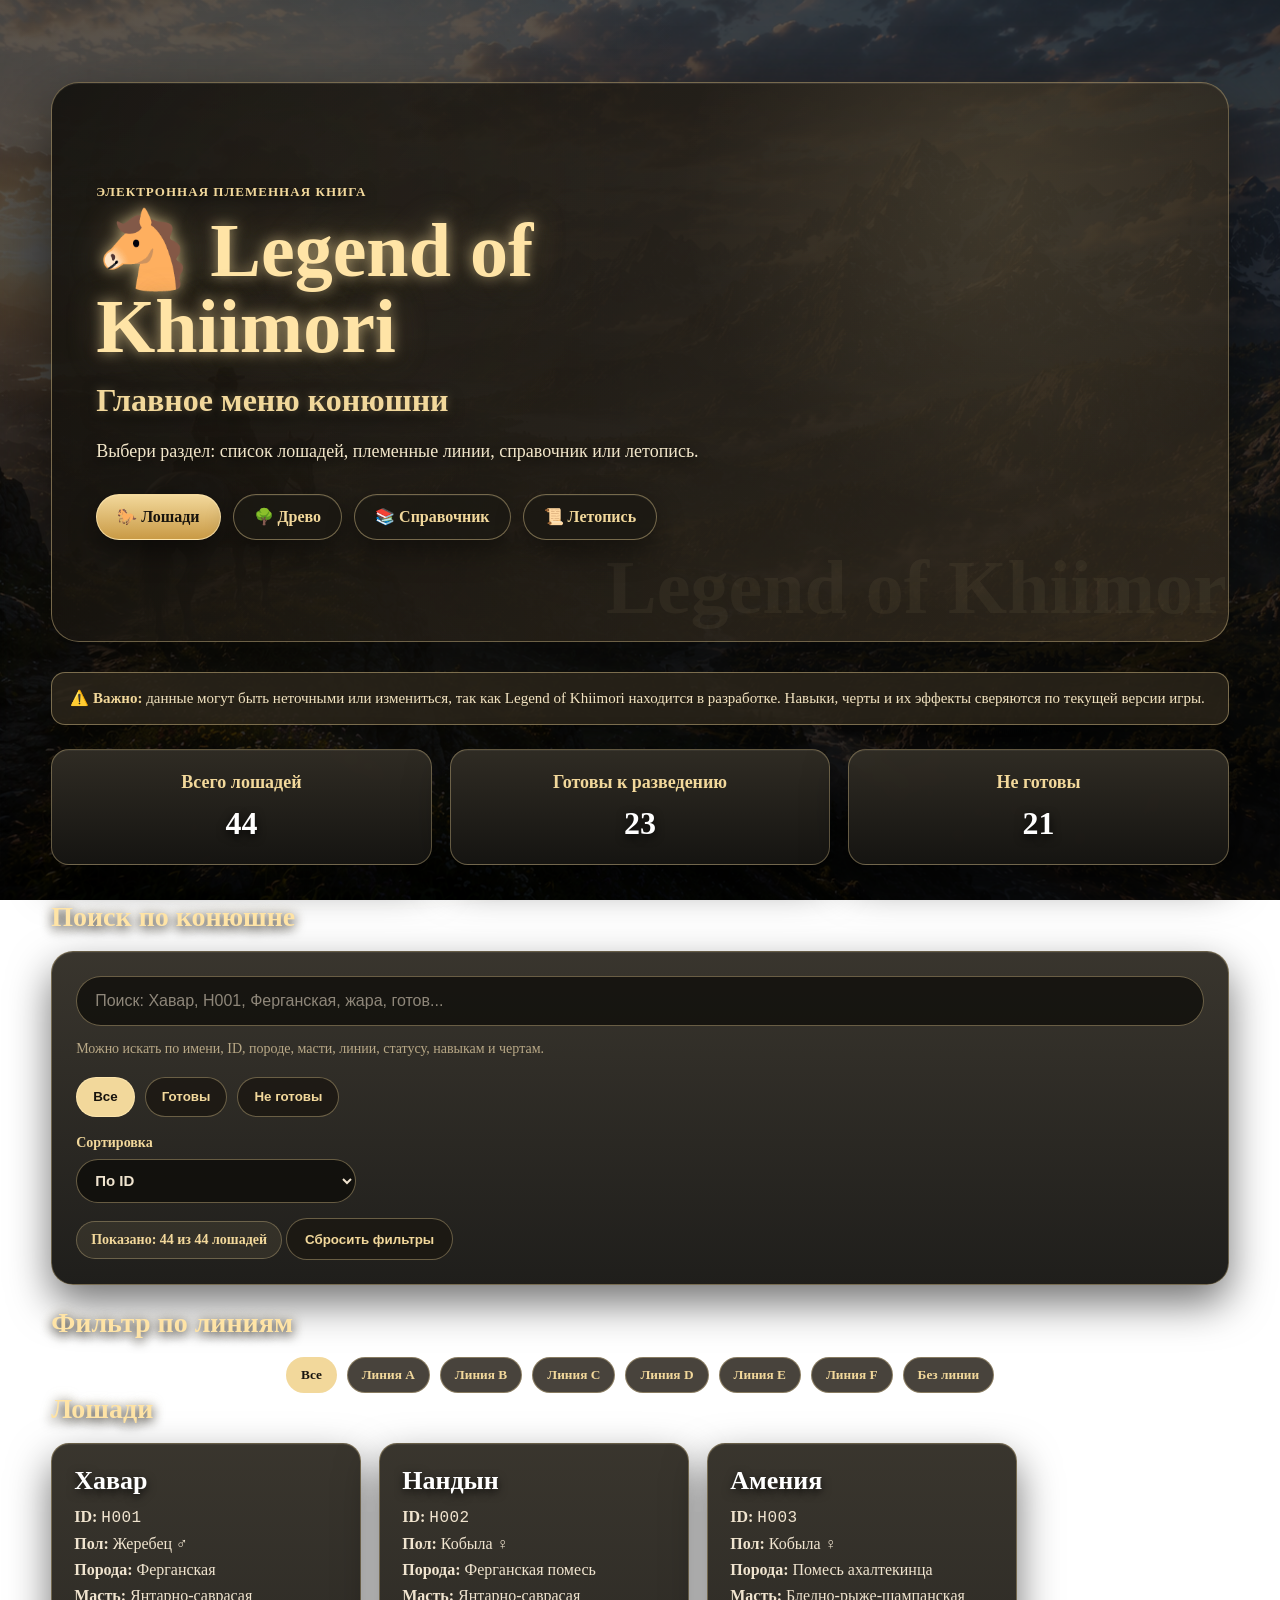
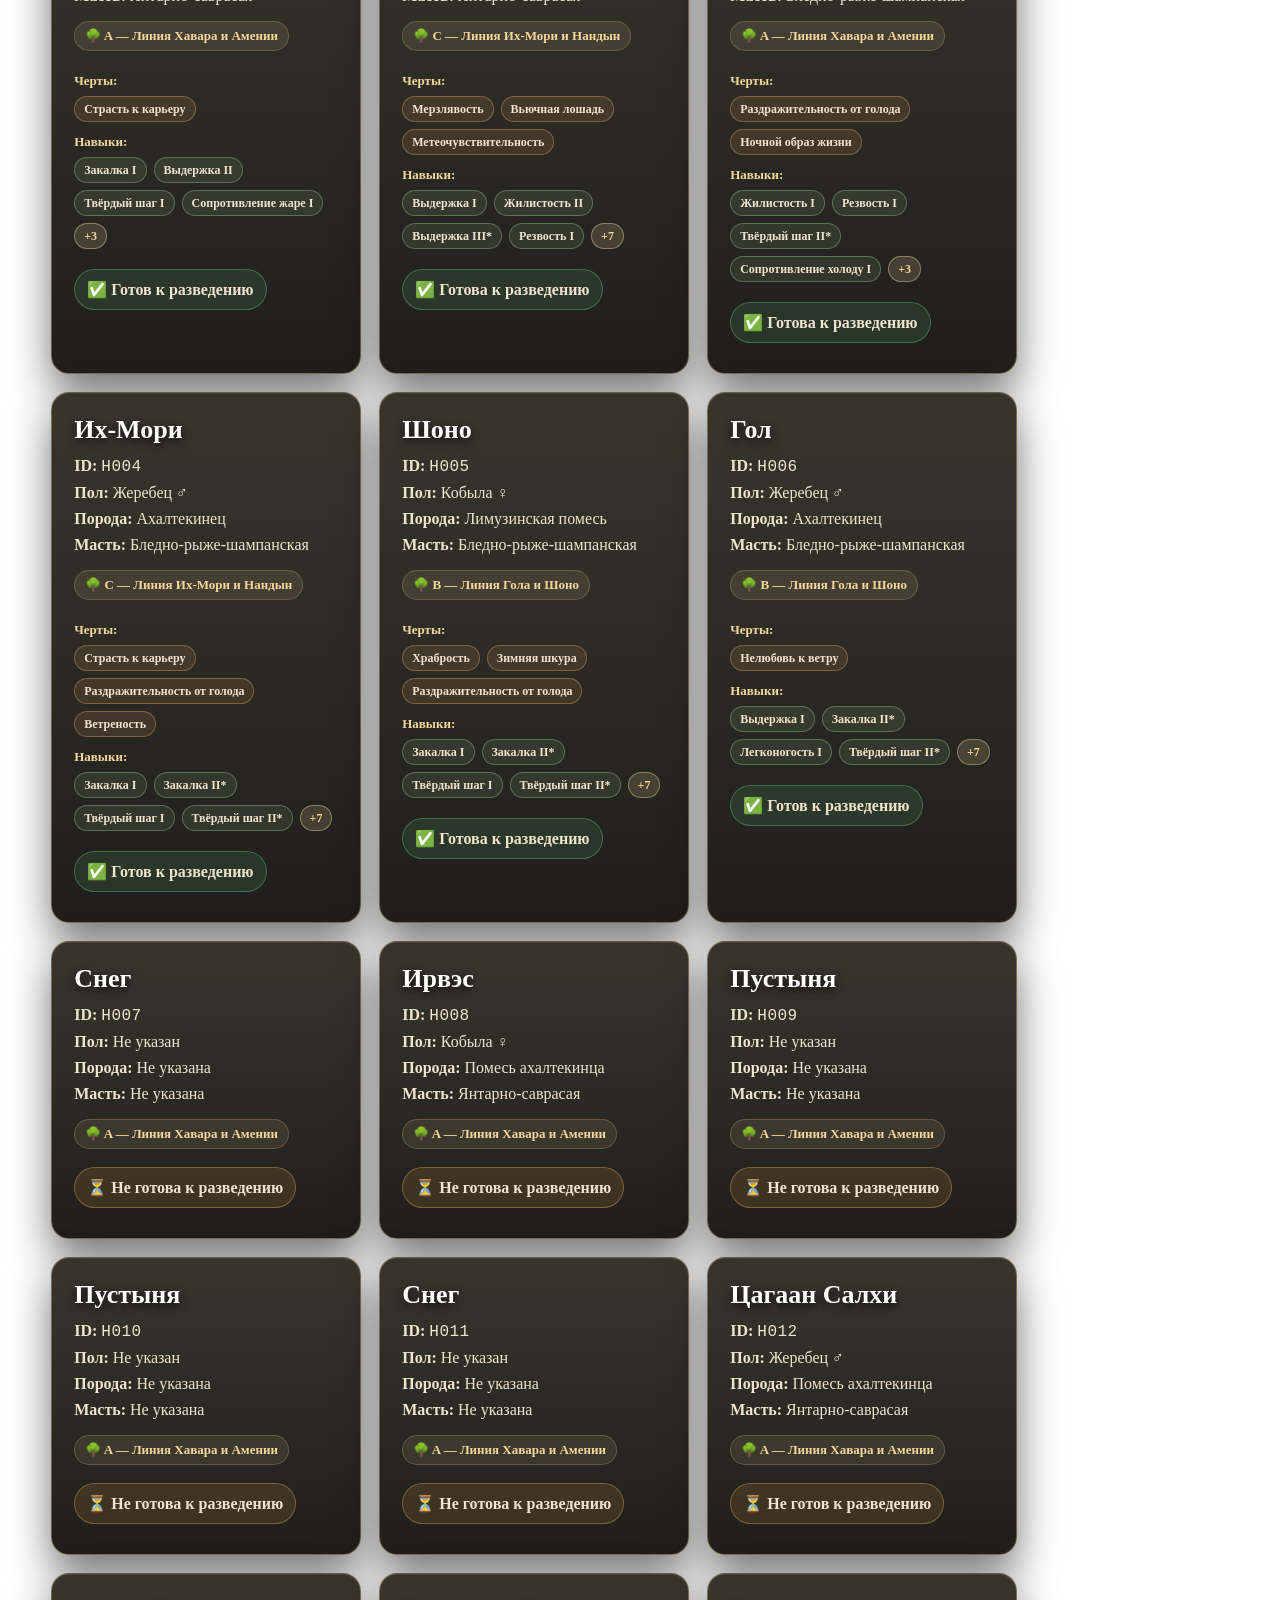
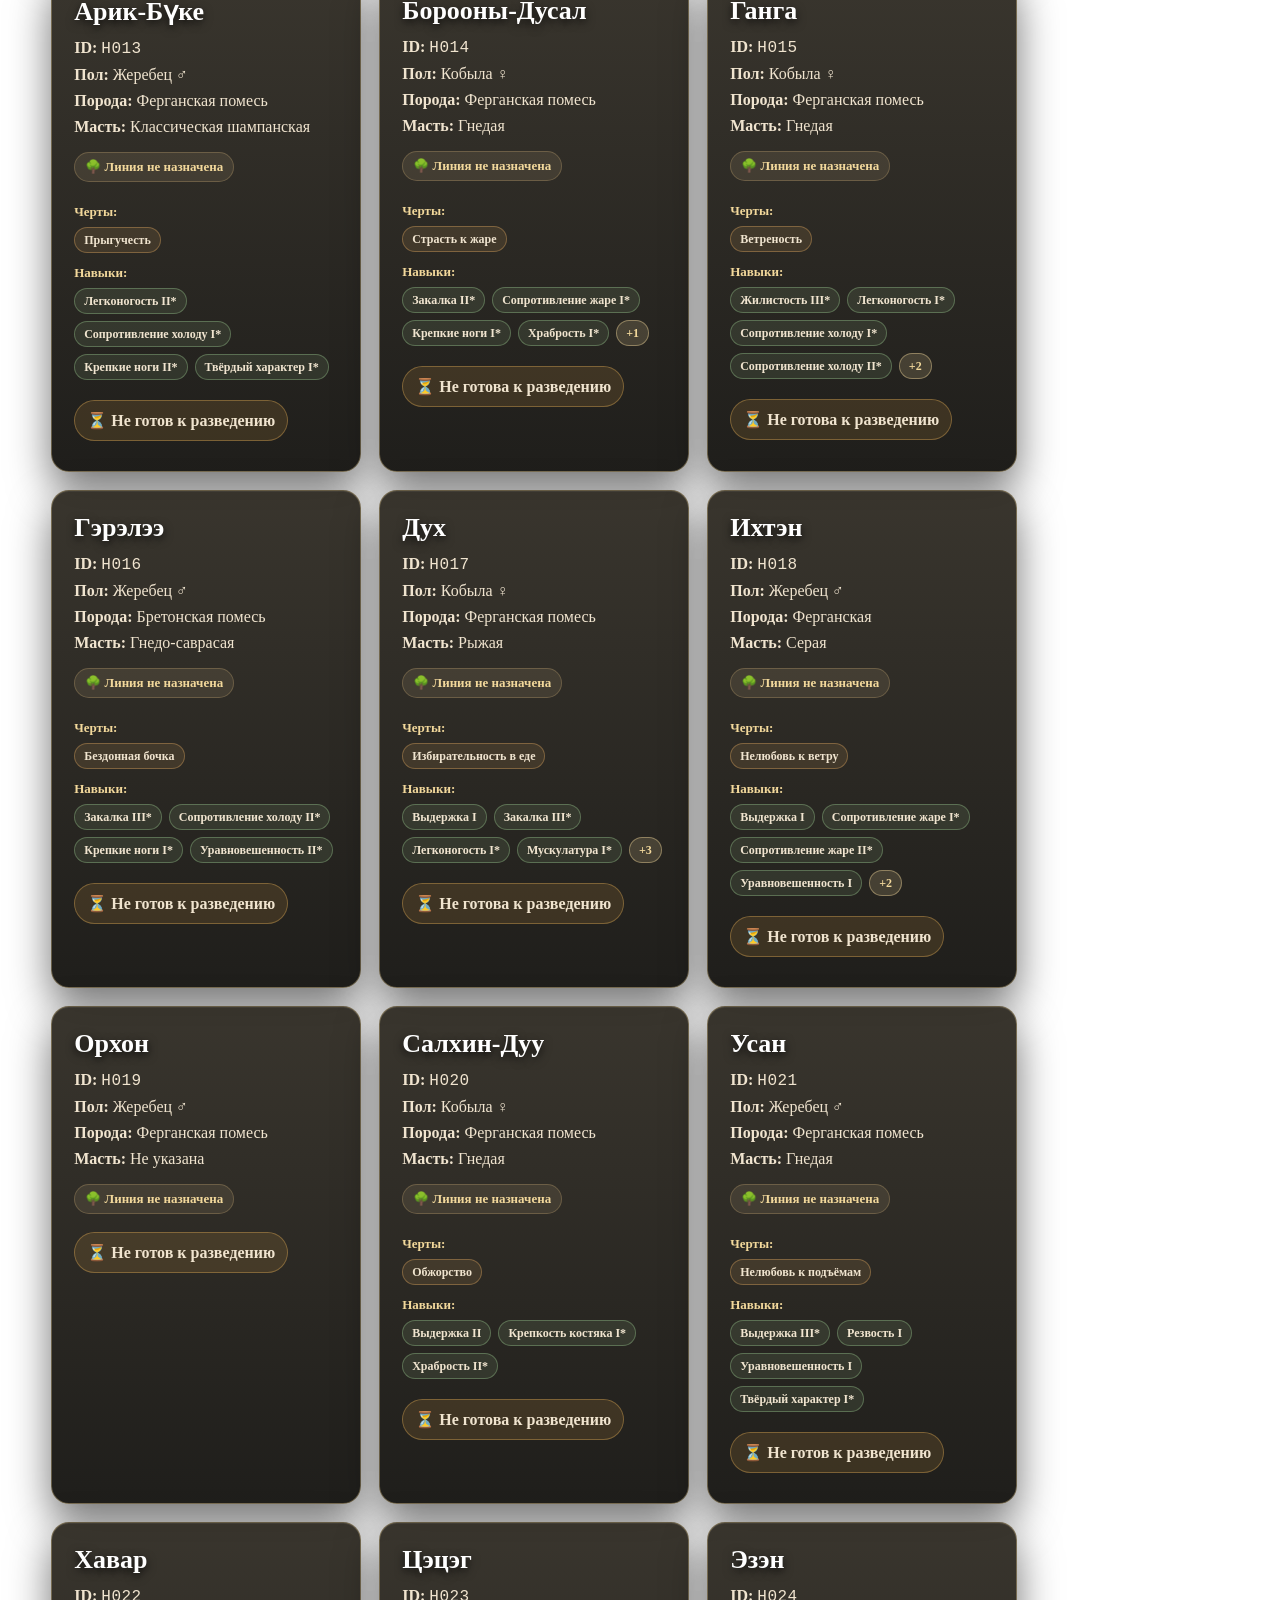
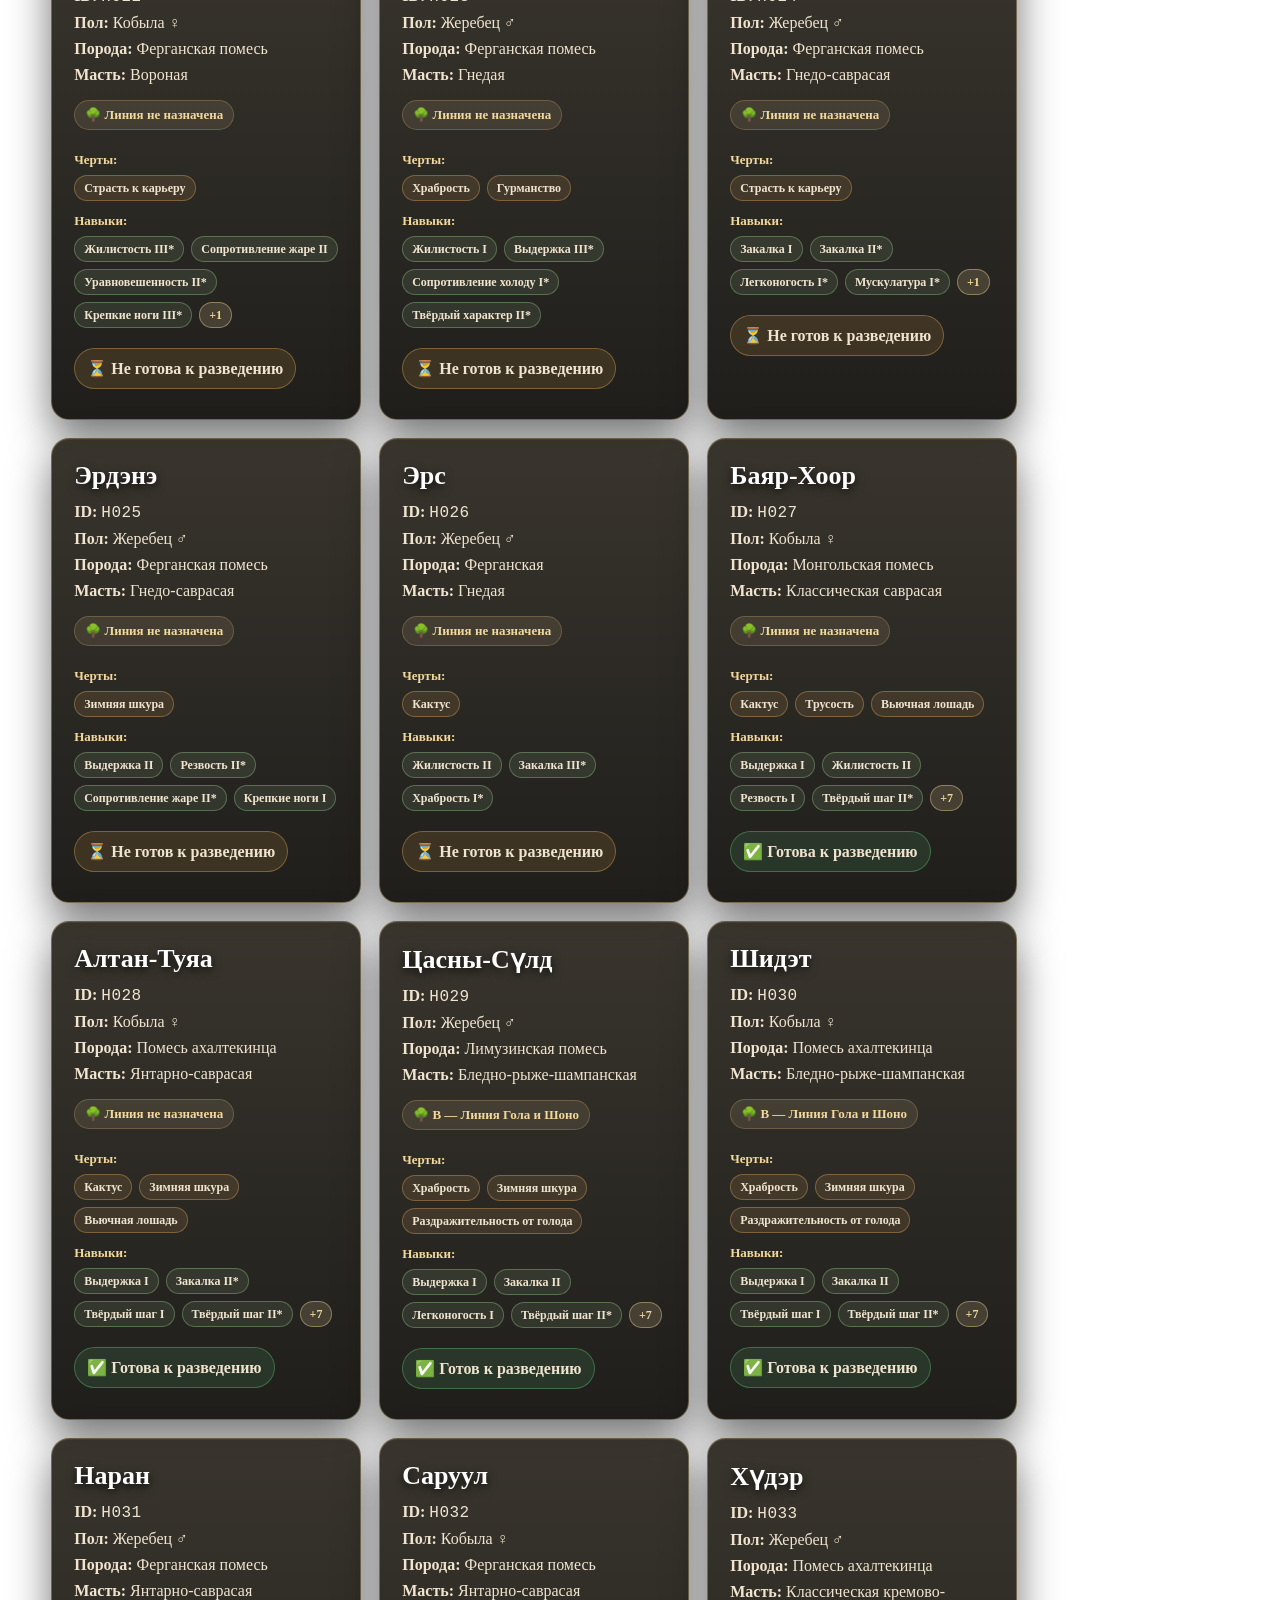
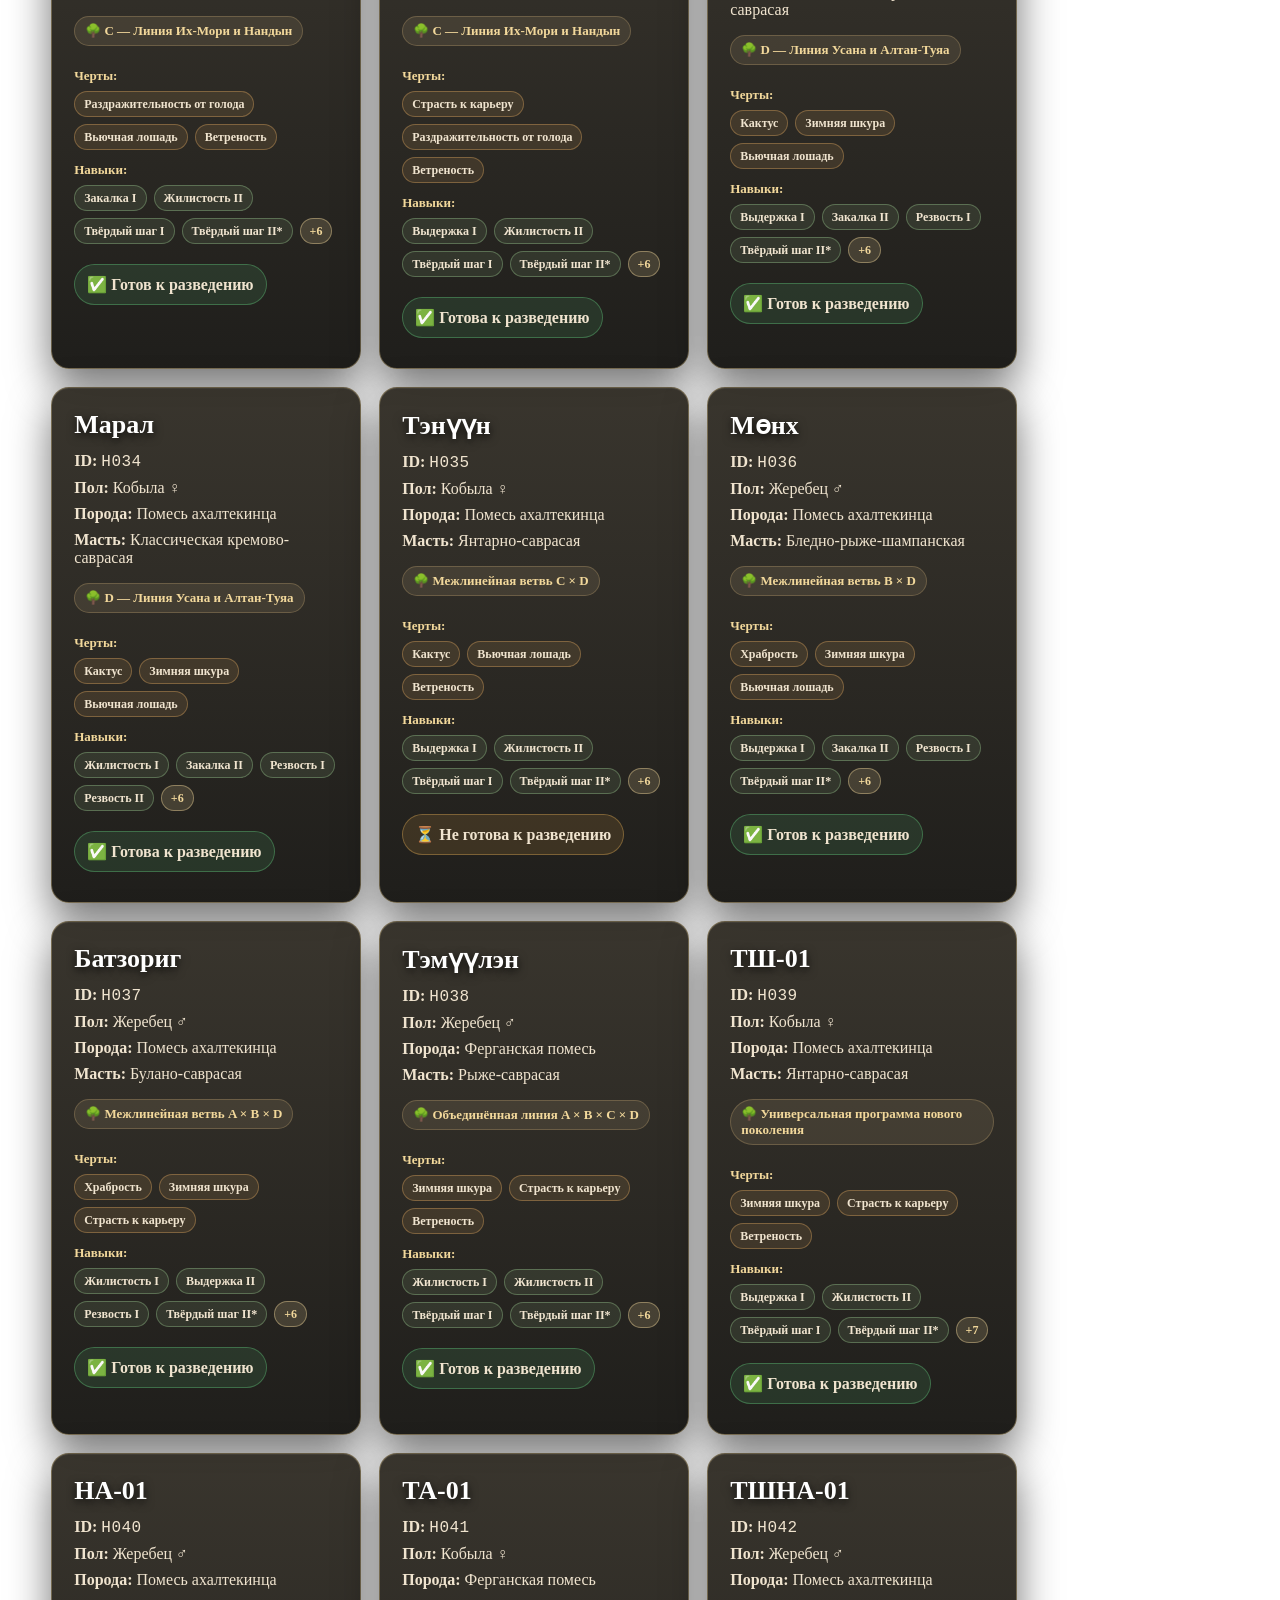
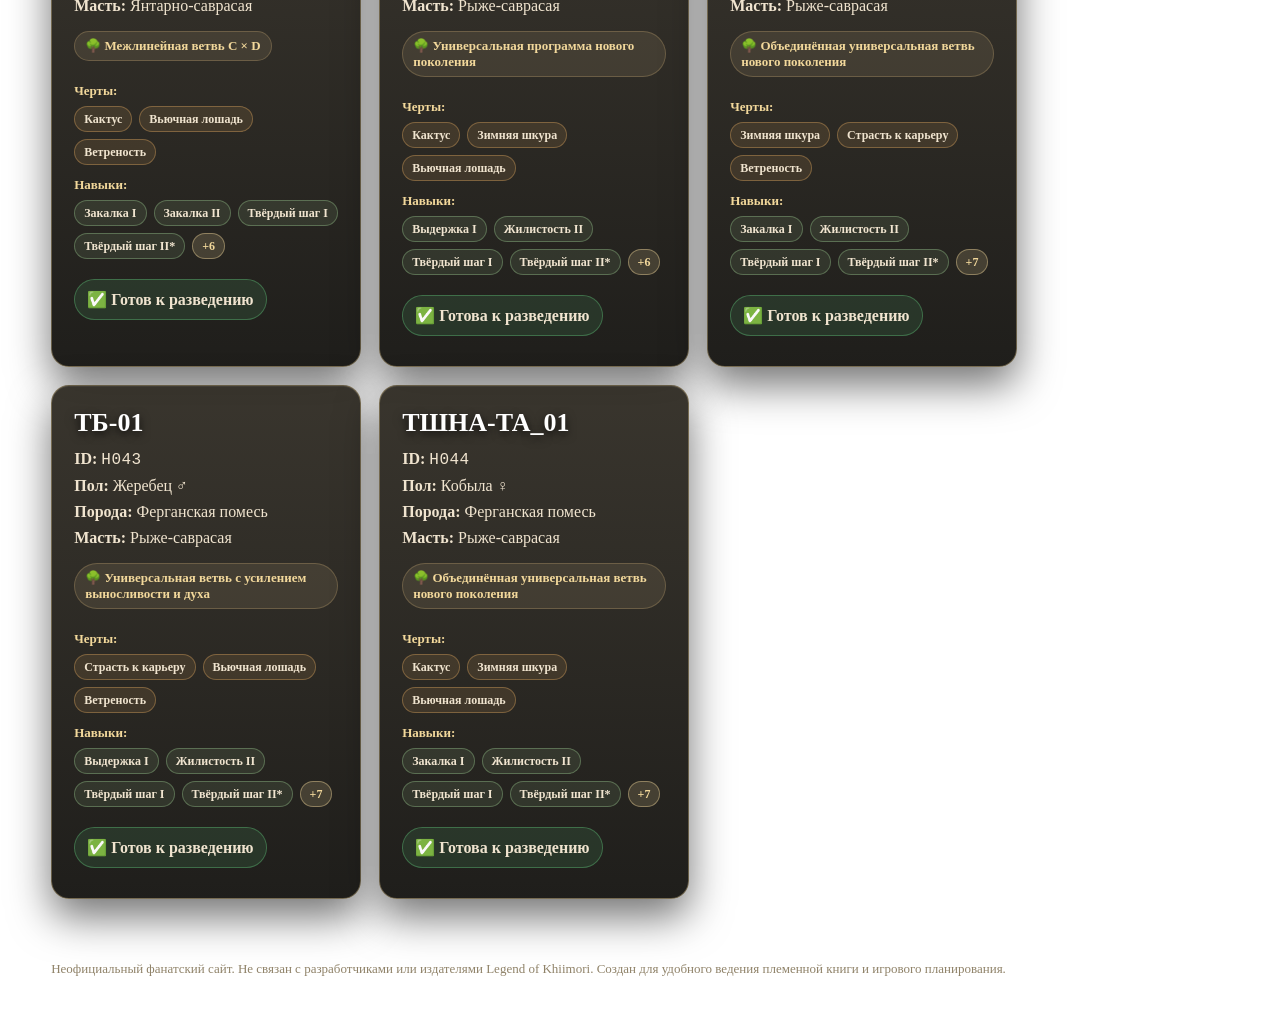
<file: index.html>
<!DOCTYPE html>
<html lang="ru">
<head>
    <meta charset="UTF-8">
    <meta name="viewport" content="width=device-width, initial-scale=1.0">
    <title>Legend of Khiimori — Племенная книга</title>

    <link rel="stylesheet" href="css/style.css">
</head>

<body class="home">

    <main class="page">
<section class="game-menu">
    <div class="game-menu-content">
        <p class="game-menu-kicker">Электронная племенная книга</p>

        <h1 class="game-menu-title">🐴 Legend of Khiimori</h1>

        <p class="game-menu-subtitle">
            Главное меню конюшни
        </p>

        <p class="game-menu-text">
            Выбери раздел: список лошадей, племенные линии, справочник или летопись.
        </p>

        <div class="game-menu-actions">
            <a href="#horses-section" class="game-menu-button primary">🐎 Лошади</a>
            <a href="tree.html" class="game-menu-button">🌳 Древо</a>
            <a href="reference.html" class="game-menu-button">📚 Справочник</a>
            <a href="chronicle.html" class="game-menu-button">📜 Летопись</a>
        </div>
    </div>
</section>
        <section class="disclaimer">
            <strong>⚠️ Важно:</strong>
            данные могут быть неточными или измениться, так как Legend of Khiimori находится в разработке.
            Навыки, черты и их эффекты сверяются по текущей версии игры.
        </section>

        <section class="stats">
            <div class="stat-card">
                <h2>Всего лошадей</h2>
                <p id="total-horses">0</p>
            </div>

            <div class="stat-card">
                <h2>Готовы к разведению</h2>
                <p id="ready-horses">0</p>
            </div>

            <div class="stat-card">
                <h2>Не готовы</h2>
                <p id="not-ready-horses">0</p>
            </div>
        </section>
<section class="section compact-section">
    <h2 class="section-title">Поиск по конюшне</h2>

    <div class="stable-search-panel">
        <input
            id="horse-search-input"
            class="stable-search-input"
            type="search"
            placeholder="Поиск: Хавар, H001, Ферганская, жара, готов..."
            autocomplete="off"
        >

        <p id="horse-search-hint" class="stable-search-hint">
            Можно искать по имени, ID, породе, масти, линии, статусу, навыкам и чертам.
        </p>
        <div class="stable-status-filter">
    <button class="status-filter-button active" data-status-filter="all">Все</button>
    <button class="status-filter-button" data-status-filter="ready">Готовы</button>
    <button class="status-filter-button" data-status-filter="not-ready">Не готовы</button>
</div>
<div class="stable-sort-panel">
    <label for="horse-sort-select">Сортировка</label>

    <select id="horse-sort-select" class="stable-sort-select">
        <option value="id">По ID</option>
        <option value="name">По имени</option>
        <option value="line">По линии</option>
        <option value="status">По готовности</option>
    </select>
</div>
<p id="horse-visible-count" class="stable-visible-count">
    Показано: 0 из 0 лошадей
</p>
<button id="reset-stable-filters" class="stable-reset-button">
    Сбросить фильтры
</button>
</section>
        <section class="section compact-section">
            <h2 class="section-title">Фильтр по линиям</h2>

            <div class="line-filter-bar">
                <button class="line-filter active" type="button" data-line-filter="all">Все</button>
                <button class="line-filter" type="button" data-line-filter="A">Линия A</button>
                <button class="line-filter" type="button" data-line-filter="B">Линия B</button>
                <button class="line-filter" type="button" data-line-filter="C">Линия C</button>
                <button class="line-filter" type="button" data-line-filter="D">Линия D</button>
                <button class="line-filter" type="button" data-line-filter="E">Линия E</button>
                <button class="line-filter" type="button" data-line-filter="F">Линия F</button>
                <button class="line-filter" type="button" data-line-filter="none">Без линии</button>
            </div>
        </section>

        <section id="horses-section" class="section">
            <h2 class="section-title">Лошади</h2>

            <div id="horse-list" class="horse-list">
                <p>Загрузка лошадей...</p>
            </div>
        </section>

    </main>

    <footer class="site-footer">
        <p class="fan-disclaimer">
            Неофициальный фанатский сайт. Не связан с разработчиками или издателями Legend of Khiimori.
            Создан для удобного ведения племенной книги и игрового планирования.
        </p>
    </footer>

    <script src="js/app.js"></script>

</body>
</html>
</file>
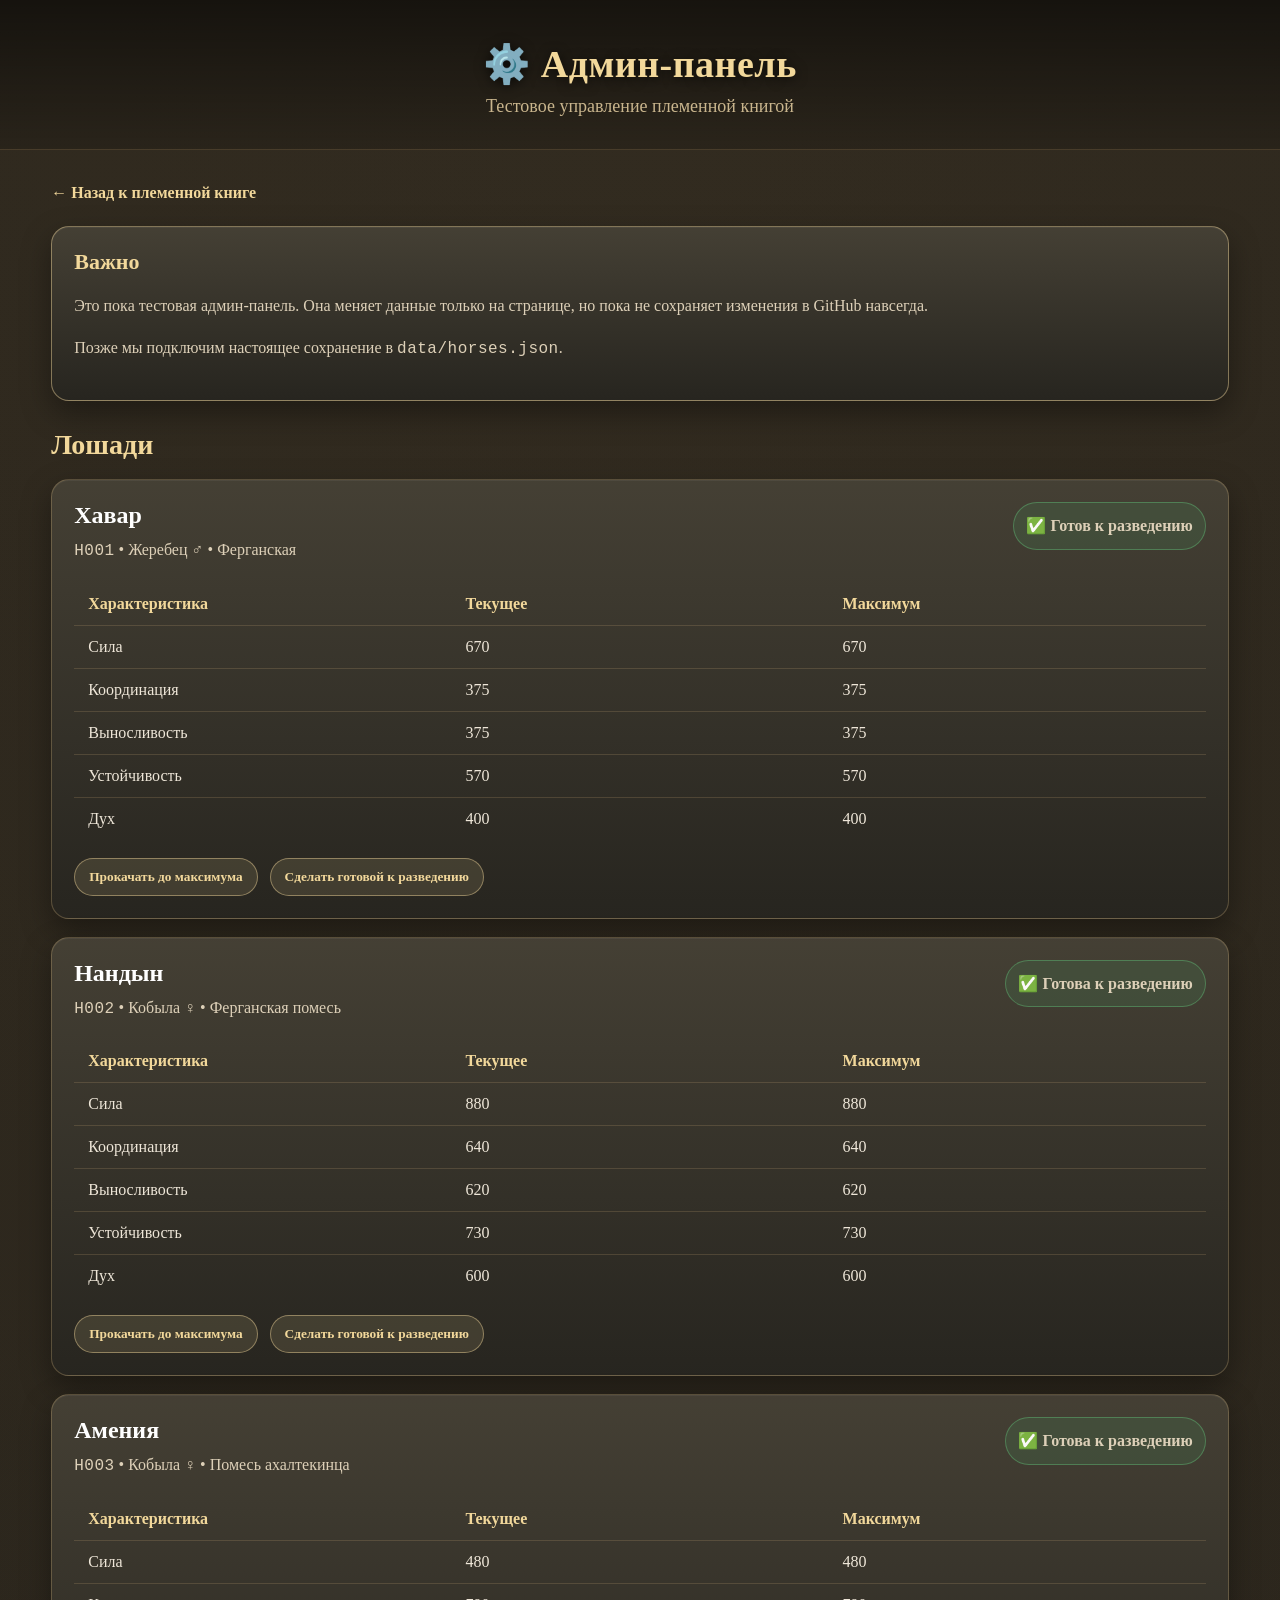
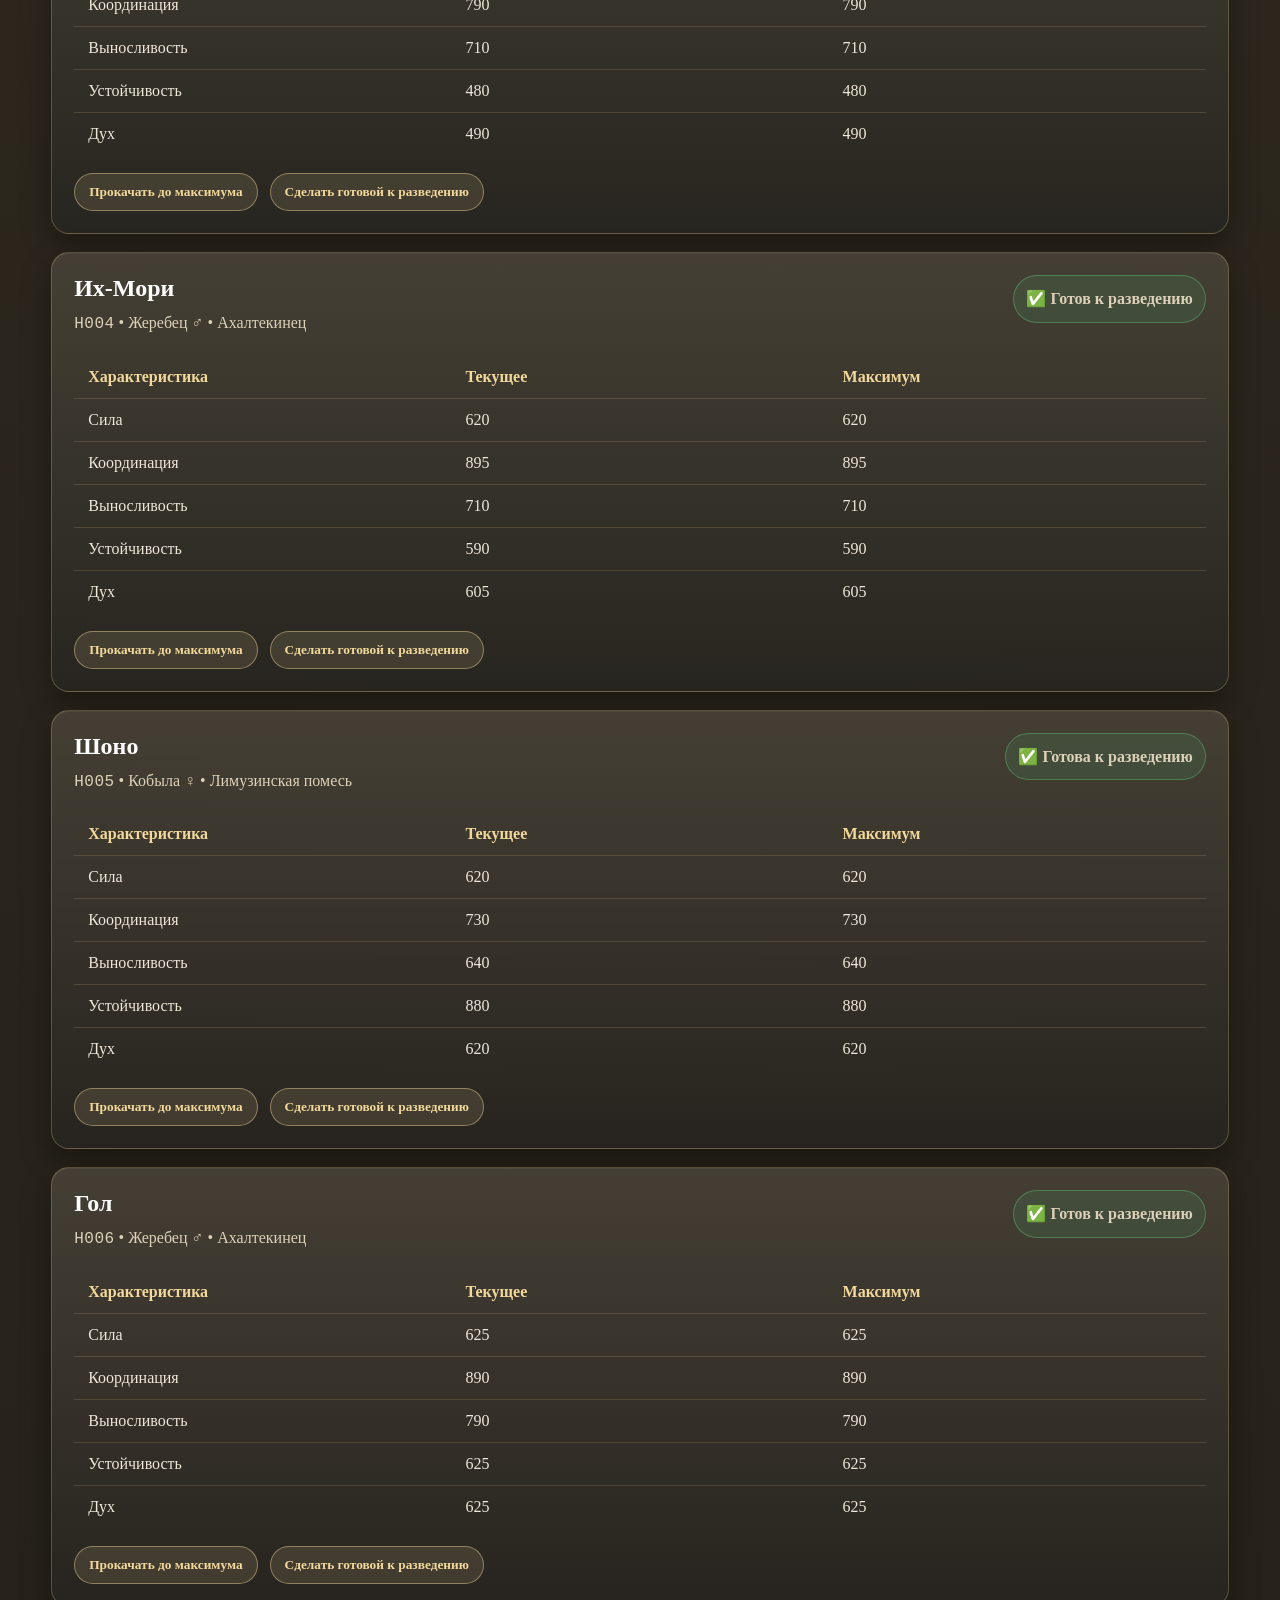
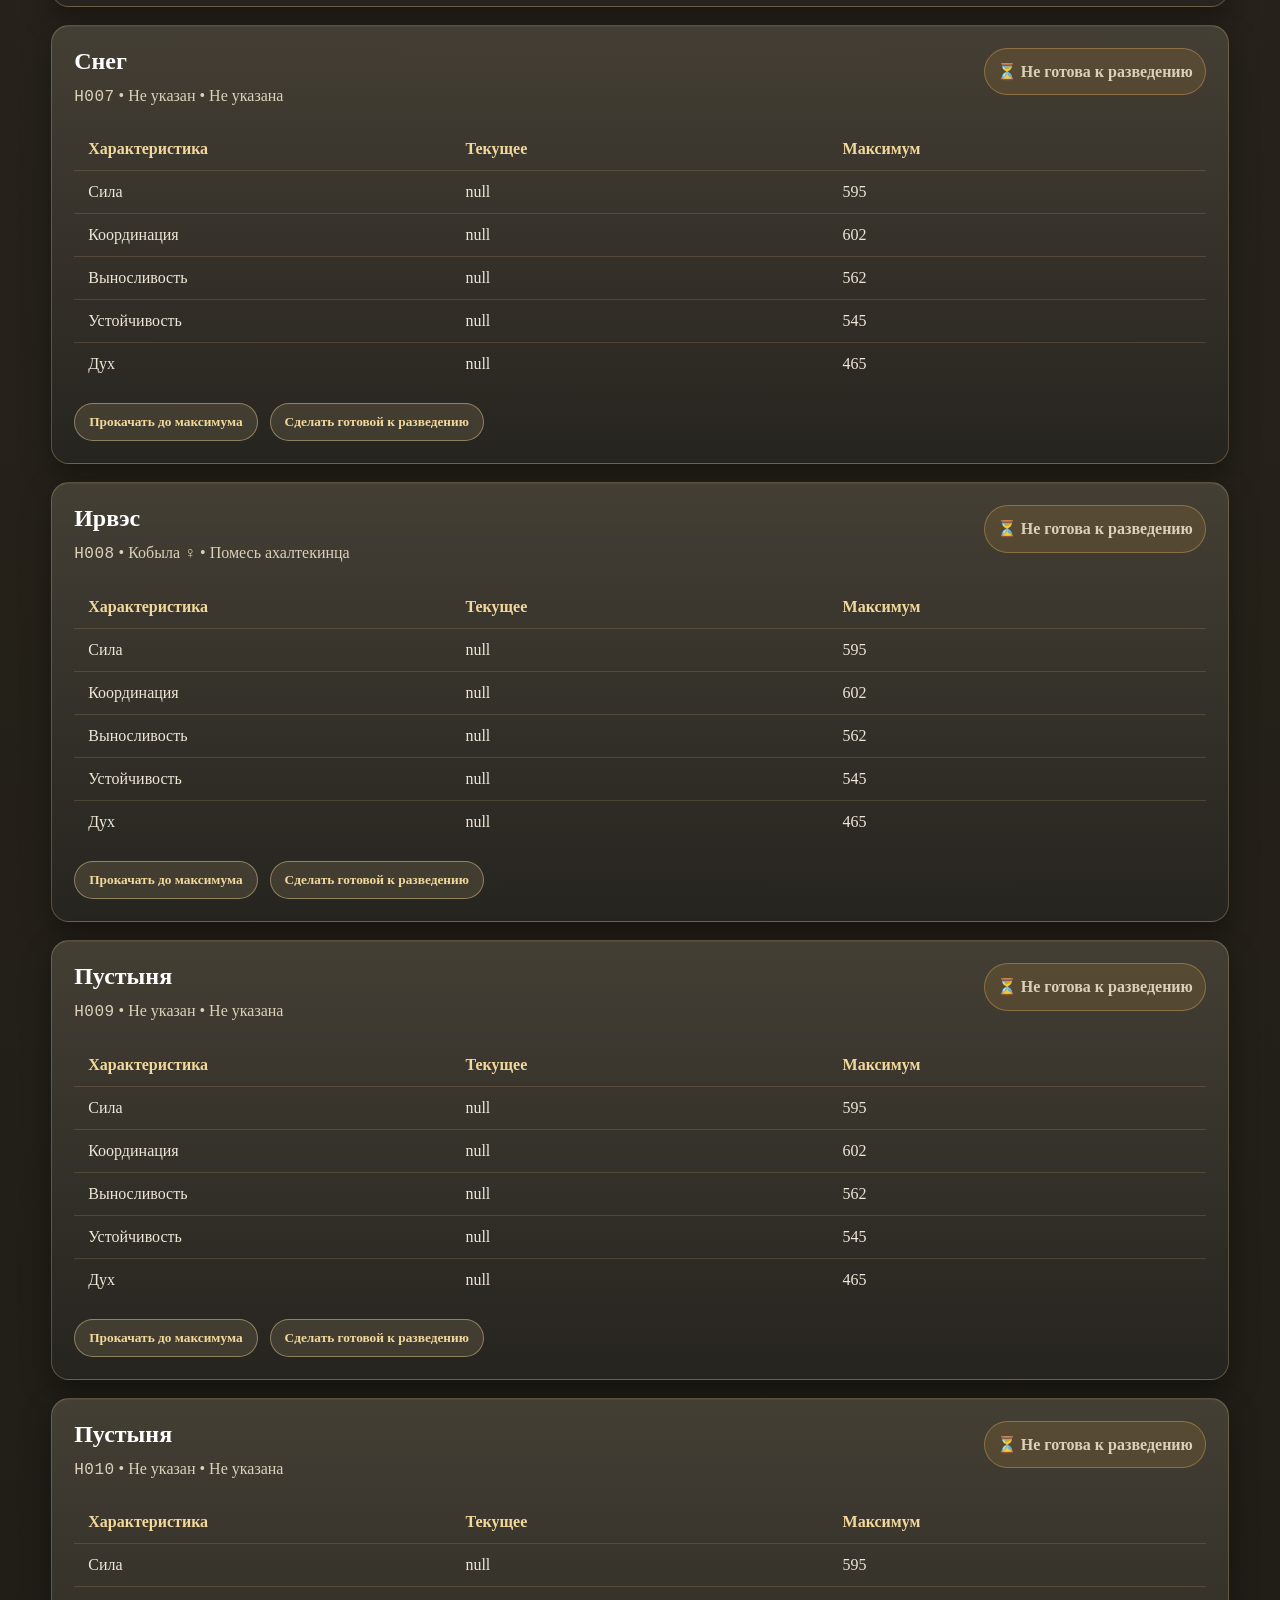
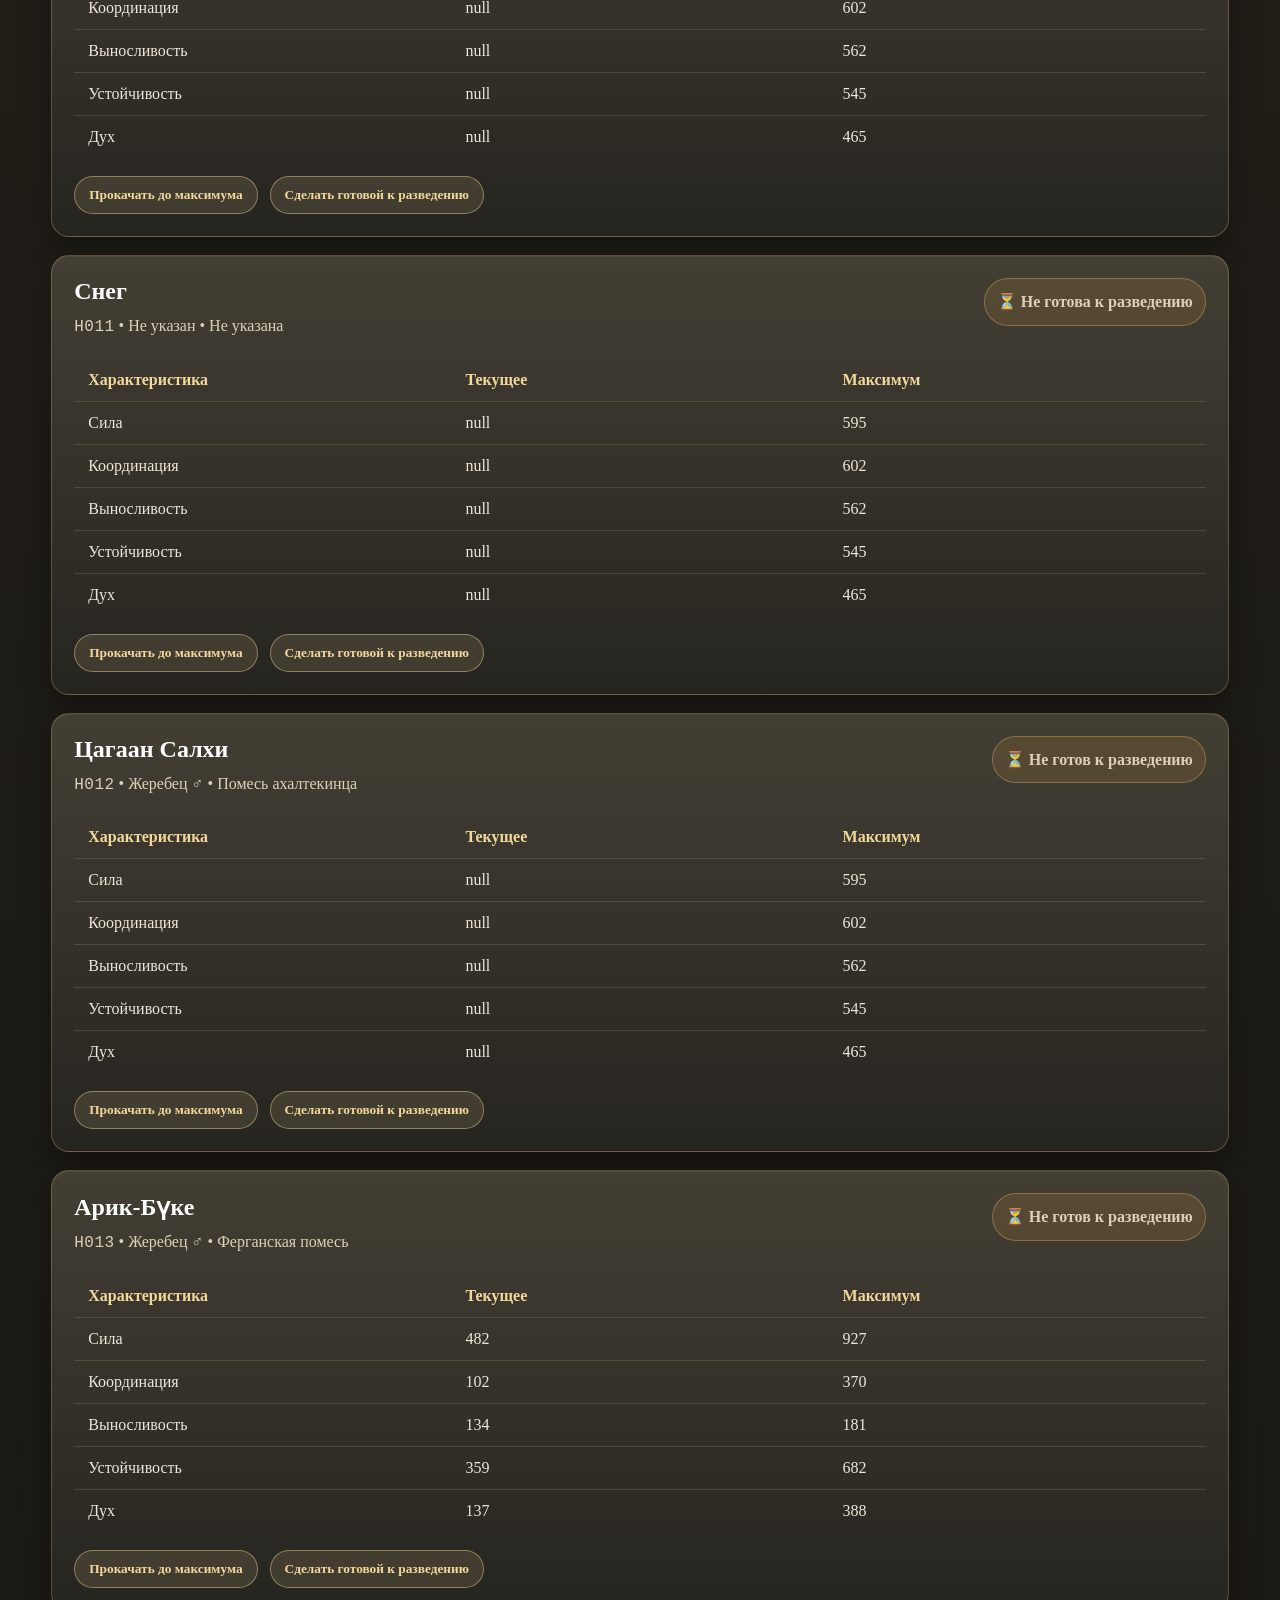
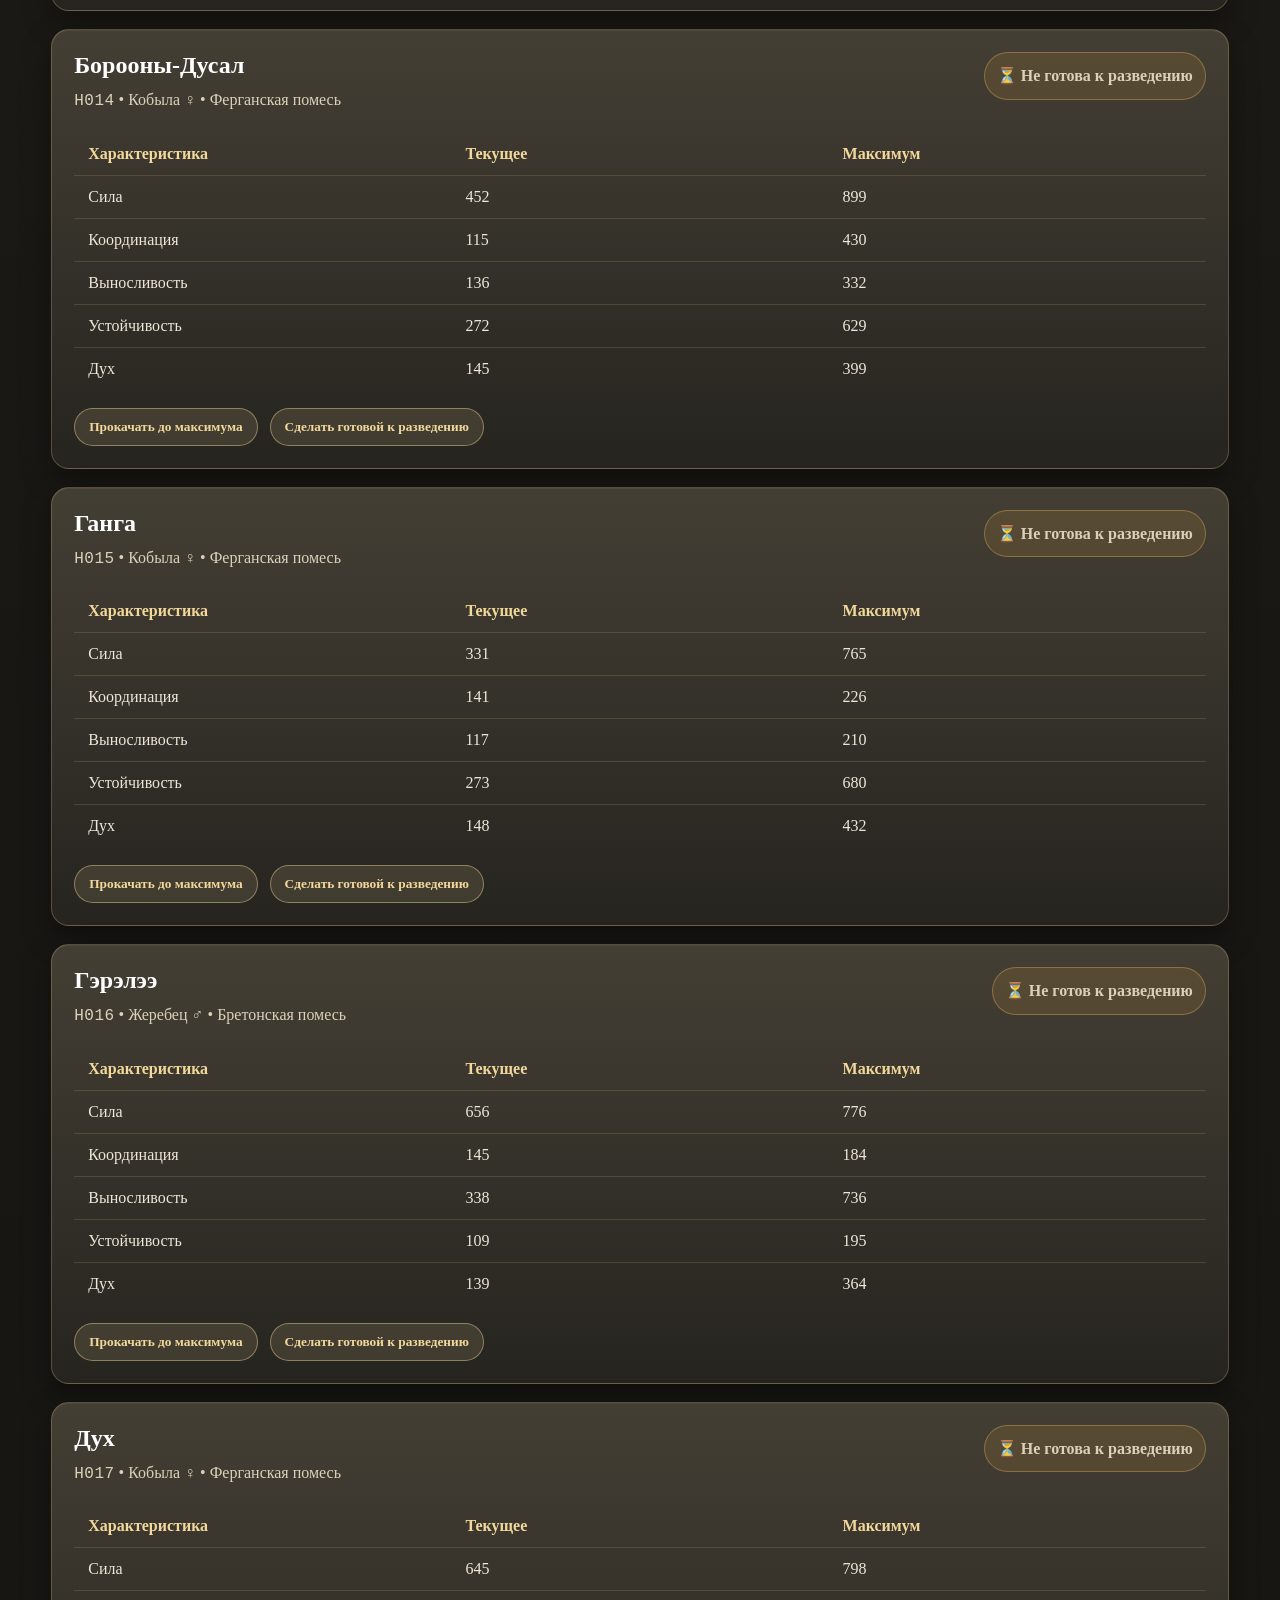
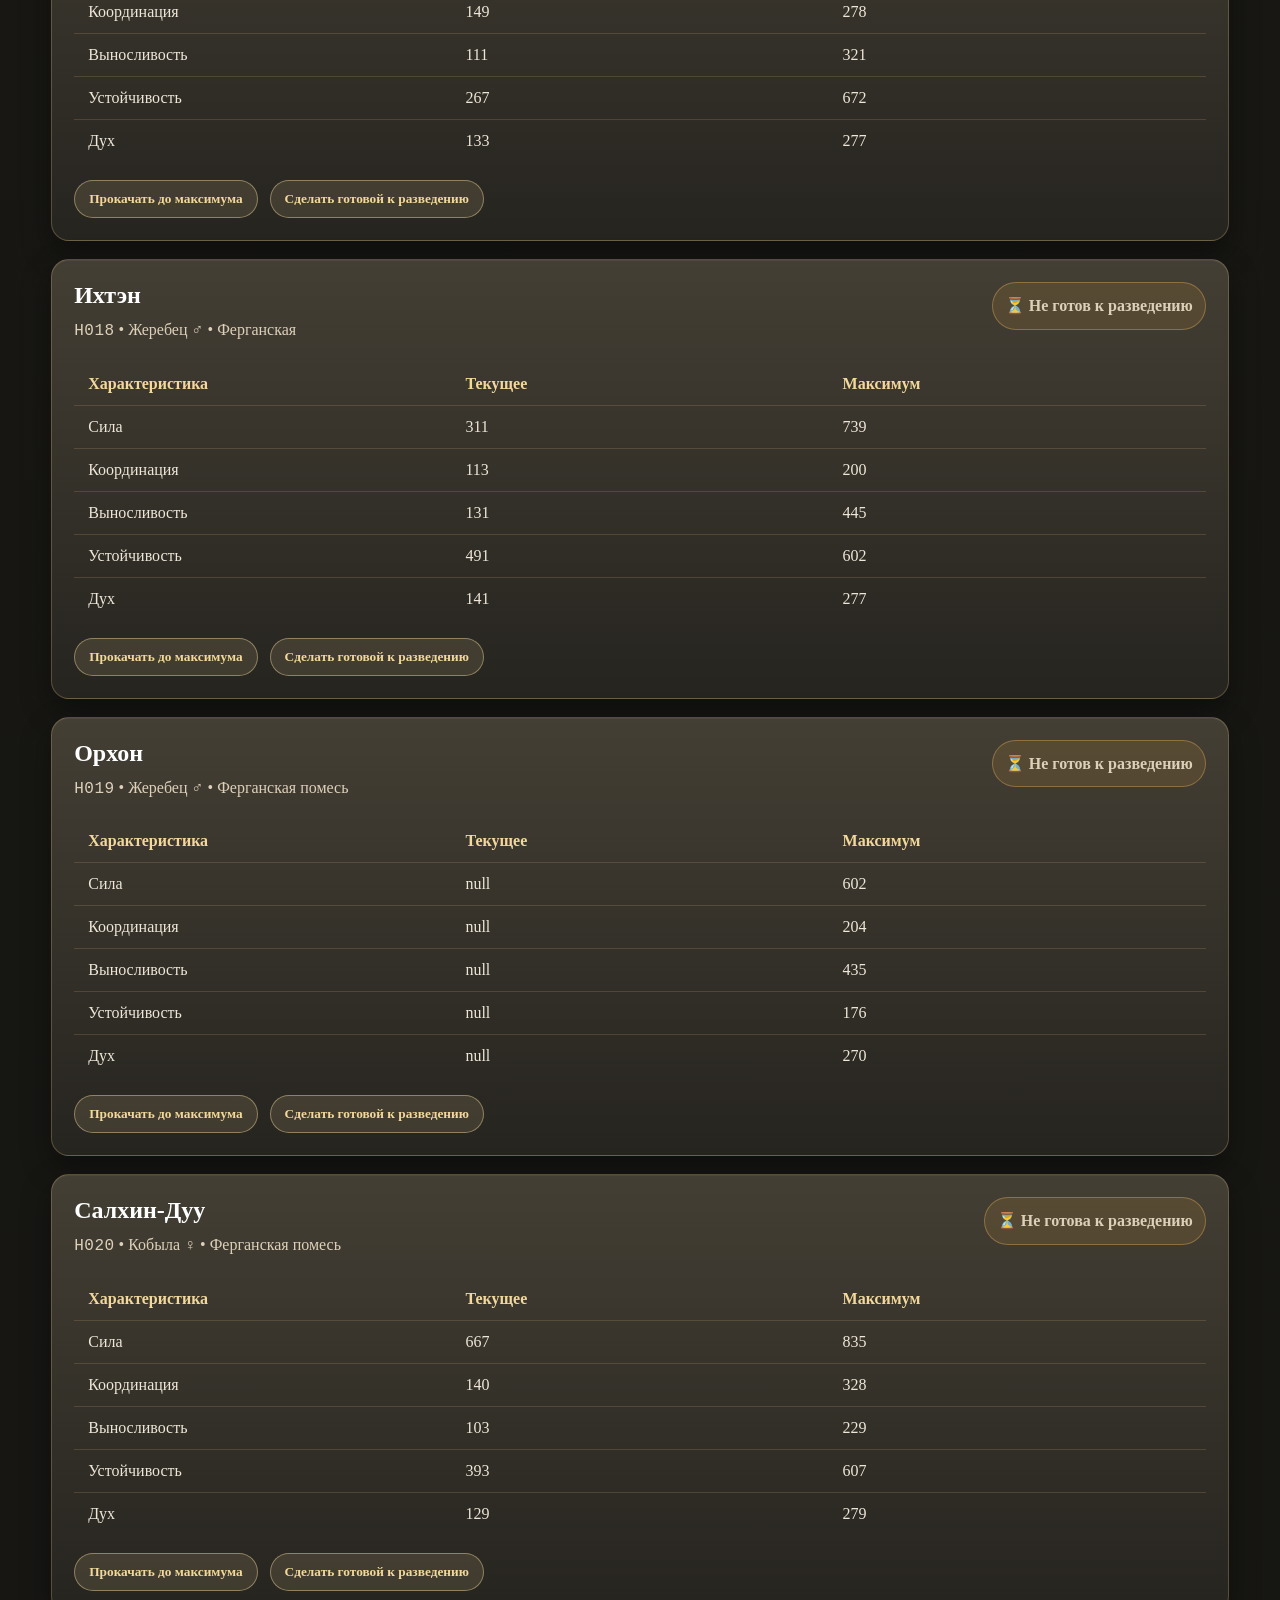
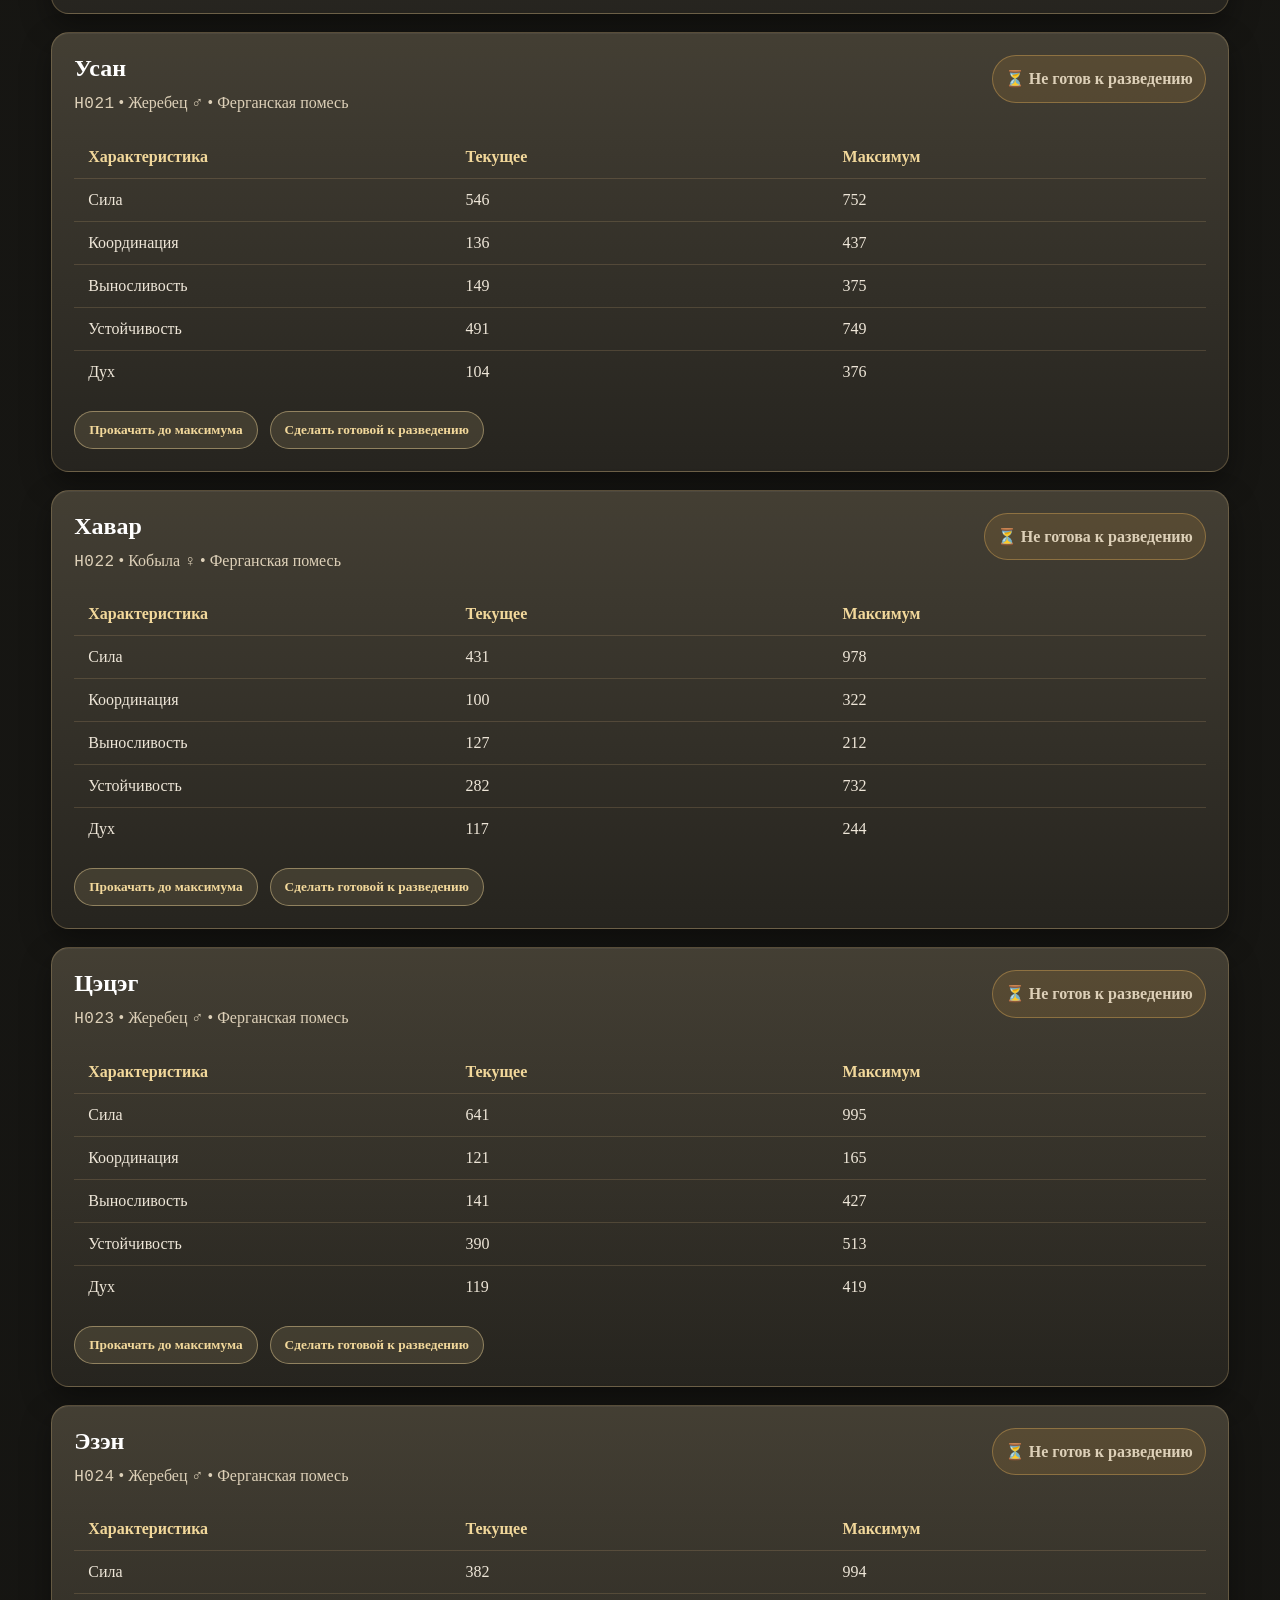
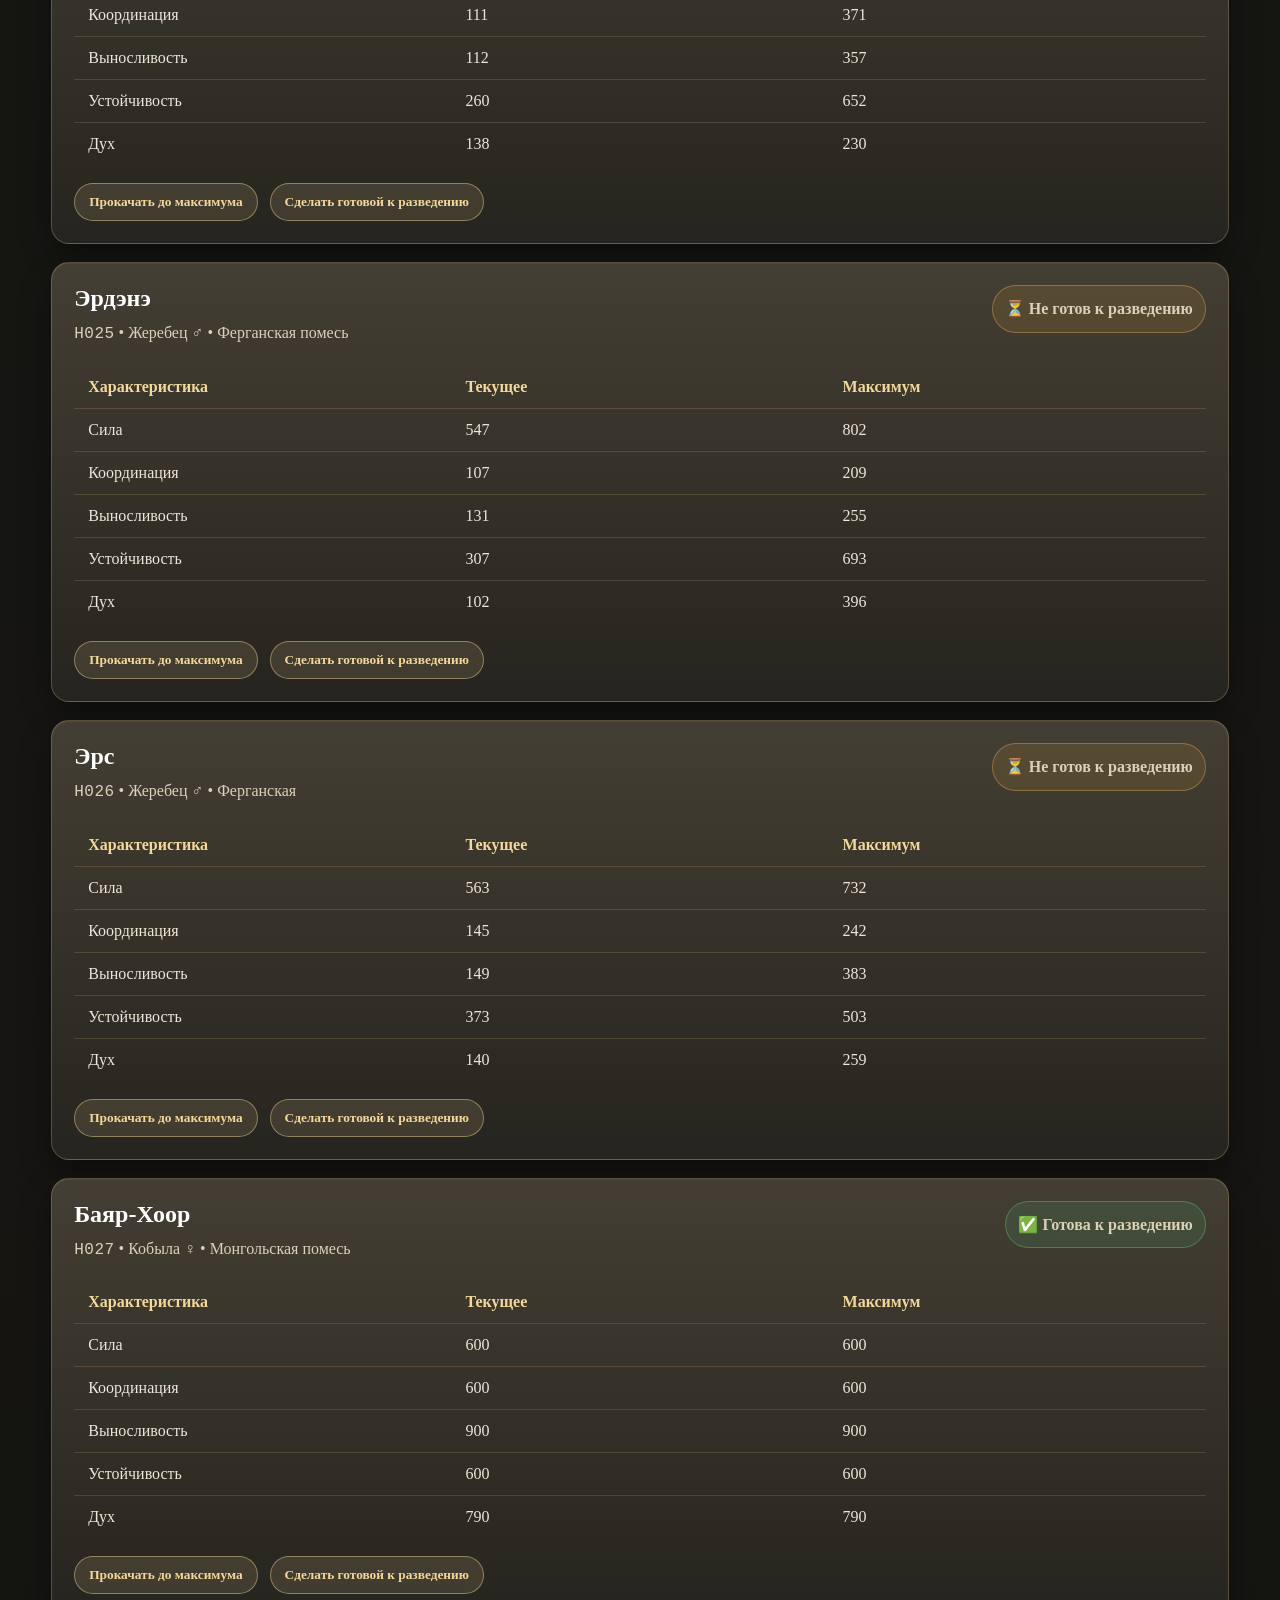
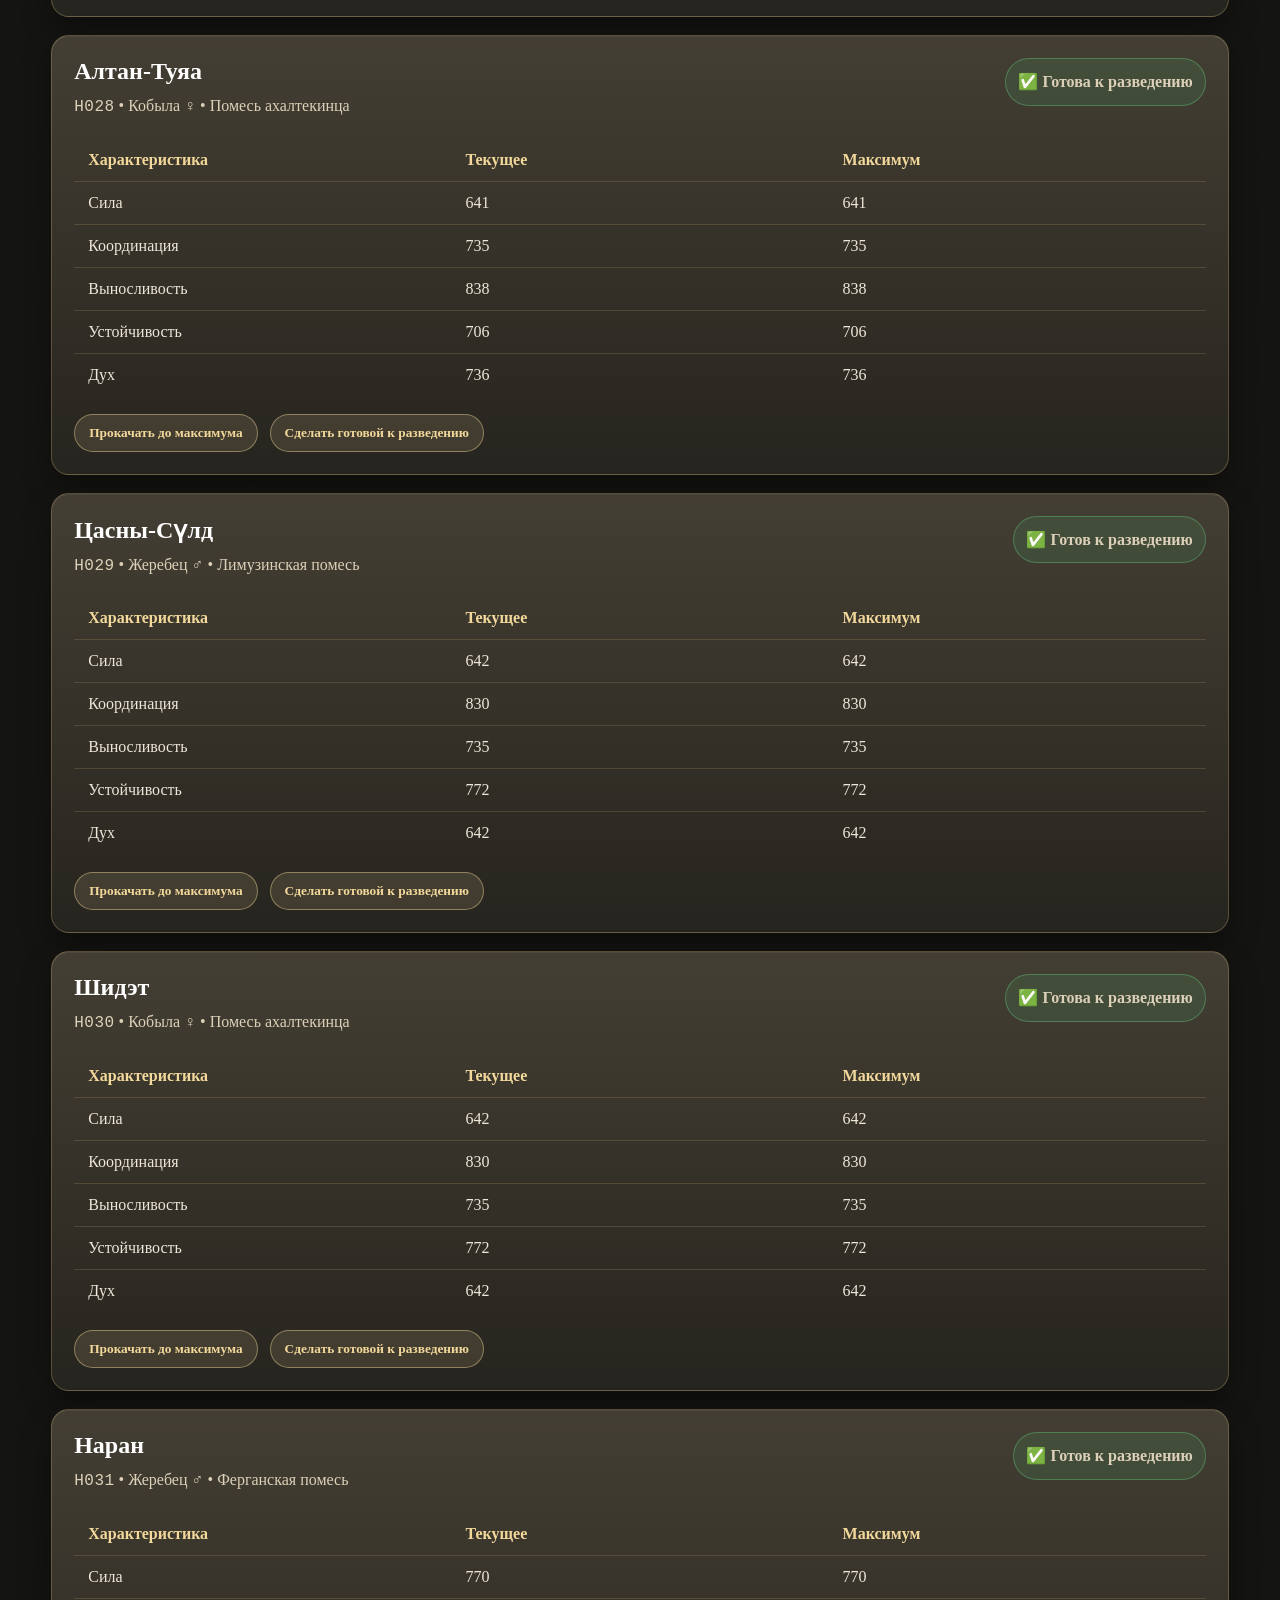
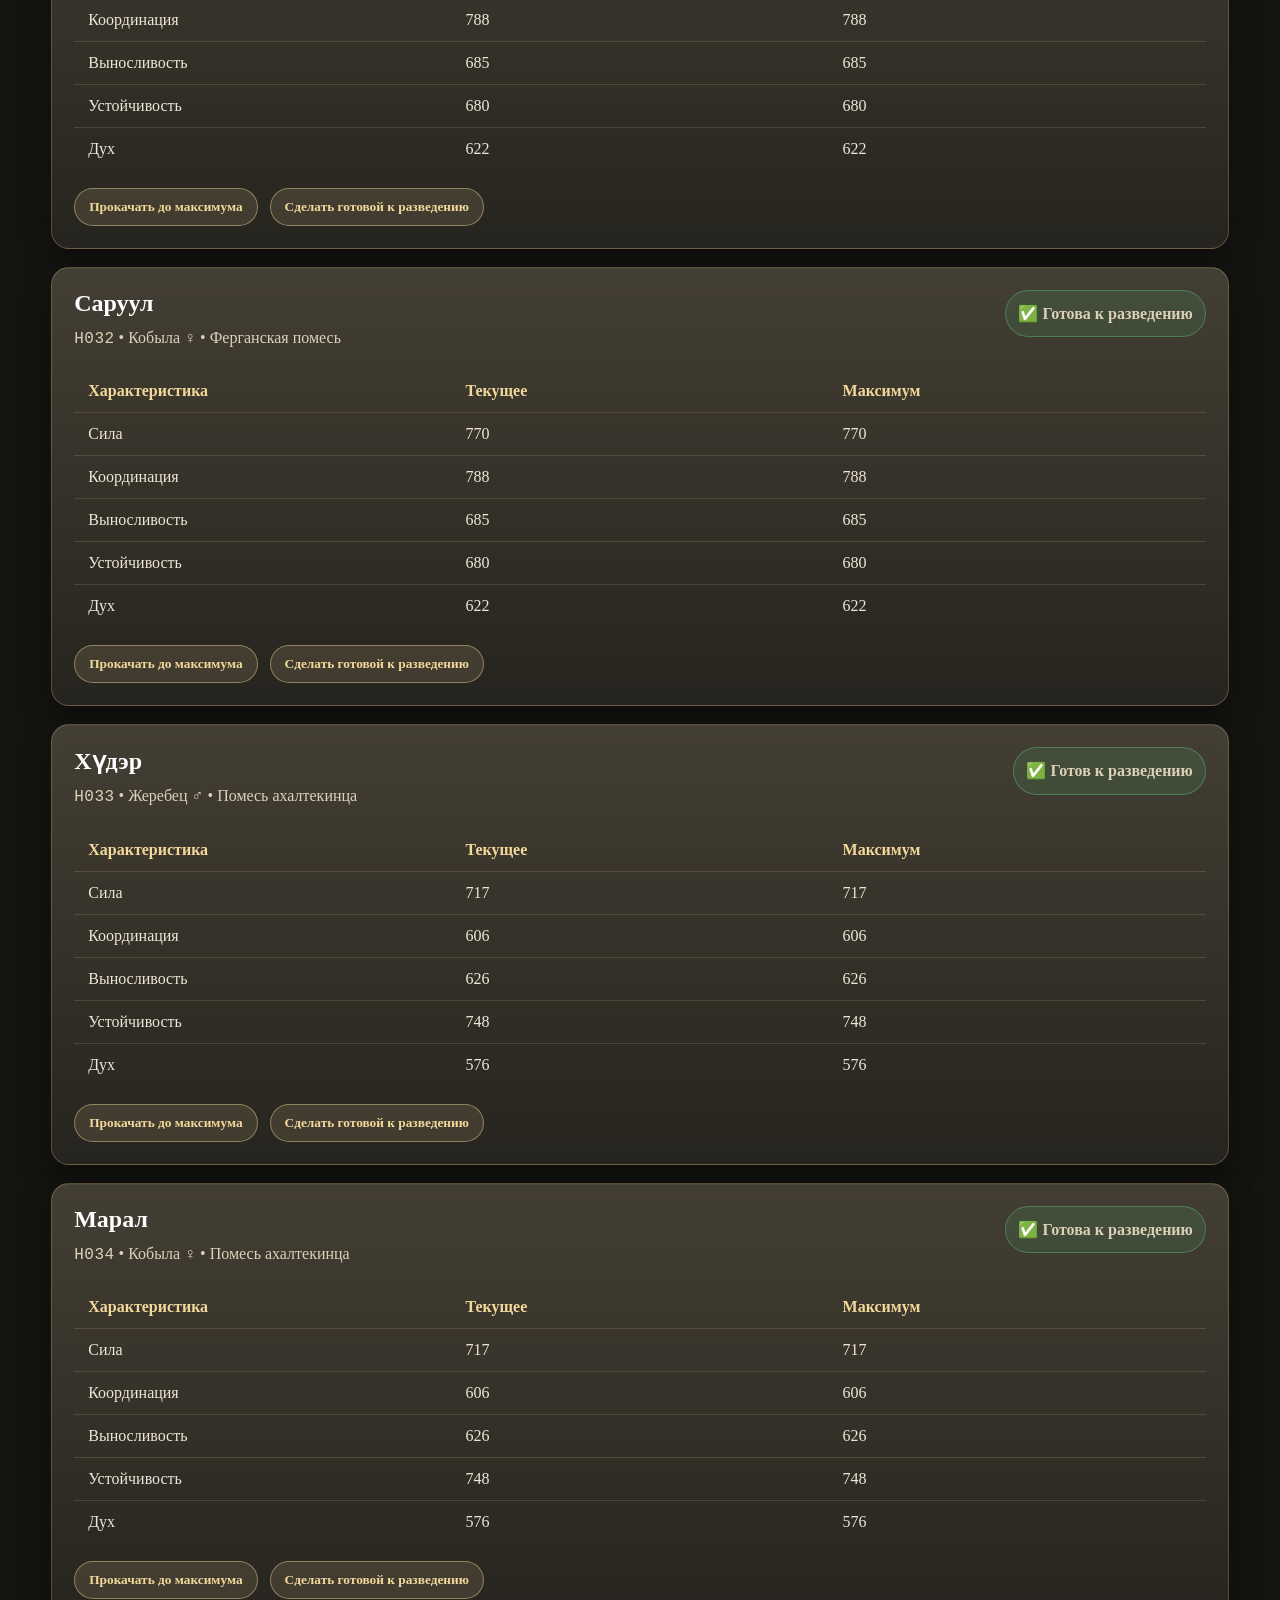
<file: admin.html>
<!DOCTYPE html>
<html lang="ru">
<head>
    <meta charset="UTF-8">
    <meta name="viewport" content="width=device-width, initial-scale=1.0">
    <title>Админ-панель — Legend of Khiimori</title>

    <link rel="stylesheet" href="css/style.css">
</head>

<body>

    <header class="site-header">
        <h1>⚙️ Админ-панель</h1>
        <p>Тестовое управление племенной книгой</p>
    </header>

    <main class="page">

        <a class="back-link" href="index.html">← Назад к племенной книге</a>

        <section class="profile-card wide admin-warning">
            <h2>Важно</h2>
            <p>
                Это пока тестовая админ-панель. Она меняет данные только на странице,
                но пока не сохраняет изменения в GitHub навсегда.
            </p>
            <p>
                Позже мы подключим настоящее сохранение в <span class="id-code">data/horses.json</span>.
            </p>
        </section>

        <section class="section">
            <h2 class="section-title">Лошади</h2>

            <div id="admin-horse-list" class="admin-horse-list">
                <p>Загрузка лошадей...</p>
            </div>
        </section>

    </main>

    <script src="js/admin.js"></script>
</body>
</html>
</file>
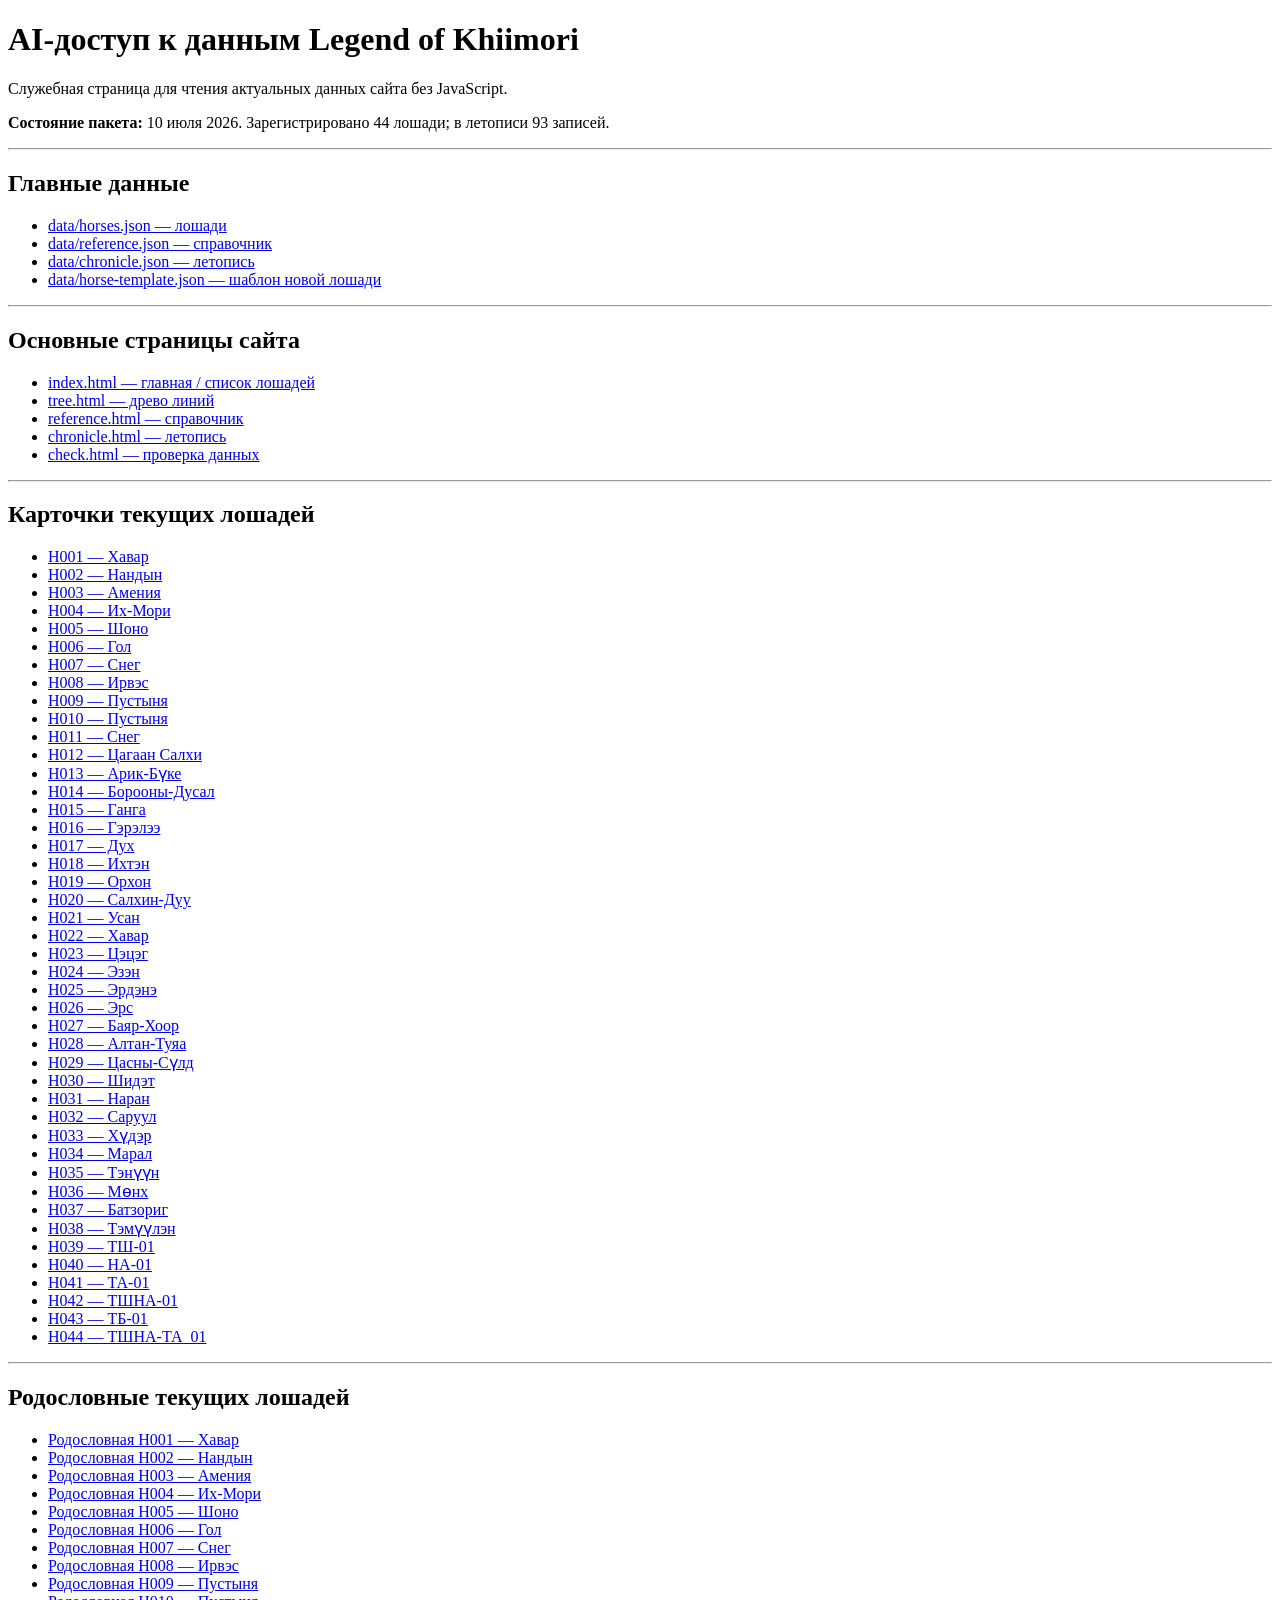
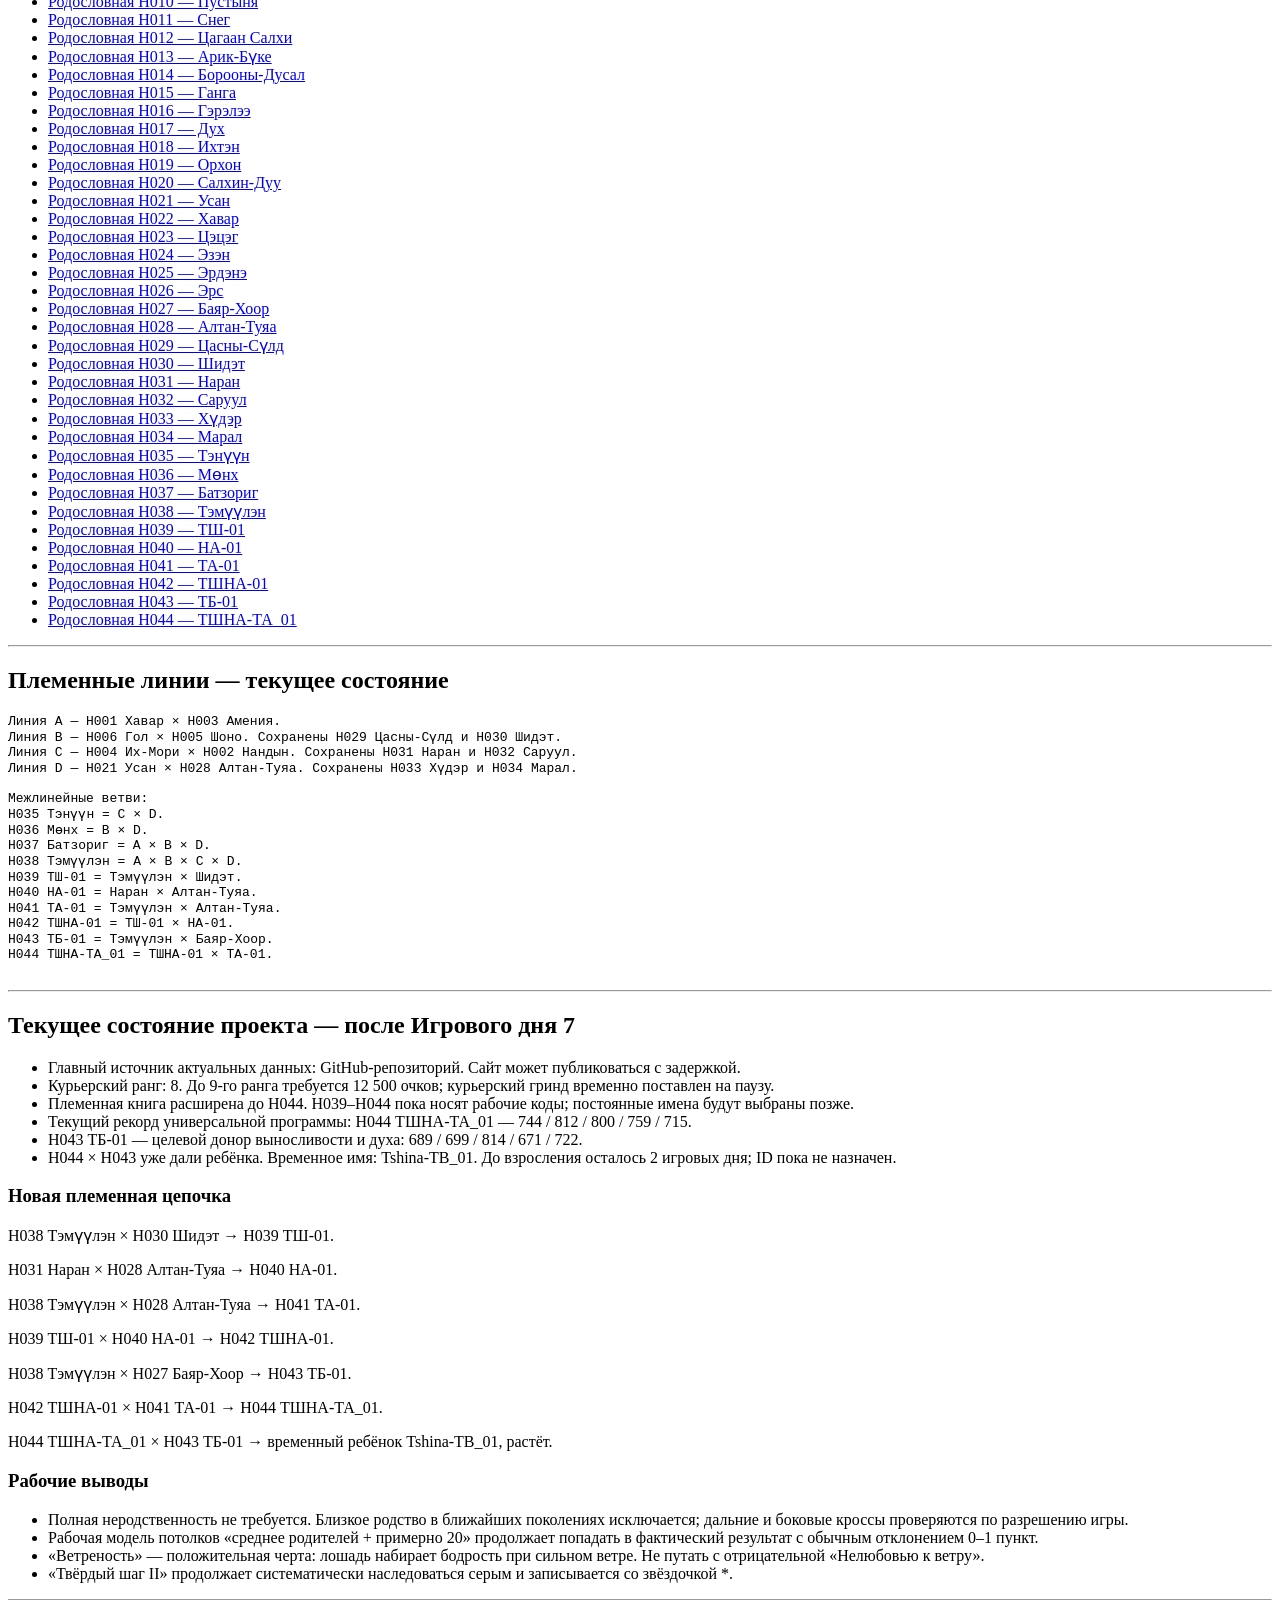
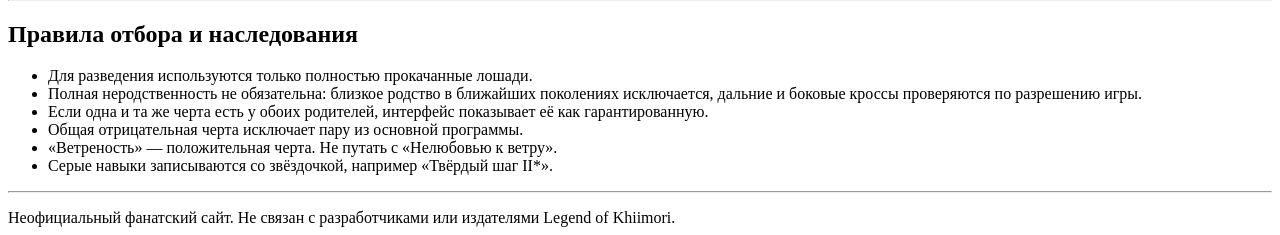
<file: ai.html>
<!DOCTYPE html>
<html lang="ru">
<head>
  <meta charset="UTF-8">
  <meta name="viewport" content="width=device-width, initial-scale=1.0">
  <title>AI-доступ — Legend of Khiimori</title>
</head>
<body>
  <h1>AI-доступ к данным Legend of Khiimori</h1>
  <p>Служебная страница для чтения актуальных данных сайта без JavaScript.</p>
  <p><strong>Состояние пакета:</strong> 10 июля 2026. Зарегистрировано 44 лошади; в летописи 93 записей.</p>

  <hr>
  <h2>Главные данные</h2>
  <ul>
    <li><a href="data/horses.json">data/horses.json — лошади</a></li>
    <li><a href="data/reference.json">data/reference.json — справочник</a></li>
    <li><a href="data/chronicle.json">data/chronicle.json — летопись</a></li>
    <li><a href="data/horse-template.json">data/horse-template.json — шаблон новой лошади</a></li>
  </ul>

  <hr>
  <h2>Основные страницы сайта</h2>
  <ul>
    <li><a href="index.html">index.html — главная / список лошадей</a></li>
    <li><a href="tree.html">tree.html — древо линий</a></li>
    <li><a href="reference.html">reference.html — справочник</a></li>
    <li><a href="chronicle.html">chronicle.html — летопись</a></li>
    <li><a href="check.html">check.html — проверка данных</a></li>
  </ul>

  <hr>
  <h2>Карточки текущих лошадей</h2>
  <ul>
      <li><a href="horse.html?id=H001">H001 — Хавар</a></li>
      <li><a href="horse.html?id=H002">H002 — Нандын</a></li>
      <li><a href="horse.html?id=H003">H003 — Амения</a></li>
      <li><a href="horse.html?id=H004">H004 — Их-Мори</a></li>
      <li><a href="horse.html?id=H005">H005 — Шоно</a></li>
      <li><a href="horse.html?id=H006">H006 — Гол</a></li>
      <li><a href="horse.html?id=H007">H007 — Снег</a></li>
      <li><a href="horse.html?id=H008">H008 — Ирвэс</a></li>
      <li><a href="horse.html?id=H009">H009 — Пустыня</a></li>
      <li><a href="horse.html?id=H010">H010 — Пустыня</a></li>
      <li><a href="horse.html?id=H011">H011 — Снег</a></li>
      <li><a href="horse.html?id=H012">H012 — Цагаан Салхи</a></li>
      <li><a href="horse.html?id=H013">H013 — Арик-Бүке</a></li>
      <li><a href="horse.html?id=H014">H014 — Борооны-Дусал</a></li>
      <li><a href="horse.html?id=H015">H015 — Ганга</a></li>
      <li><a href="horse.html?id=H016">H016 — Гэрэлээ</a></li>
      <li><a href="horse.html?id=H017">H017 — Дух</a></li>
      <li><a href="horse.html?id=H018">H018 — Ихтэн</a></li>
      <li><a href="horse.html?id=H019">H019 — Орхон</a></li>
      <li><a href="horse.html?id=H020">H020 — Салхин-Дуу</a></li>
      <li><a href="horse.html?id=H021">H021 — Усан</a></li>
      <li><a href="horse.html?id=H022">H022 — Хавар</a></li>
      <li><a href="horse.html?id=H023">H023 — Цэцэг</a></li>
      <li><a href="horse.html?id=H024">H024 — Эзэн</a></li>
      <li><a href="horse.html?id=H025">H025 — Эрдэнэ</a></li>
      <li><a href="horse.html?id=H026">H026 — Эрс</a></li>
      <li><a href="horse.html?id=H027">H027 — Баяр-Хоор</a></li>
      <li><a href="horse.html?id=H028">H028 — Алтан-Туяа</a></li>
      <li><a href="horse.html?id=H029">H029 — Цасны-Сүлд</a></li>
      <li><a href="horse.html?id=H030">H030 — Шидэт</a></li>
      <li><a href="horse.html?id=H031">H031 — Наран</a></li>
      <li><a href="horse.html?id=H032">H032 — Саруул</a></li>
      <li><a href="horse.html?id=H033">H033 — Хүдэр</a></li>
      <li><a href="horse.html?id=H034">H034 — Марал</a></li>
      <li><a href="horse.html?id=H035">H035 — Тэнүүн</a></li>
      <li><a href="horse.html?id=H036">H036 — Мөнх</a></li>
      <li><a href="horse.html?id=H037">H037 — Батзориг</a></li>
      <li><a href="horse.html?id=H038">H038 — Тэмүүлэн</a></li>
      <li><a href="horse.html?id=H039">H039 — ТШ-01</a></li>
      <li><a href="horse.html?id=H040">H040 — НА-01</a></li>
      <li><a href="horse.html?id=H041">H041 — ТА-01</a></li>
      <li><a href="horse.html?id=H042">H042 — ТШНА-01</a></li>
      <li><a href="horse.html?id=H043">H043 — ТБ-01</a></li>
      <li><a href="horse.html?id=H044">H044 — ТШНА-ТА_01</a></li>
  </ul>

  <hr>
  <h2>Родословные текущих лошадей</h2>
  <ul>
      <li><a href="pedigree.html?id=H001">Родословная H001 — Хавар</a></li>
      <li><a href="pedigree.html?id=H002">Родословная H002 — Нандын</a></li>
      <li><a href="pedigree.html?id=H003">Родословная H003 — Амения</a></li>
      <li><a href="pedigree.html?id=H004">Родословная H004 — Их-Мори</a></li>
      <li><a href="pedigree.html?id=H005">Родословная H005 — Шоно</a></li>
      <li><a href="pedigree.html?id=H006">Родословная H006 — Гол</a></li>
      <li><a href="pedigree.html?id=H007">Родословная H007 — Снег</a></li>
      <li><a href="pedigree.html?id=H008">Родословная H008 — Ирвэс</a></li>
      <li><a href="pedigree.html?id=H009">Родословная H009 — Пустыня</a></li>
      <li><a href="pedigree.html?id=H010">Родословная H010 — Пустыня</a></li>
      <li><a href="pedigree.html?id=H011">Родословная H011 — Снег</a></li>
      <li><a href="pedigree.html?id=H012">Родословная H012 — Цагаан Салхи</a></li>
      <li><a href="pedigree.html?id=H013">Родословная H013 — Арик-Бүке</a></li>
      <li><a href="pedigree.html?id=H014">Родословная H014 — Борооны-Дусал</a></li>
      <li><a href="pedigree.html?id=H015">Родословная H015 — Ганга</a></li>
      <li><a href="pedigree.html?id=H016">Родословная H016 — Гэрэлээ</a></li>
      <li><a href="pedigree.html?id=H017">Родословная H017 — Дух</a></li>
      <li><a href="pedigree.html?id=H018">Родословная H018 — Ихтэн</a></li>
      <li><a href="pedigree.html?id=H019">Родословная H019 — Орхон</a></li>
      <li><a href="pedigree.html?id=H020">Родословная H020 — Салхин-Дуу</a></li>
      <li><a href="pedigree.html?id=H021">Родословная H021 — Усан</a></li>
      <li><a href="pedigree.html?id=H022">Родословная H022 — Хавар</a></li>
      <li><a href="pedigree.html?id=H023">Родословная H023 — Цэцэг</a></li>
      <li><a href="pedigree.html?id=H024">Родословная H024 — Эзэн</a></li>
      <li><a href="pedigree.html?id=H025">Родословная H025 — Эрдэнэ</a></li>
      <li><a href="pedigree.html?id=H026">Родословная H026 — Эрс</a></li>
      <li><a href="pedigree.html?id=H027">Родословная H027 — Баяр-Хоор</a></li>
      <li><a href="pedigree.html?id=H028">Родословная H028 — Алтан-Туяа</a></li>
      <li><a href="pedigree.html?id=H029">Родословная H029 — Цасны-Сүлд</a></li>
      <li><a href="pedigree.html?id=H030">Родословная H030 — Шидэт</a></li>
      <li><a href="pedigree.html?id=H031">Родословная H031 — Наран</a></li>
      <li><a href="pedigree.html?id=H032">Родословная H032 — Саруул</a></li>
      <li><a href="pedigree.html?id=H033">Родословная H033 — Хүдэр</a></li>
      <li><a href="pedigree.html?id=H034">Родословная H034 — Марал</a></li>
      <li><a href="pedigree.html?id=H035">Родословная H035 — Тэнүүн</a></li>
      <li><a href="pedigree.html?id=H036">Родословная H036 — Мөнх</a></li>
      <li><a href="pedigree.html?id=H037">Родословная H037 — Батзориг</a></li>
      <li><a href="pedigree.html?id=H038">Родословная H038 — Тэмүүлэн</a></li>
      <li><a href="pedigree.html?id=H039">Родословная H039 — ТШ-01</a></li>
      <li><a href="pedigree.html?id=H040">Родословная H040 — НА-01</a></li>
      <li><a href="pedigree.html?id=H041">Родословная H041 — ТА-01</a></li>
      <li><a href="pedigree.html?id=H042">Родословная H042 — ТШНА-01</a></li>
      <li><a href="pedigree.html?id=H043">Родословная H043 — ТБ-01</a></li>
      <li><a href="pedigree.html?id=H044">Родословная H044 — ТШНА-ТА_01</a></li>
  </ul>

  <hr>
  <h2>Племенные линии — текущее состояние</h2>
  <pre>
Линия A — H001 Хавар × H003 Амения.
Линия B — H006 Гол × H005 Шоно. Сохранены H029 Цасны-Сүлд и H030 Шидэт.
Линия C — H004 Их-Мори × H002 Нандын. Сохранены H031 Наран и H032 Саруул.
Линия D — H021 Усан × H028 Алтан-Туяа. Сохранены H033 Хүдэр и H034 Марал.

Межлинейные ветви:
H035 Тэнүүн = C × D.
H036 Мөнх = B × D.
H037 Батзориг = A × B × D.
H038 Тэмүүлэн = A × B × C × D.
H039 ТШ-01 = Тэмүүлэн × Шидэт.
H040 НА-01 = Наран × Алтан-Туяа.
H041 ТА-01 = Тэмүүлэн × Алтан-Туяа.
H042 ТШНА-01 = ТШ-01 × НА-01.
H043 ТБ-01 = Тэмүүлэн × Баяр-Хоор.
H044 ТШНА-ТА_01 = ТШНА-01 × ТА-01.
  </pre>

  <hr>
  <!-- АКТУАЛЬНЫЙ БЛОК ДЛЯ ai.html — 10 июля 2026 -->
<section id="current-state-2026-07-10">
  <h2>Текущее состояние проекта — после Игрового дня 7</h2>
  <ul>
    <li>Главный источник актуальных данных: GitHub-репозиторий. Сайт может публиковаться с задержкой.</li>
    <li>Курьерский ранг: 8. До 9-го ранга требуется 12 500 очков; курьерский гринд временно поставлен на паузу.</li>
    <li>Племенная книга расширена до H044. H039–H044 пока носят рабочие коды; постоянные имена будут выбраны позже.</li>
    <li>Текущий рекорд универсальной программы: H044 ТШНА-ТА_01 — 744 / 812 / 800 / 759 / 715.</li>
    <li>H043 ТБ-01 — целевой донор выносливости и духа: 689 / 699 / 814 / 671 / 722.</li>
    <li>H044 × H043 уже дали ребёнка. Временное имя: Tshina-TB_01. До взросления осталось 2 игровых дня; ID пока не назначен.</li>
  </ul>

  <h3>Новая племенная цепочка</h3>
  <p>H038 Тэмүүлэн × H030 Шидэт → H039 ТШ-01.</p>
  <p>H031 Наран × H028 Алтан-Туяа → H040 НА-01.</p>
  <p>H038 Тэмүүлэн × H028 Алтан-Туяа → H041 ТА-01.</p>
  <p>H039 ТШ-01 × H040 НА-01 → H042 ТШНА-01.</p>
  <p>H038 Тэмүүлэн × H027 Баяр-Хоор → H043 ТБ-01.</p>
  <p>H042 ТШНА-01 × H041 ТА-01 → H044 ТШНА-ТА_01.</p>
  <p>H044 ТШНА-ТА_01 × H043 ТБ-01 → временный ребёнок Tshina-TB_01, растёт.</p>

  <h3>Рабочие выводы</h3>
  <ul>
    <li>Полная неродственность не требуется. Близкое родство в ближайших поколениях исключается; дальние и боковые кроссы проверяются по разрешению игры.</li>
    <li>Рабочая модель потолков «среднее родителей + примерно 20» продолжает попадать в фактический результат с обычным отклонением 0–1 пункт.</li>
    <li>«Ветреность» — положительная черта: лошадь набирает бодрость при сильном ветре. Не путать с отрицательной «Нелюбовью к ветру».</li>
    <li>«Твёрдый шаг II» продолжает систематически наследоваться серым и записывается со звёздочкой *.</li>
  </ul>
</section>


  <hr>
  <h2>Правила отбора и наследования</h2>
  <ul>
    <li>Для разведения используются только полностью прокачанные лошади.</li>
    <li>Полная неродственность не обязательна: близкое родство в ближайших поколениях исключается, дальние и боковые кроссы проверяются по разрешению игры.</li>
    <li>Если одна и та же черта есть у обоих родителей, интерфейс показывает её как гарантированную.</li>
    <li>Общая отрицательная черта исключает пару из основной программы.</li>
    <li>«Ветреность» — положительная черта. Не путать с «Нелюбовью к ветру».</li>
    <li>Серые навыки записываются со звёздочкой, например «Твёрдый шаг II*».</li>
  </ul>

  <hr>
  <p>Неофициальный фанатский сайт. Не связан с разработчиками или издателями Legend of Khiimori.</p>
</body>
</html>
</file>
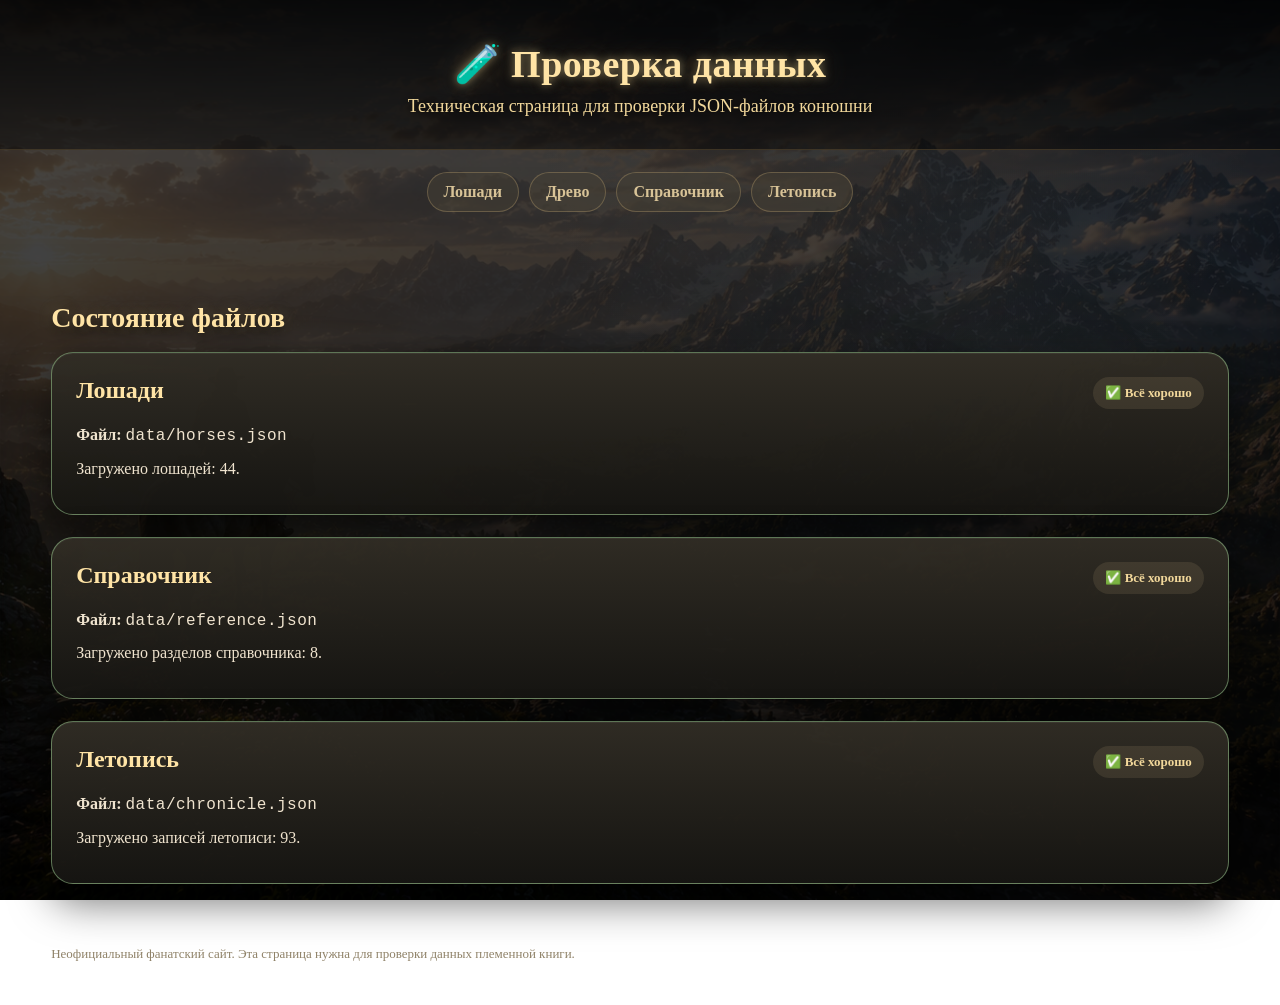
<file: check.html>
<!DOCTYPE html>
<html lang="ru">
<head>
    <meta charset="UTF-8">
    <meta name="viewport" content="width=device-width, initial-scale=1.0">
    <title>Проверка данных — Legend of Khiimori</title>
    <link rel="stylesheet" href="css/style.css">
</head>

<body class="inner-bg">
    <header class="site-header">
        <h1>🧪 Проверка данных</h1>
        <p>Техническая страница для проверки JSON-файлов конюшни</p>
    </header>

    <nav class="main-nav">
        <a href="index.html" class="nav-link">Лошади</a>
        <a href="tree.html" class="nav-link">Древо</a>
        <a href="reference.html" class="nav-link">Справочник</a>
        <a href="chronicle.html" class="nav-link">Летопись</a>
    </nav>

    <main class="page">
        <section class="section">
            <h2 class="section-title">Состояние файлов</h2>

            <div id="check-results" class="check-results">
                <article class="check-card">
                    <h3>Загрузка проверки...</h3>
                    <p>Проверяем файлы данных.</p>
                </article>
            </div>
        </section>
    </main>

    <footer class="site-footer">
        <p class="fan-disclaimer">
            Неофициальный фанатский сайт. Эта страница нужна для проверки данных племенной книги.
        </p>
    </footer>

    <script src="js/check.js"></script>
</body>
</html>
</file>
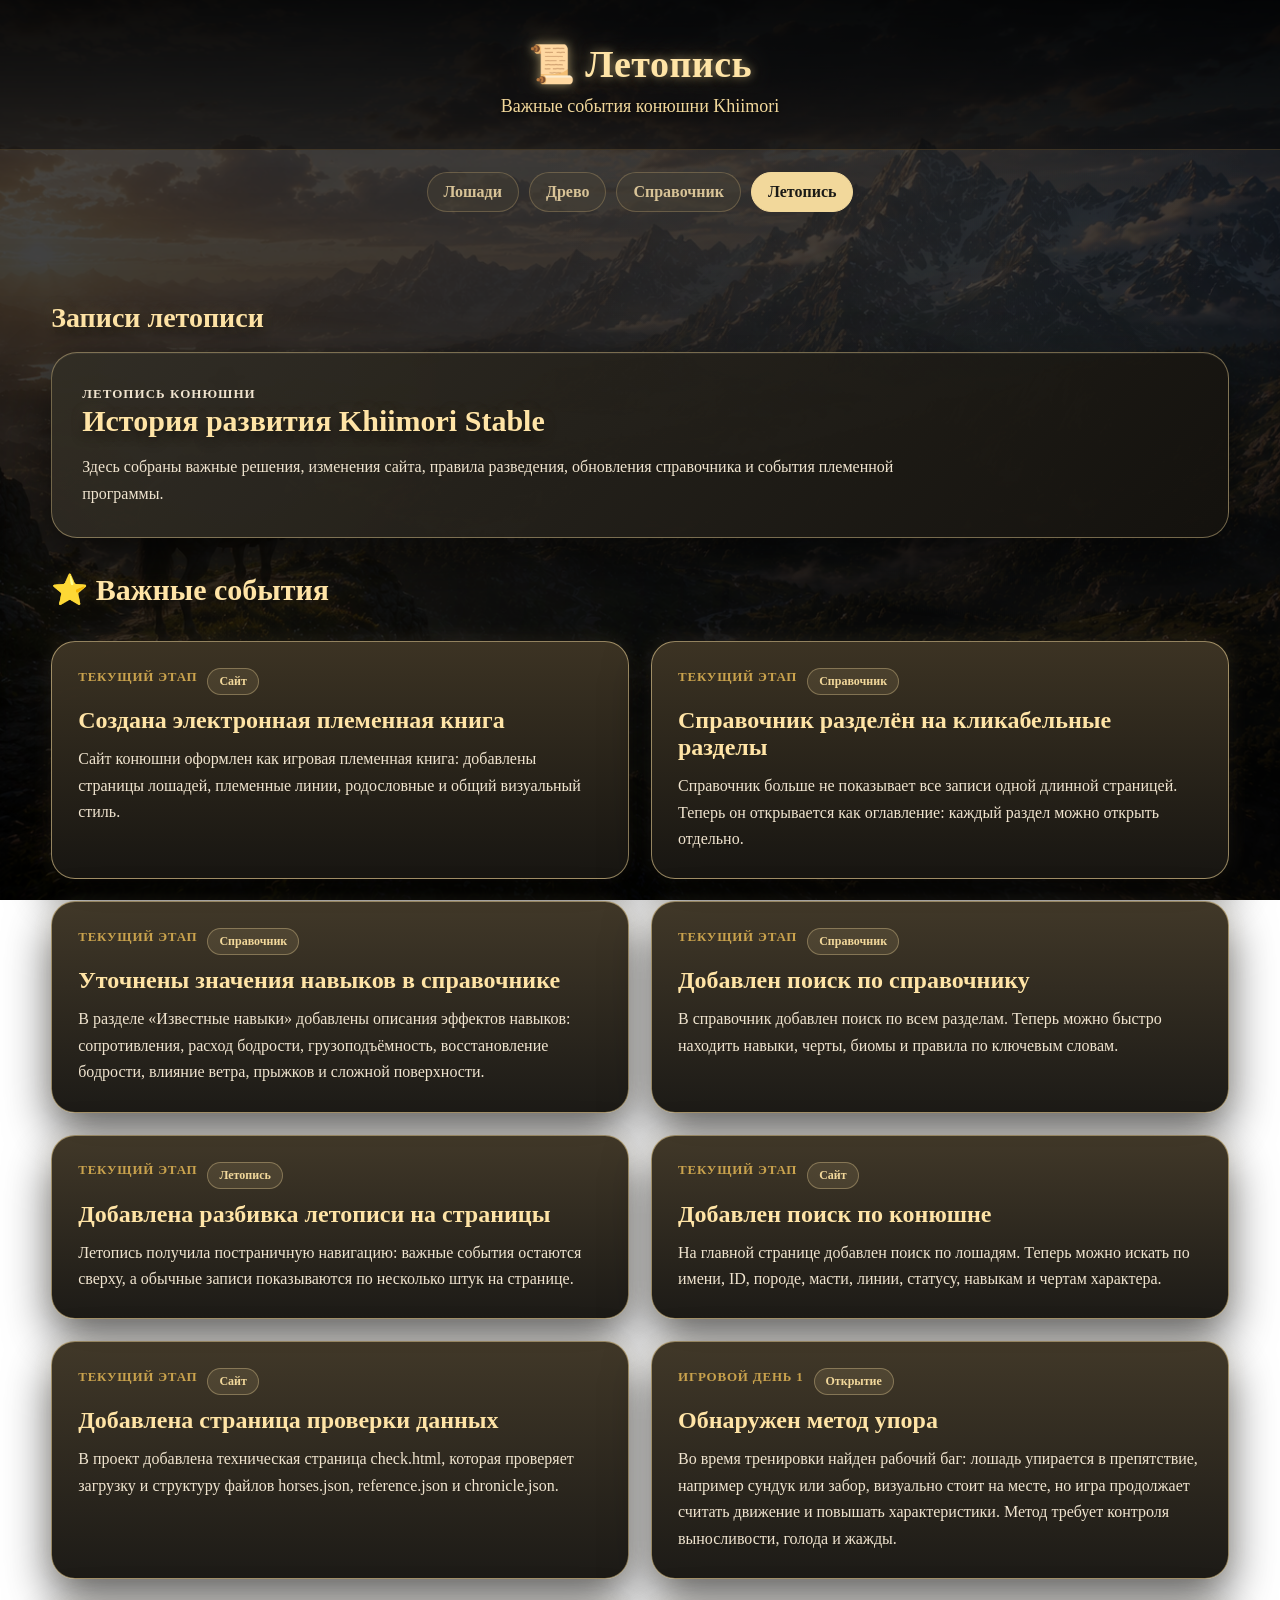
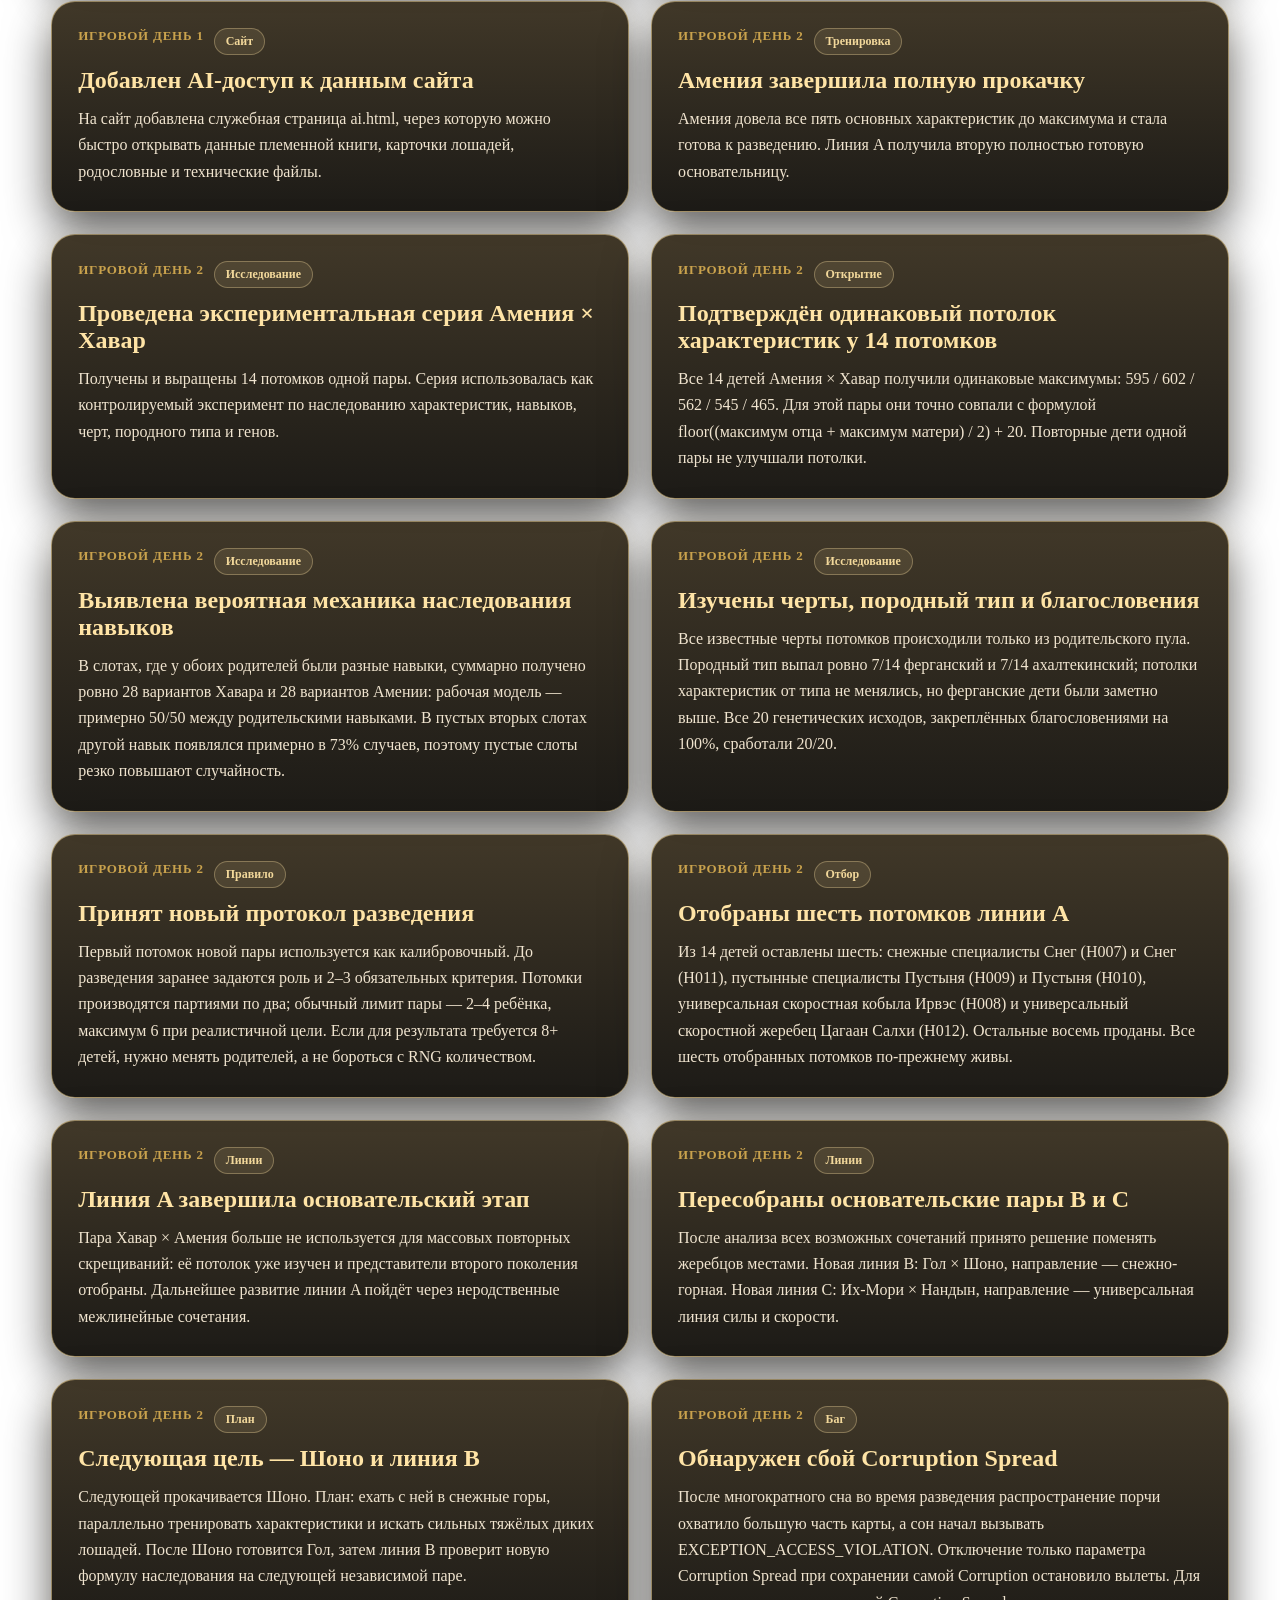
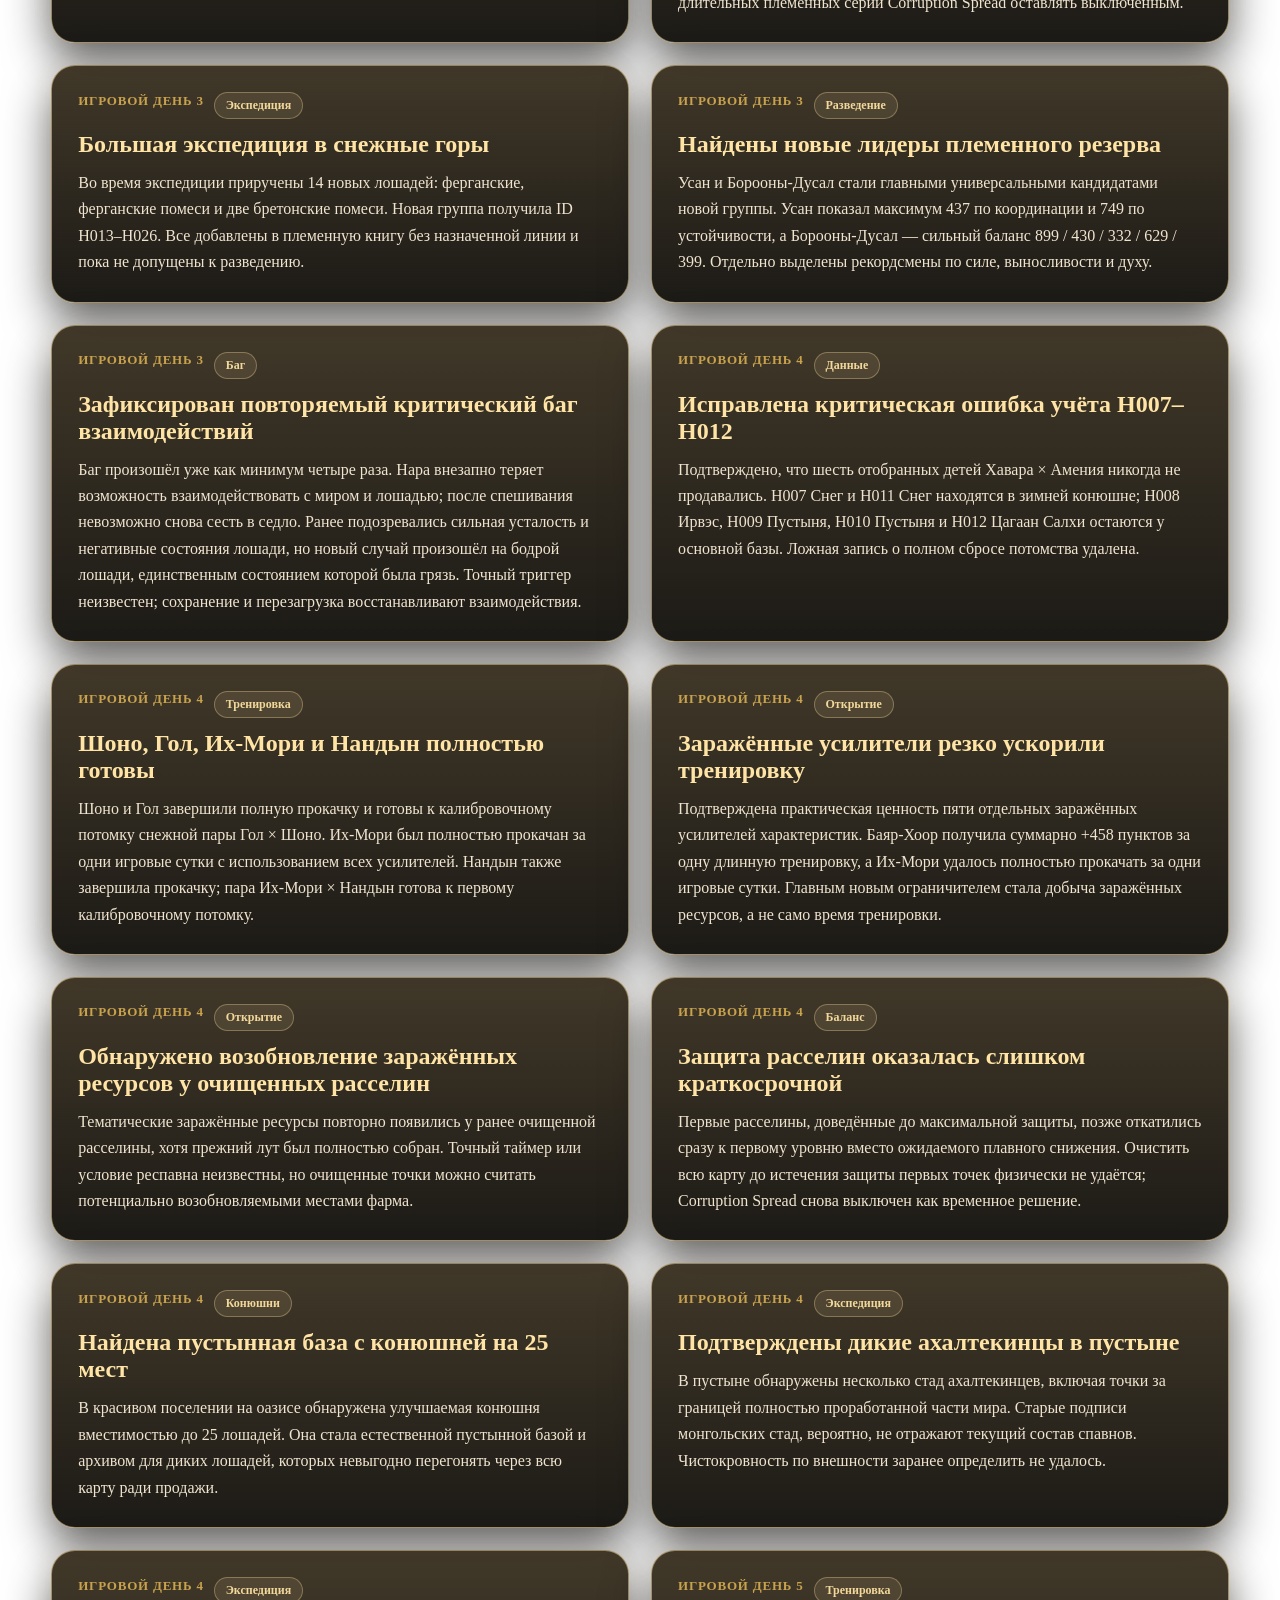
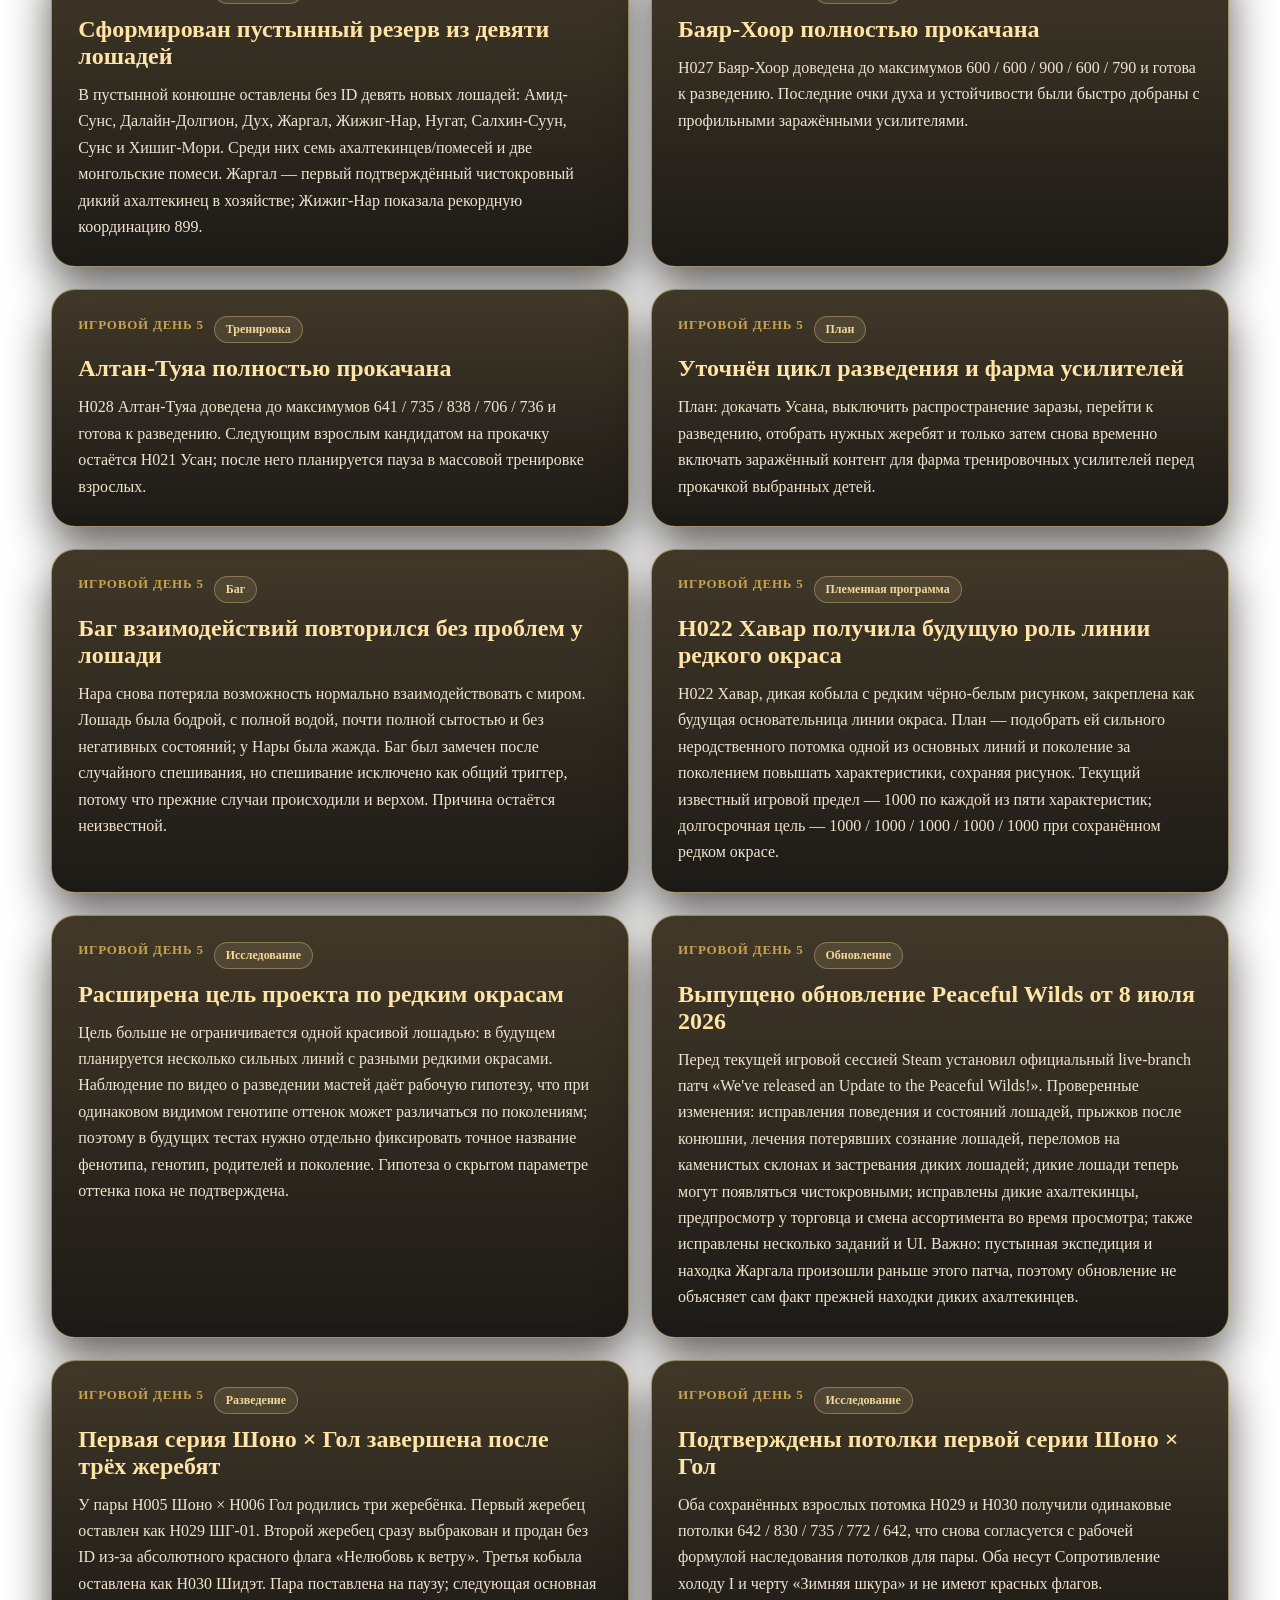
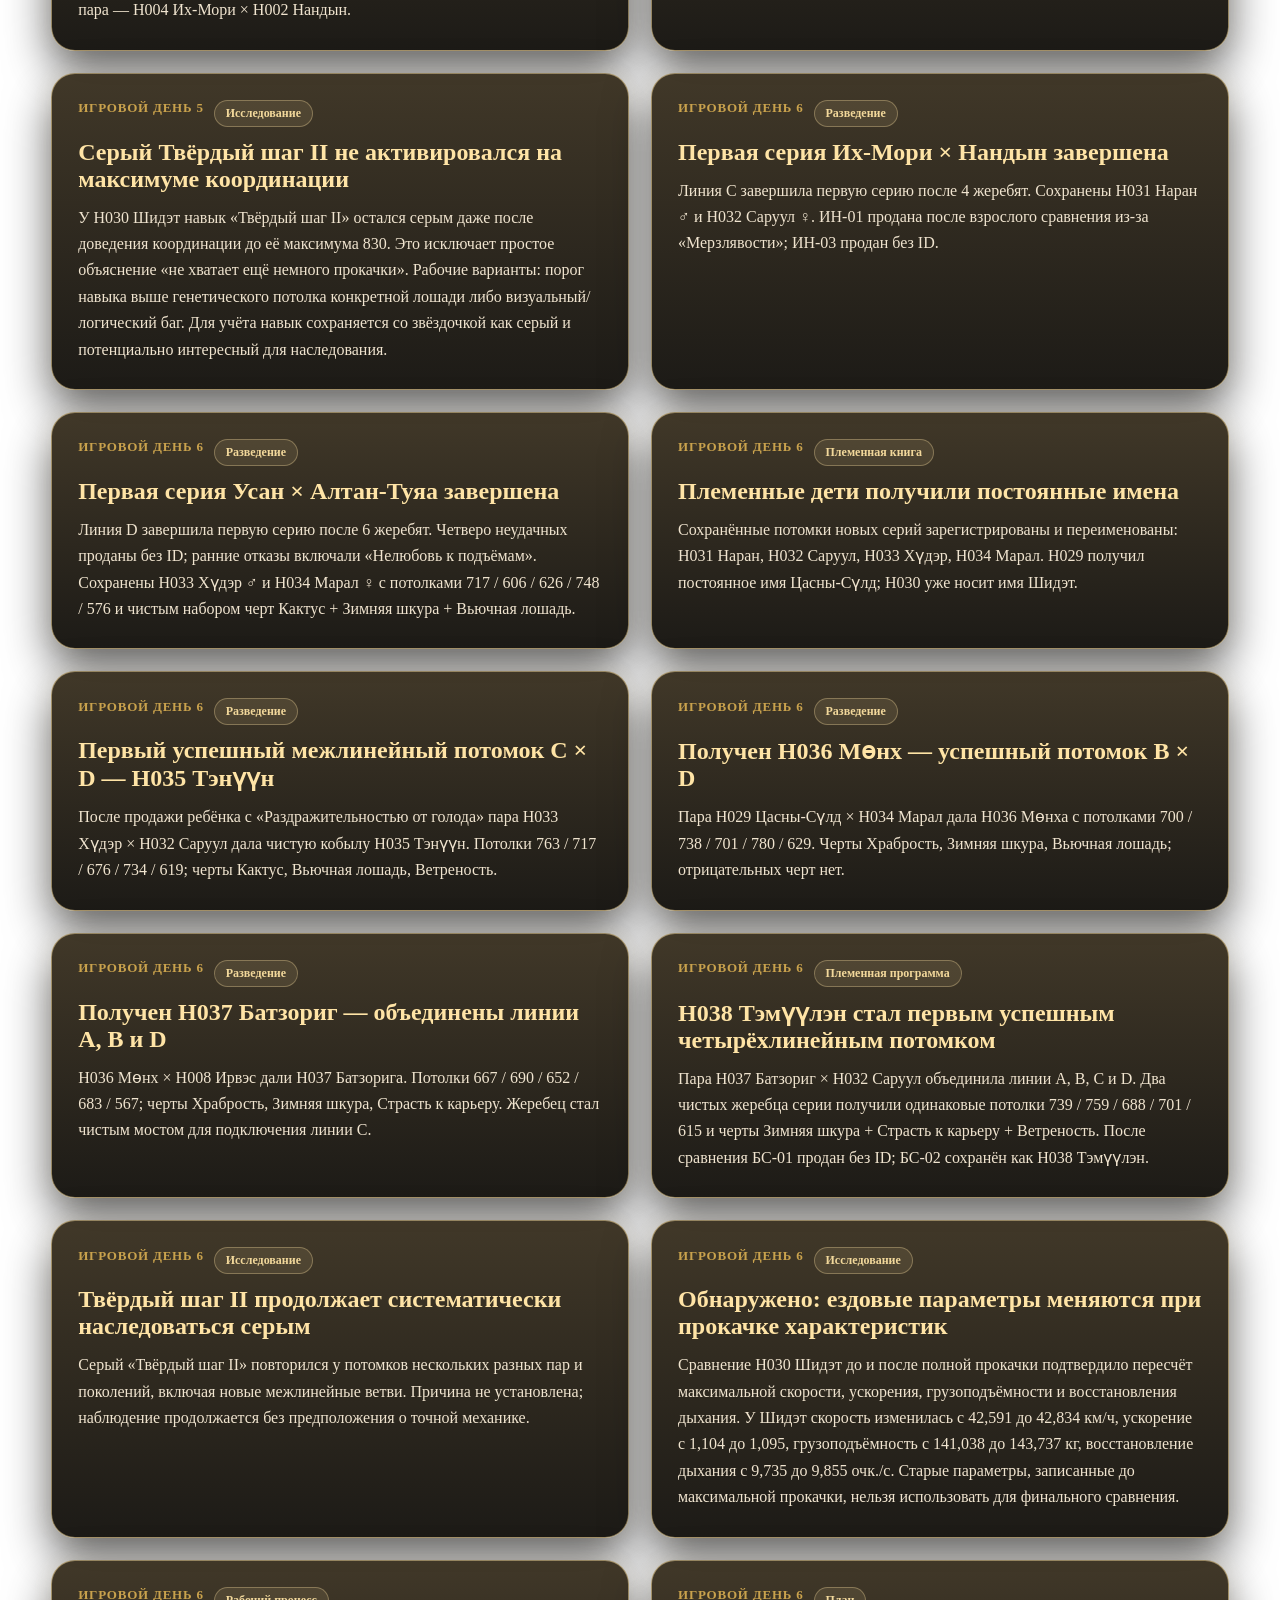
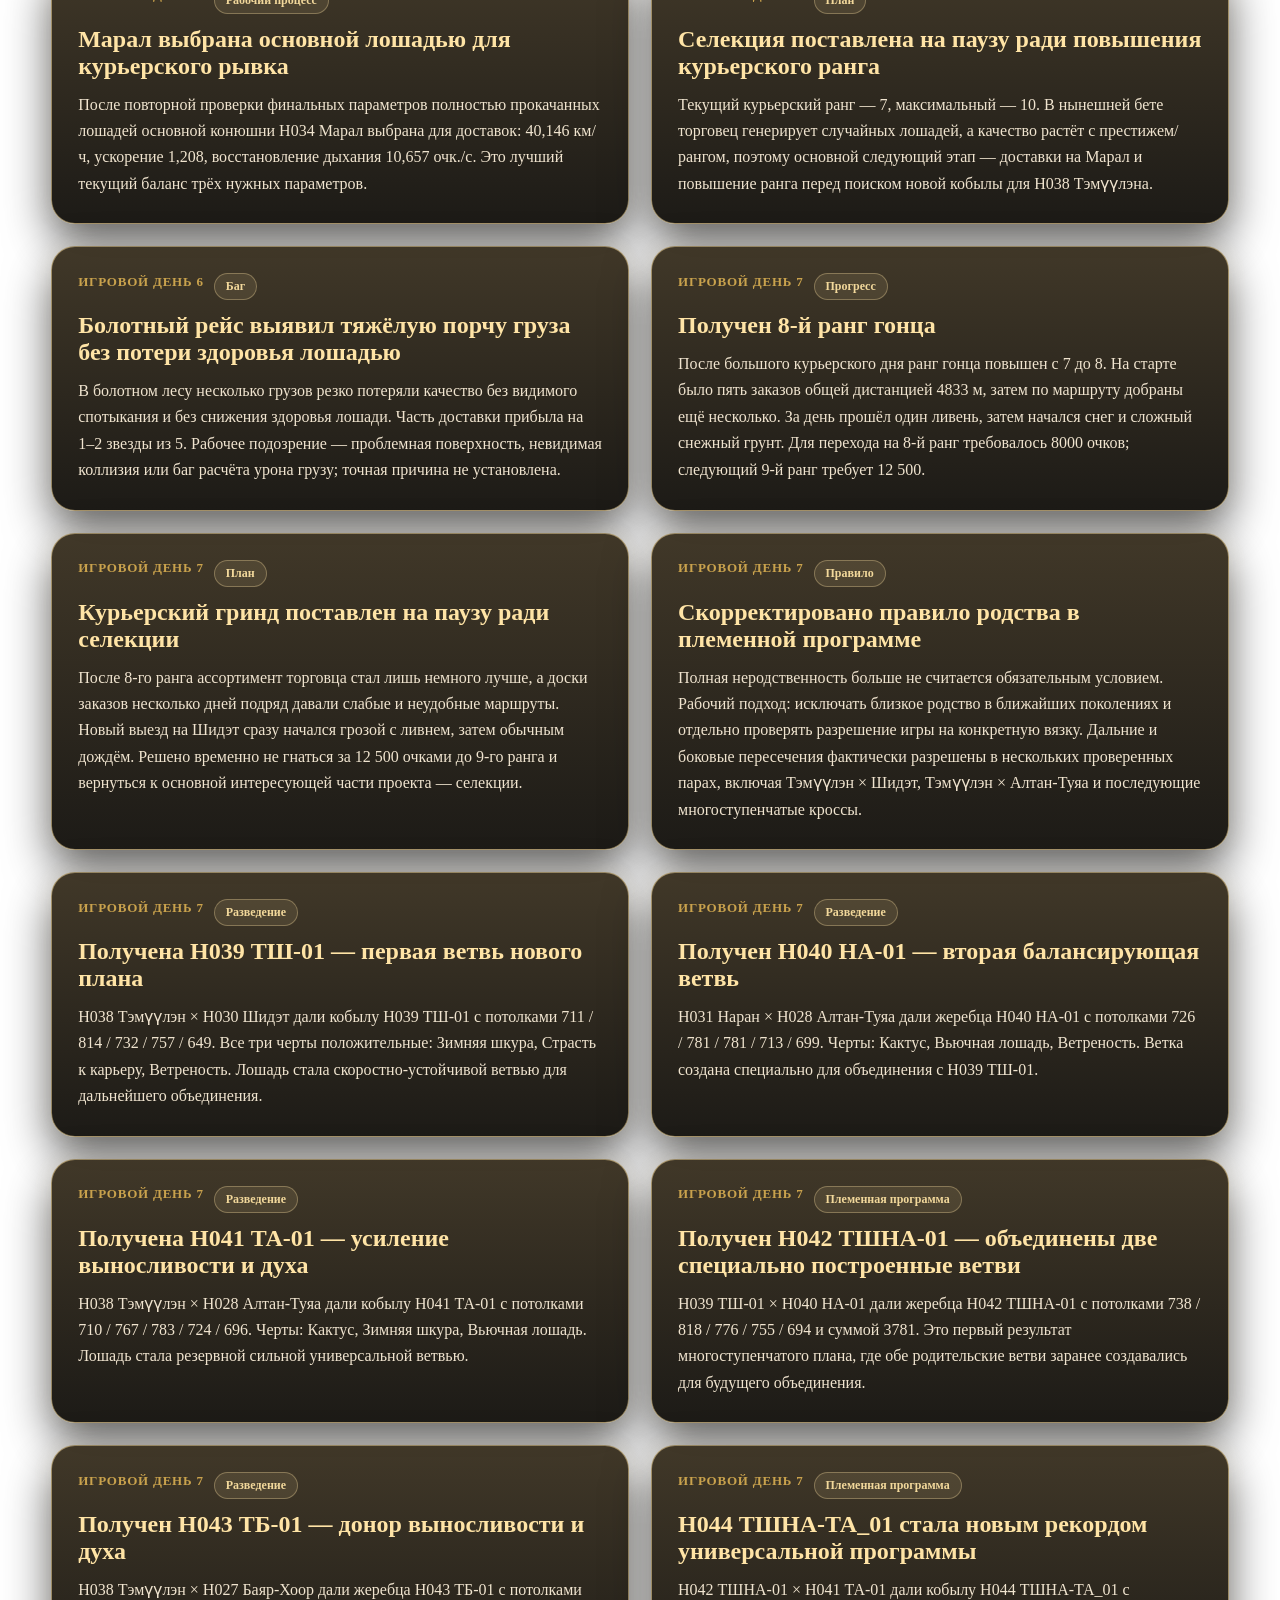
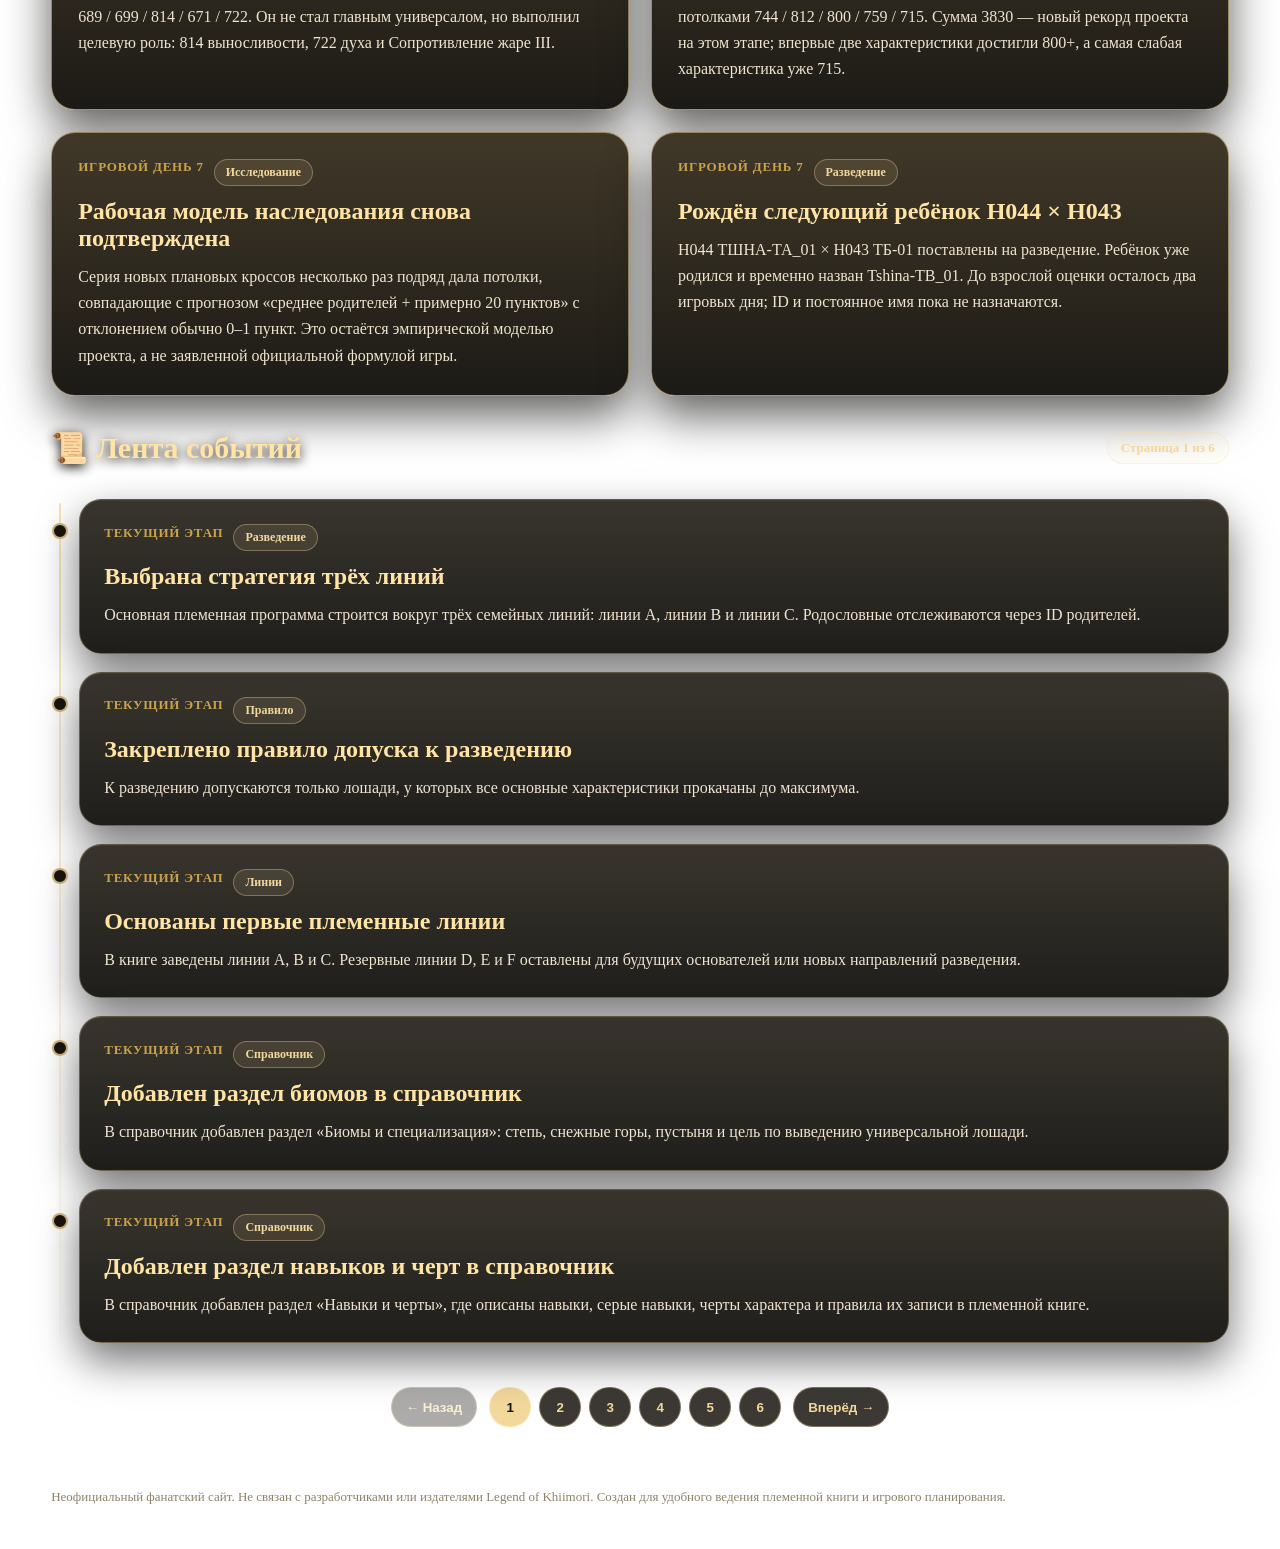
<file: chronicle.html>
<!DOCTYPE html>
<html lang="ru">
<head>
    <meta charset="UTF-8">
    <meta name="viewport" content="width=device-width, initial-scale=1.0">
    <title>Летопись — Legend of Khiimori</title>
    <link rel="stylesheet" href="css/style.css">
</head>

<body class="inner-bg">
    <header class="site-header">
        <h1>📜 Летопись</h1>
        <p>Важные события конюшни Khiimori</p>
    </header>

<nav class="main-nav">
    <a href="index.html" class="nav-link">Лошади</a>
    <a href="tree.html" class="nav-link">Древо</a>
    <a href="reference.html" class="nav-link">Справочник</a>
    <a href="chronicle.html" class="nav-link active">Летопись</a>
</nav>

<main class="page">
    <section class="section">
        <h2 class="section-title">Записи летописи</h2>

        <div id="chronicle-list" class="chronicle-list">
            <article class="chronicle-entry">
                <h3>Загрузка летописи...</h3>
                <p>Записи загружаются из файла data/chronicle.json.</p>
            </article>
        </div>
    </section>
</main>
    <footer class="site-footer">
        <p class="fan-disclaimer">
            Неофициальный фанатский сайт. Не связан с разработчиками или издателями Legend of Khiimori.
            Создан для удобного ведения племенной книги и игрового планирования.
        </p>
    </footer>
    <script src="js/chronicle.js"></script>
</body>
</html>
</file>
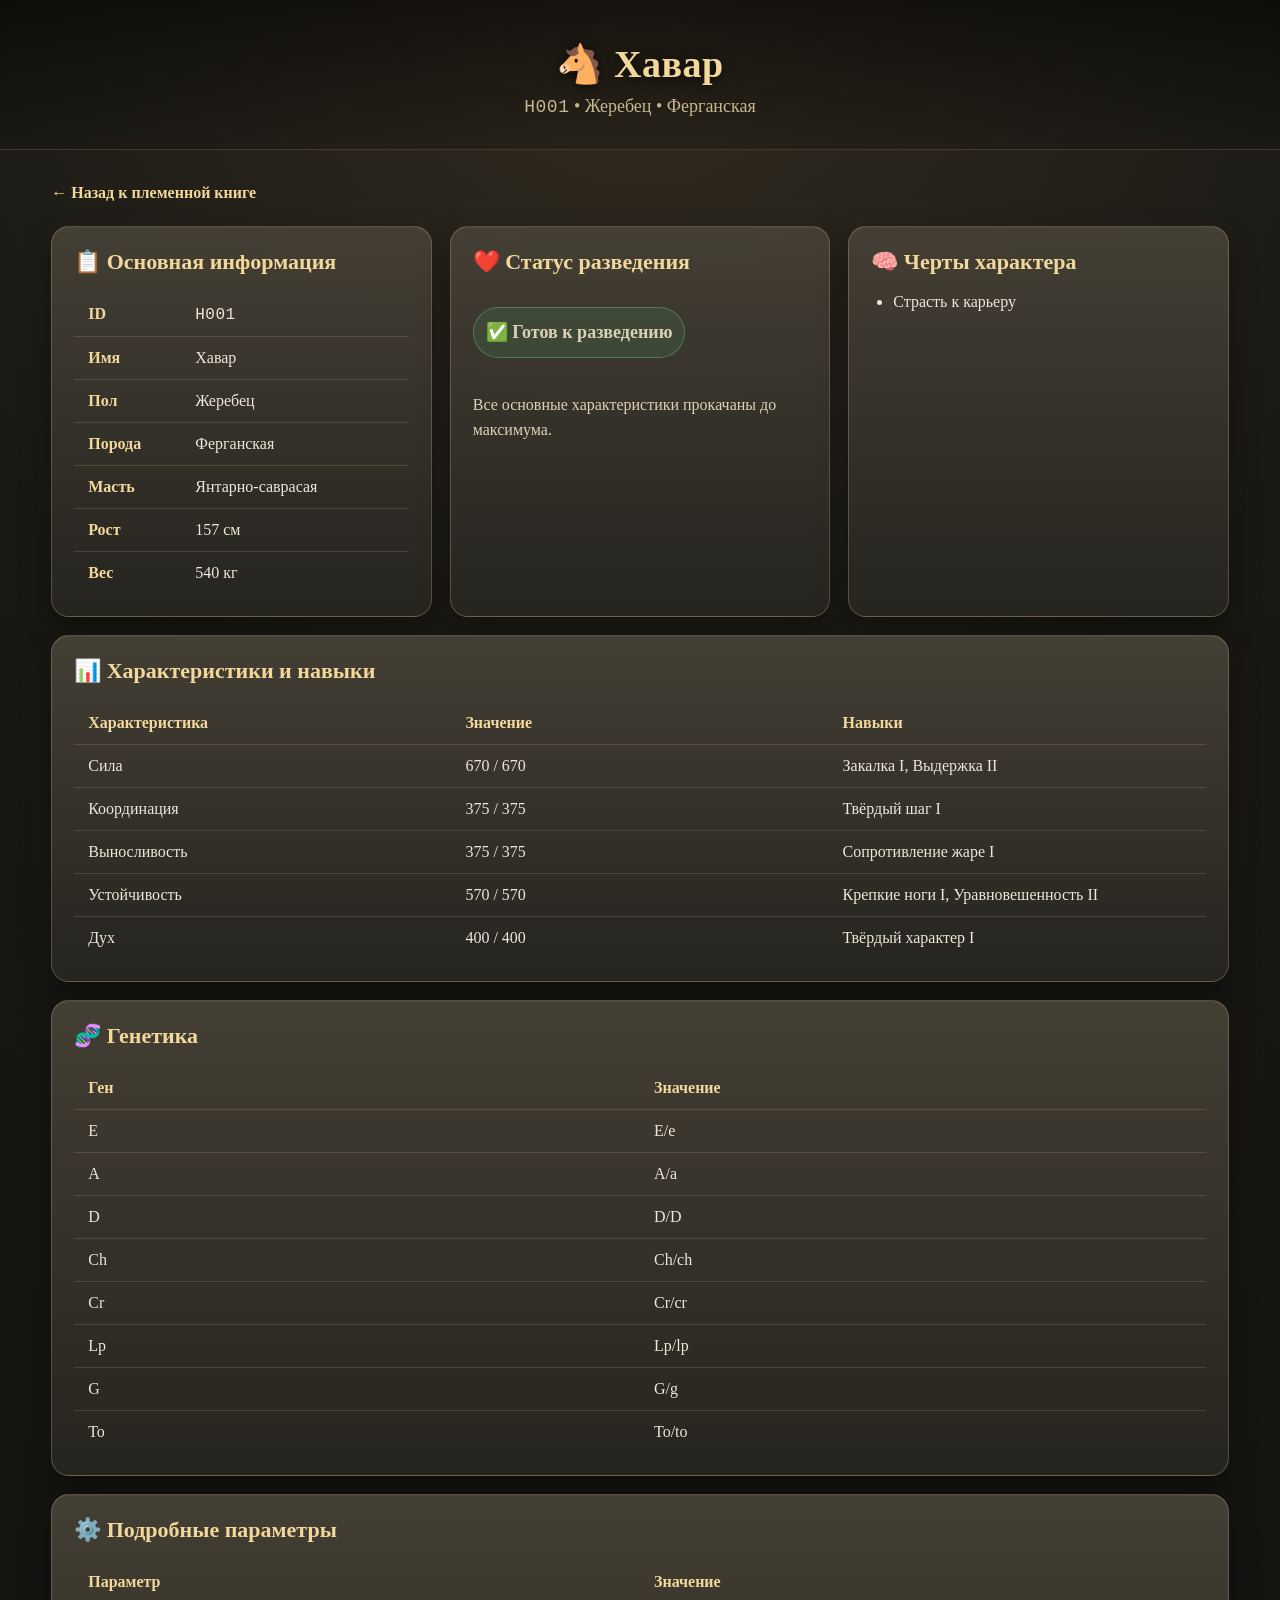
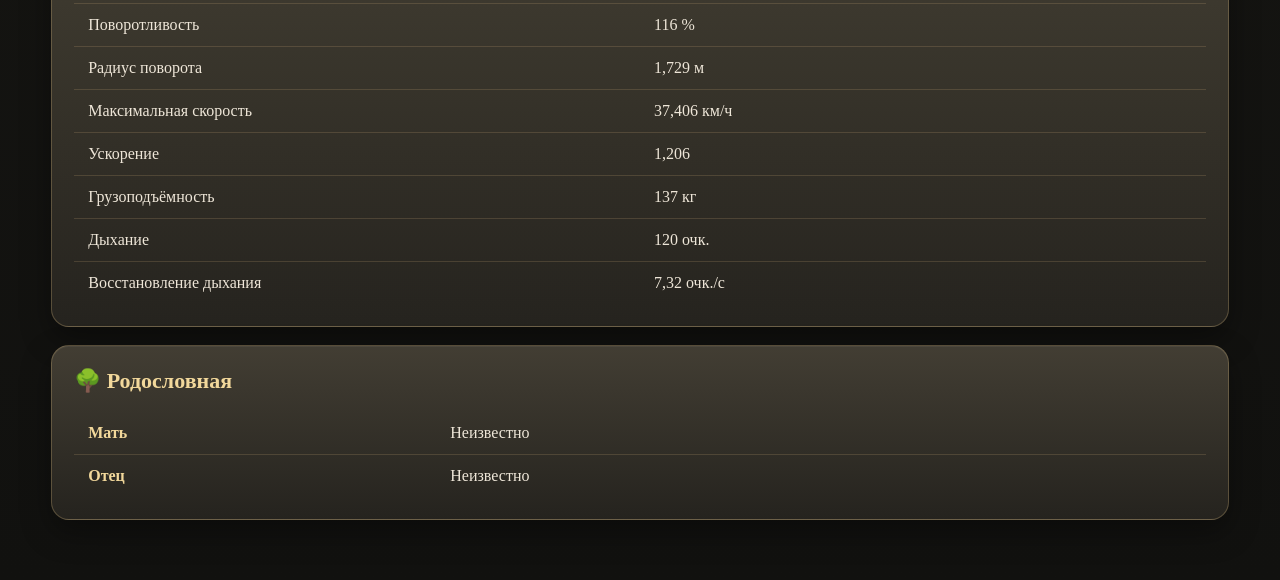
<file: horse-havar.html>
<!DOCTYPE html>
<html lang="ru">
<head>
    <meta charset="UTF-8">
    <meta name="viewport" content="width=device-width, initial-scale=1.0">
    <title>Хавар — Legend of Khiimori</title>

    <link rel="stylesheet" href="css/style.css">
</head>

<body>

    <header class="site-header">
        <h1>🐴 Хавар</h1>
<p><span class="id-code">H001</span> • Жеребец • Ферганская</p>
    </header>

    <main class="page">

        <a class="back-link" href="index.html">← Назад к племенной книге</a>

        <section class="profile-grid">

            <article class="profile-card">
                <h2>📋 Основная информация</h2>

                <table>
                    <tr><th>ID</th><td><span class="id-code">H001</span></td></tr>
                    <tr><th>Имя</th><td>Хавар</td></tr>
                    <tr><th>Пол</th><td>Жеребец</td></tr>
                    <tr><th>Порода</th><td>Ферганская</td></tr>
                    <tr><th>Масть</th><td>Янтарно-саврасая</td></tr>
                    <tr><th>Рост</th><td>157 см</td></tr>
                    <tr><th>Вес</th><td>540 кг</td></tr>
                </table>
            </article>

            <article class="profile-card">
                <h2>❤️ Статус разведения</h2>

                <p class="status-ready big">✅ Готов к разведению</p>
                <p>Все основные характеристики прокачаны до максимума.</p>
            </article>

            <article class="profile-card">
                <h2>🧠 Черты характера</h2>

                <ul>
                    <li>Страсть к карьеру</li>
                </ul>
            </article>

            <article class="profile-card wide">
                <h2>📊 Характеристики и навыки</h2>

                <table>
                    <tr>
                        <th>Характеристика</th>
                        <th>Значение</th>
                        <th>Навыки</th>
                    </tr>
                    <tr>
                        <td>Сила</td>
                        <td>670 / 670</td>
                        <td>Закалка I, Выдержка II</td>
                    </tr>
                    <tr>
                        <td>Координация</td>
                        <td>375 / 375</td>
                        <td>Твёрдый шаг I</td>
                    </tr>
                    <tr>
                        <td>Выносливость</td>
                        <td>375 / 375</td>
                        <td>Сопротивление жаре I</td>
                    </tr>
                    <tr>
                        <td>Устойчивость</td>
                        <td>570 / 570</td>
                        <td>Крепкие ноги I, Уравновешенность II</td>
                    </tr>
                    <tr>
                        <td>Дух</td>
                        <td>400 / 400</td>
                        <td>Твёрдый характер I</td>
                    </tr>
                </table>
            </article>

            <article class="profile-card wide">
                <h2>🧬 Генетика</h2>

                <table>
                    <tr><th>Ген</th><th>Значение</th></tr>
                    <tr><td>E</td><td>E/e</td></tr>
                    <tr><td>A</td><td>A/a</td></tr>
                    <tr><td>D</td><td>D/D</td></tr>
                    <tr><td>Ch</td><td>Ch/ch</td></tr>
                    <tr><td>Cr</td><td>Cr/cr</td></tr>
                    <tr><td>Lp</td><td>Lp/lp</td></tr>
                    <tr><td>G</td><td>G/g</td></tr>
                    <tr><td>To</td><td>To/to</td></tr>
                </table>
            </article>

            <article class="profile-card wide">
                <h2>⚙️ Подробные параметры</h2>

                <table>
                    <tr><th>Параметр</th><th>Значение</th></tr>
                    <tr><td>Поворотливость</td><td>116 %</td></tr>
                    <tr><td>Радиус поворота</td><td>1,729 м</td></tr>
                    <tr><td>Максимальная скорость</td><td>37,406 км/ч</td></tr>
                    <tr><td>Ускорение</td><td>1,206</td></tr>
                    <tr><td>Грузоподъёмность</td><td>137 кг</td></tr>
                    <tr><td>Дыхание</td><td>120 очк.</td></tr>
                    <tr><td>Восстановление дыхания</td><td>7,32 очк./с</td></tr>
                </table>
            </article>

            <article class="profile-card wide">
                <h2>🌳 Родословная</h2>

                <table>
                    <tr><th>Мать</th><td>Неизвестно</td></tr>
                    <tr><th>Отец</th><td>Неизвестно</td></tr>
                </table>
            </article>

        </section>

    </main>

</body>
</html>
</file>
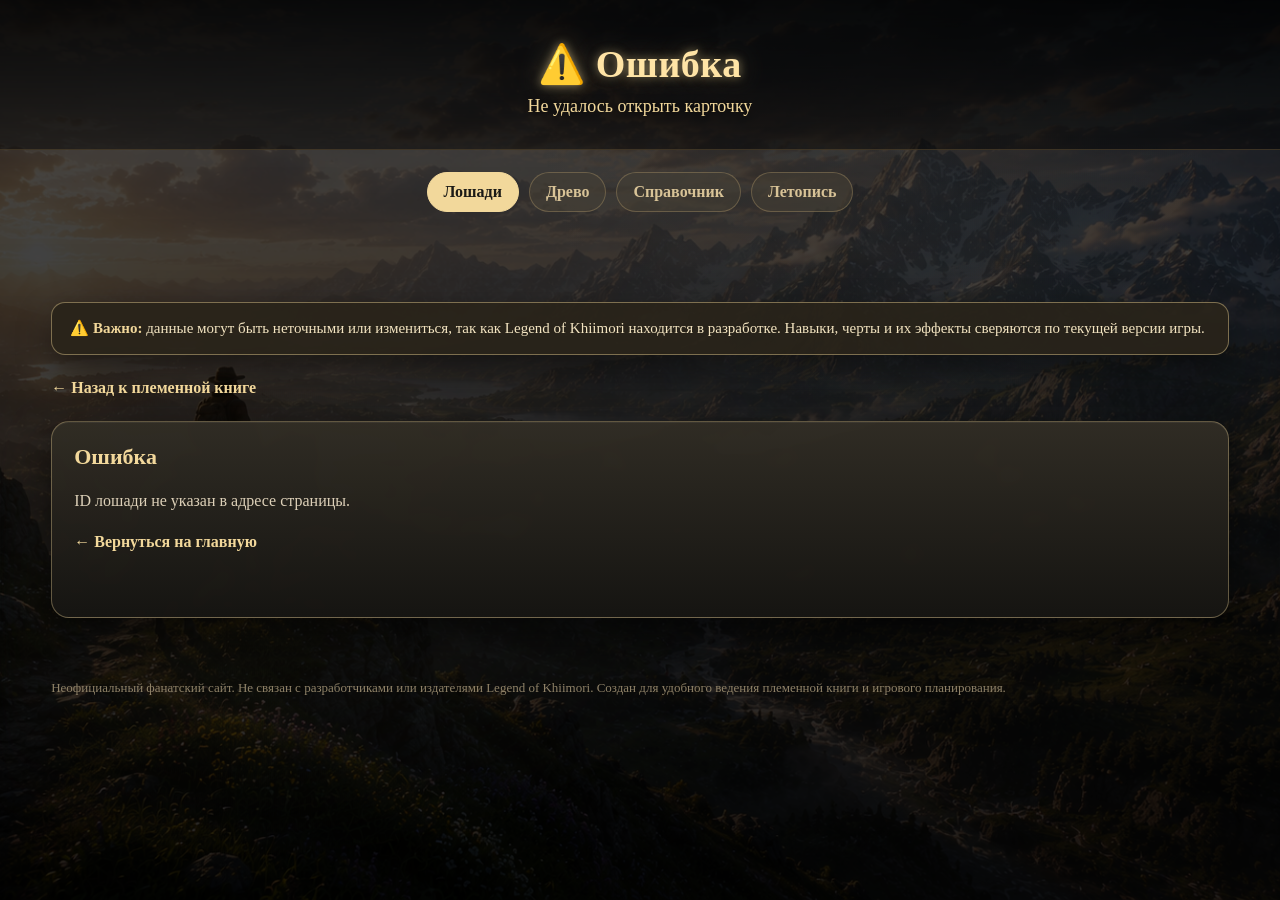
<file: horse.html>
<!DOCTYPE html>
<html lang="ru">
<head>
    <meta charset="UTF-8">
    <meta name="viewport" content="width=device-width, initial-scale=1.0">
    <title>Лошадь — Legend of Khiimori</title>

    <link rel="stylesheet" href="css/style.css">
</head>

<body class="inner-bg">

    <header class="site-header">
        <h1 id="horse-name">🐴 Лошадь</h1>
        <p id="horse-subtitle">Загрузка данных...</p>
    </header>

 <nav class="main-nav">
    <a href="index.html" class="nav-link active">Лошади</a>
    <a href="tree.html" class="nav-link">Древо</a>
    <a href="reference.html" class="nav-link">Справочник</a>
    <a href="chronicle.html" class="nav-link">Летопись</a>
</nav>
    <main class="page">

        <section class="disclaimer">
            <strong>⚠️ Важно:</strong>
            данные могут быть неточными или измениться, так как Legend of Khiimori находится в разработке.
            Навыки, черты и их эффекты сверяются по текущей версии игры.
        </section>

        <a class="back-link" href="index.html">← Назад к племенной книге</a>

        <section id="horse-profile" class="profile-grid">
            <article class="profile-card wide">
                <h2>Загрузка</h2>
                <p>Ищу данные лошади...</p>
            </article>
        </section>

    </main>

    <footer class="site-footer">
        <p class="fan-disclaimer">
            Неофициальный фанатский сайт. Не связан с разработчиками или издателями Legend of Khiimori.
            Создан для удобного ведения племенной книги и игрового планирования.
        </p>
    </footer>

    <script src="js/horse.js"></script>
</body>
</html>
</file>
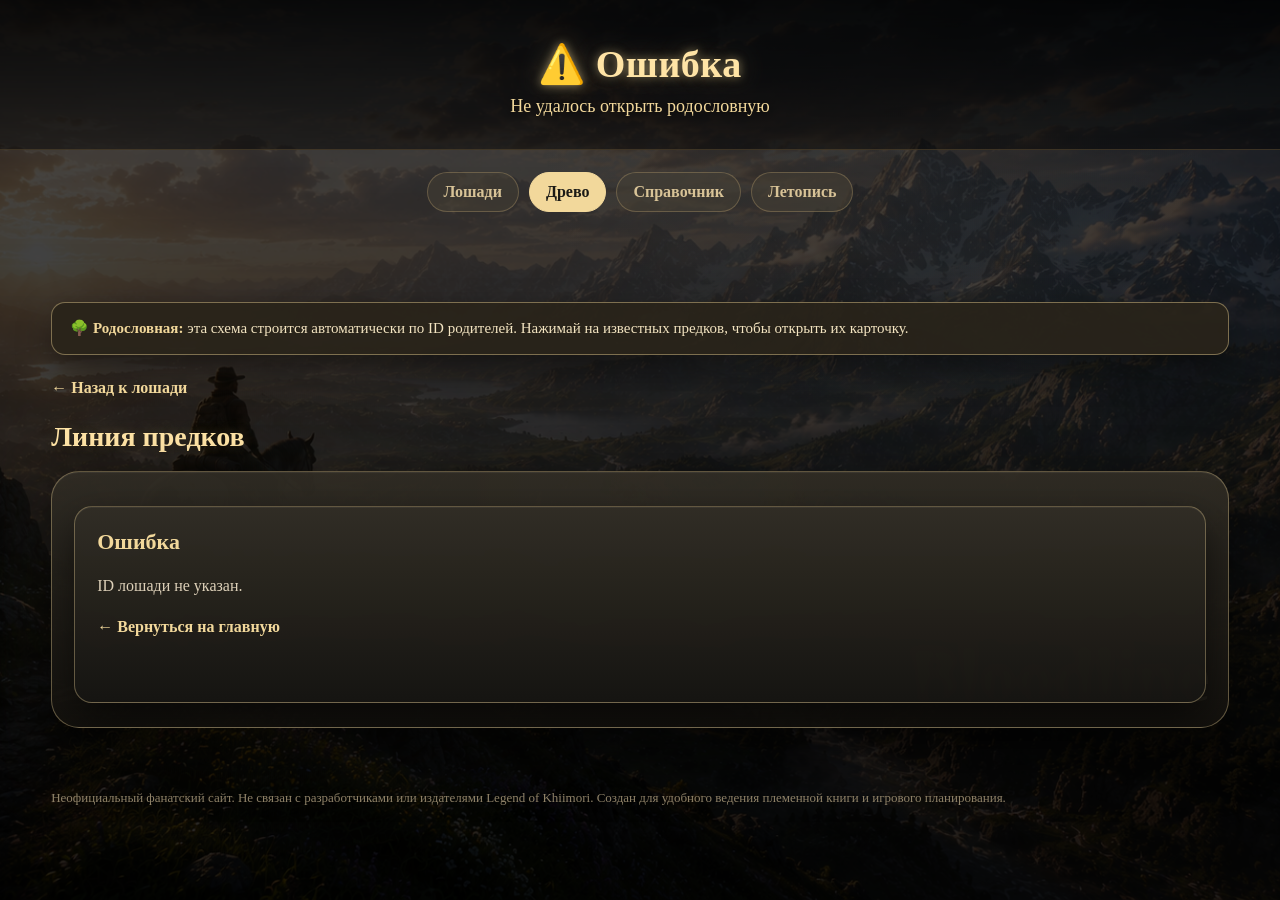
<file: pedigree.html>
<!DOCTYPE html>
<html lang="ru">
<head>
    <meta charset="UTF-8">
    <meta name="viewport" content="width=device-width, initial-scale=1.0">
    <title>Родословная — Legend of Khiimori</title>

    <link rel="stylesheet" href="css/style.css">
</head>

<body class="inner-bg">

    <header class="site-header">
        <h1 id="pedigree-title">🌳 Родословная</h1>
        <p id="pedigree-subtitle">Загрузка древа...</p>
    </header>

<nav class="main-nav">
    <a href="index.html" class="nav-link">Лошади</a>
    <a href="tree.html" class="nav-link active">Древо</a>
    <a href="reference.html" class="nav-link">Справочник</a>
    <a href="chronicle.html" class="nav-link">Летопись</a>
</nav>

    <main class="page">

        <section class="disclaimer">
            <strong>🌳 Родословная:</strong>
            эта схема строится автоматически по ID родителей. Нажимай на известных предков, чтобы открыть их карточку.
        </section>

        <a class="back-link" id="back-to-horse" href="index.html">← Назад к лошади</a>

        <section class="section">
            <h2 class="section-title">Линия предков</h2>

            <div id="pedigree-tree" class="pedigree-tree">
                <p>Загрузка...</p>
            </div>
        </section>

    </main>

    <footer class="site-footer">
        <p class="fan-disclaimer">
            Неофициальный фанатский сайт. Не связан с разработчиками или издателями Legend of Khiimori.
            Создан для удобного ведения племенной книги и игрового планирования.
        </p>
    </footer>

    <script src="js/pedigree.js"></script>
</body>
</html>
</file>
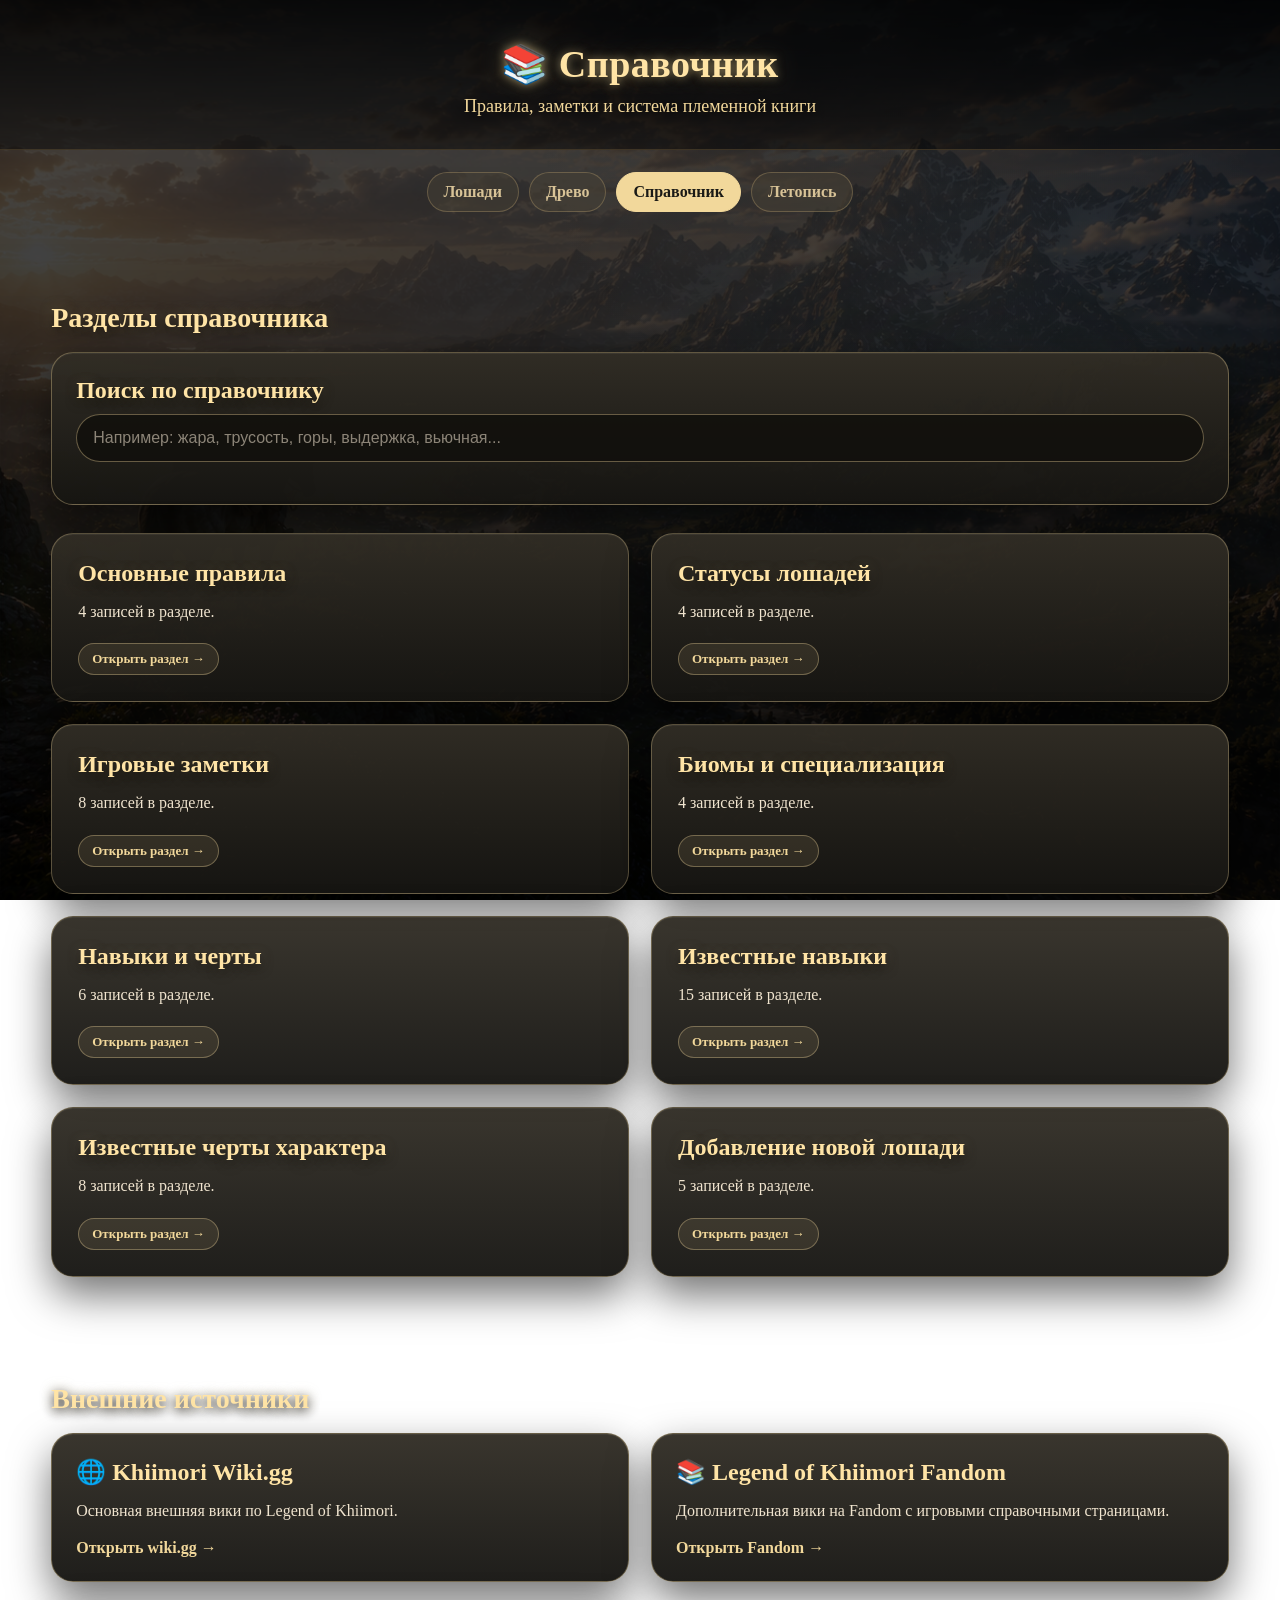
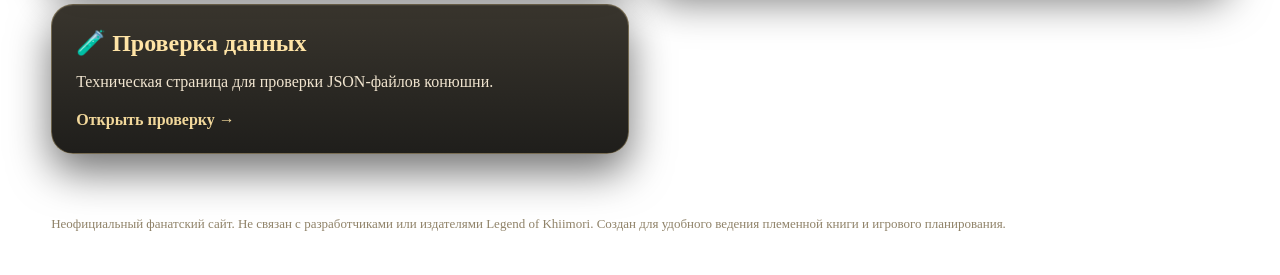
<file: reference.html>
<!DOCTYPE html>
<html lang="ru">
<head>
    <meta charset="UTF-8">
    <meta name="viewport" content="width=device-width, initial-scale=1.0">
    <title>Справочник — Legend of Khiimori</title>
    <link rel="stylesheet" href="css/style.css">
</head>

<body class="inner-bg">
    <header class="site-header">
        <h1>📚 Справочник</h1>
        <p>Правила, заметки и система племенной книги</p>
    </header>

<nav class="main-nav">
    <a href="index.html" class="nav-link">Лошади</a>
    <a href="tree.html" class="nav-link">Древо</a>
    <a href="reference.html" class="nav-link active">Справочник</a>
    <a href="chronicle.html" class="nav-link">Летопись</a>
</nav>

<main id="reference-content" class="page">
    <section class="section">
        <h2 class="section-title">Загрузка справочника...</h2>

        <div class="reference-grid">
            <article class="reference-card">
                <h3>Подождите</h3>
                <p>Данные загружаются из файла data/reference.json.</p>
            </article>
        </div>
    </section>
</main>
<section class="page wiki-links-section">
    <h2 class="section-title">Внешние источники</h2>

    <div class="wiki-links-grid">
        <a class="wiki-link-card" href="https://khiimori.wiki.gg" target="_blank" rel="noopener noreferrer">
            <h3>🌐 Khiimori Wiki.gg</h3>
            <p>Основная внешняя вики по Legend of Khiimori.</p>
            <span>Открыть wiki.gg →</span>
        </a>

        <a class="wiki-link-card" href="https://the-legend-of-khiimori.fandom.com/wiki/The_Legend_of_Khiimori_Wiki" target="_blank" rel="noopener noreferrer">
            <h3>📚 Legend of Khiimori Fandom</h3>
            <p>Дополнительная вики на Fandom с игровыми справочными страницами.</p>
            <span>Открыть Fandom →</span>
        </a>
        <a class="wiki-link-card" href="check.html">
    <h3>🧪 Проверка данных</h3>
    <p>Техническая страница для проверки JSON-файлов конюшни.</p>
    <span>Открыть проверку →</span>
</a>
    </div>
</section>
    <footer class="site-footer">
        <p class="fan-disclaimer">
            Неофициальный фанатский сайт. Не связан с разработчиками или издателями Legend of Khiimori.
            Создан для удобного ведения племенной книги и игрового планирования.
        </p>
    </footer>
    <script src="js/reference.js"></script>
</body>
</html>
</file>
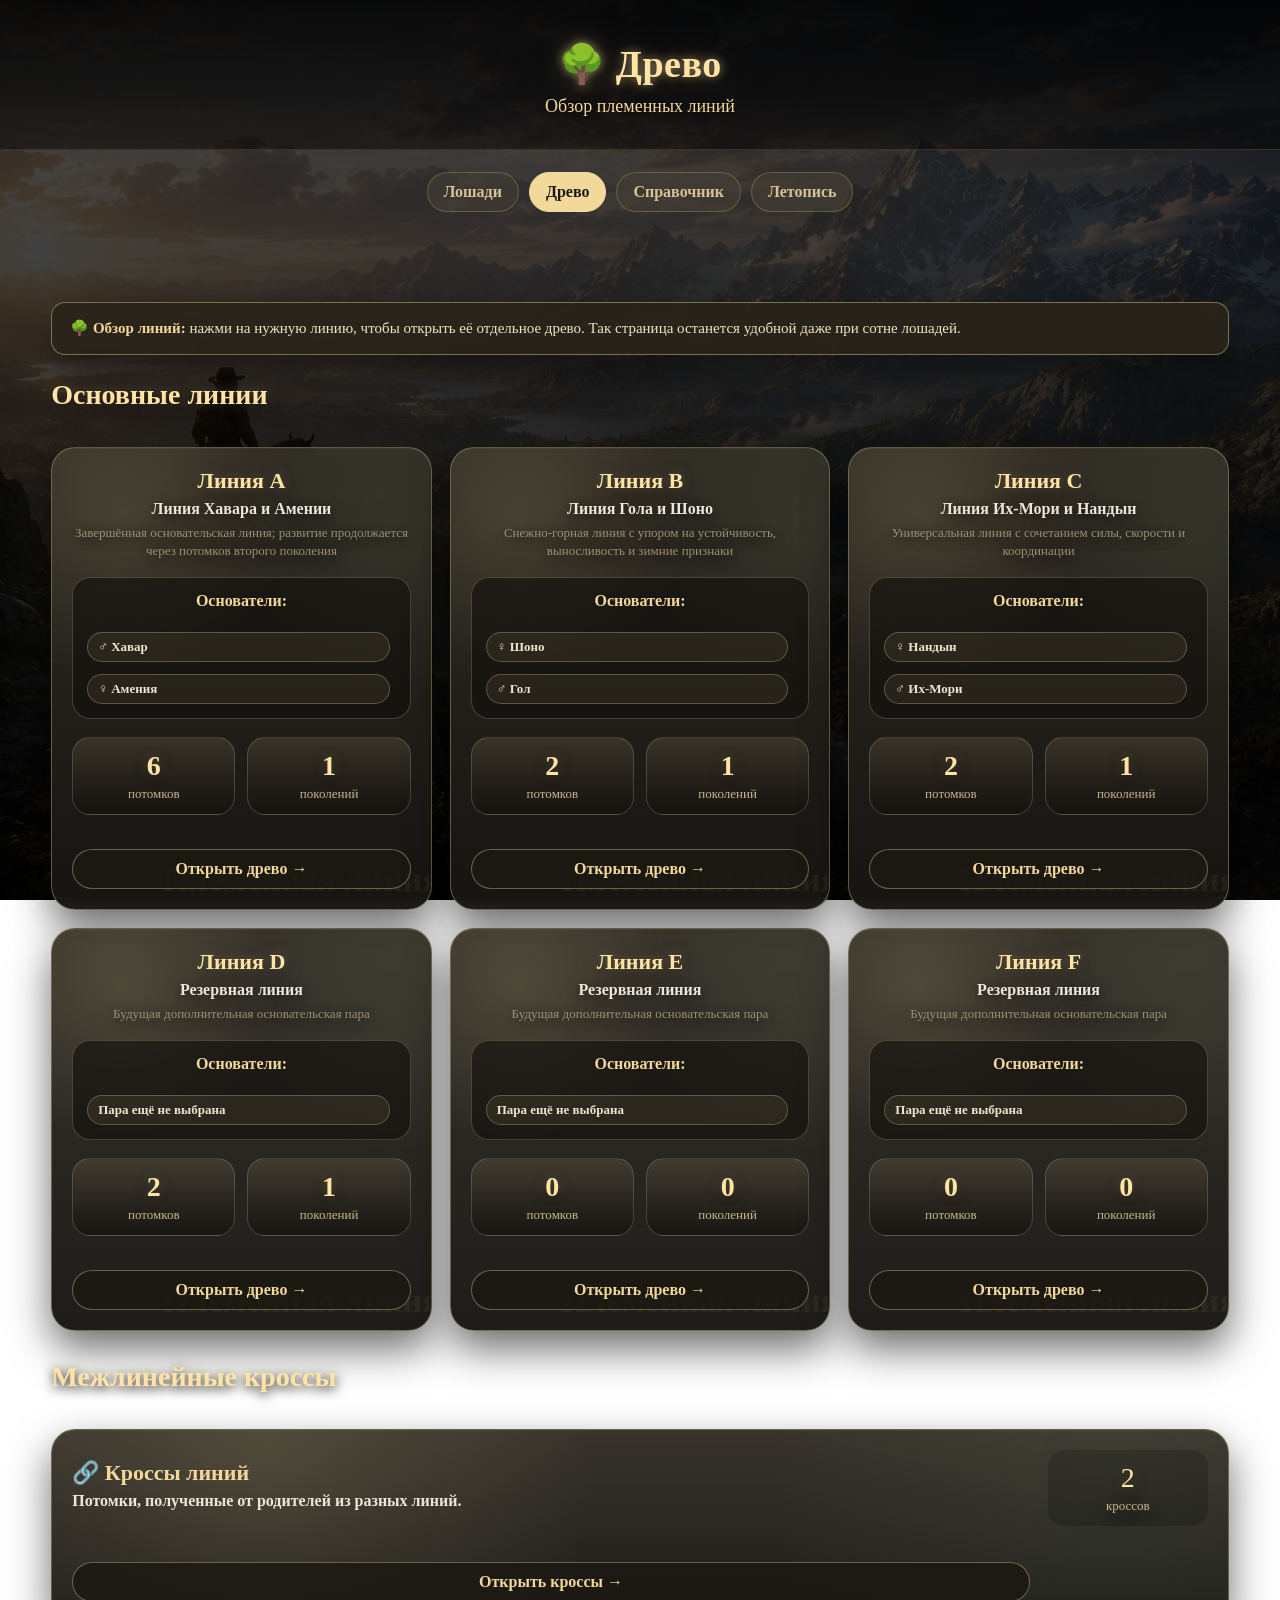
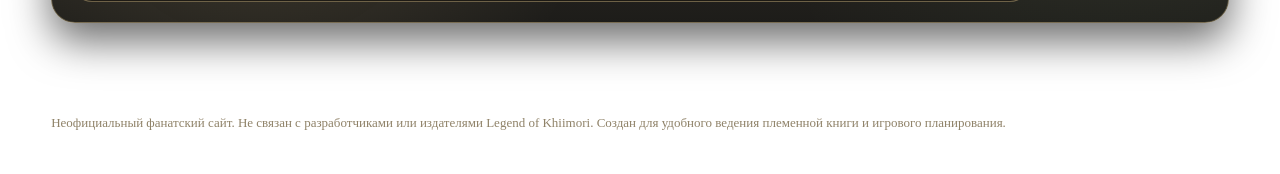
<file: tree.html>
<!DOCTYPE html>
<html lang="ru">
<head>
    <meta charset="UTF-8">
    <meta name="viewport" content="width=device-width, initial-scale=1.0">
    <title>Древо — Legend of Khiimori</title>

    <link rel="stylesheet" href="css/style.css">
</head>

<body class="inner-bg">

    <header class="site-header">
        <h1 id="tree-title">🌳 Древо</h1>
        <p id="tree-subtitle">Племенные линии конюшни</p>
    </header>

<nav class="main-nav">
    <a href="index.html" class="nav-link">Лошади</a>
    <a href="tree.html" class="nav-link active">Древо</a>
    <a href="reference.html" class="nav-link">Справочник</a>
    <a href="chronicle.html" class="nav-link">Летопись</a>
</nav>

    <main class="page">

        <section class="disclaimer" id="tree-disclaimer">
            <strong>🌳 Древо:</strong>
            здесь линии показываются отдельно, чтобы большое древо не превращалось в бесконечную простыню.
            Нажми на линию, чтобы открыть её потомков.
        </section>

        <section class="section">
            <div id="stable-tree" class="stable-tree">
                <p>Загрузка древа...</p>
            </div>
        </section>

    </main>

    <footer class="site-footer">
        <p class="fan-disclaimer">
            Неофициальный фанатский сайт. Не связан с разработчиками или издателями Legend of Khiimori.
            Создан для удобного ведения племенной книги и игрового планирования.
        </p>
    </footer>

    <script src="js/tree.js"></script>
<body>
</html>
</file>
<file: css/style.css>
* {
    box-sizing: border-box;
}

body {
    margin: 0;
    font-family: Georgia, "Times New Roman", serif;
    background:
        radial-gradient(circle at top, rgba(156, 122, 76, 0.18), transparent 35%),
        linear-gradient(180deg, #1b1a16 0%, #11110f 100%);
    color: #eee6d8;
    min-height: 100vh;
}

.site-header {
    padding: 42px 20px 32px;
    text-align: center;
    border-bottom: 1px solid rgba(218, 185, 126, 0.25);
    background:
        linear-gradient(180deg, rgba(0,0,0,0.55), rgba(0,0,0,0.15));
}

.site-header h1 {
    margin: 0;
    font-size: 38px;
    letter-spacing: 0.5px;
    color: #f2d89b;
    text-shadow: 0 2px 12px rgba(0,0,0,0.65);
}

.site-header p {
    margin: 10px 0 0;
    font-size: 18px;
    color: #c9b58d;
}

.page {
    width: min(1180px, 92%);
    margin: 0 auto;
    padding: 34px 0 60px;
}

.stats {
    display: grid;
    grid-template-columns: repeat(3, 1fr);
    gap: 18px;
    margin-bottom: 36px;
}

.stat-card,
.horse-card,
.profile-card {
    background:
        linear-gradient(180deg, rgba(70, 65, 54, 0.95), rgba(39, 37, 32, 0.95));
    border: 1px solid rgba(218, 185, 126, 0.28);
    border-radius: 18px;
    box-shadow:
        0 12px 30px rgba(0,0,0,0.35),
        inset 0 1px 0 rgba(255,255,255,0.05);
}

.stat-card {
    padding: 22px;
    text-align: center;
}

.stat-card h2 {
    margin: 0 0 12px;
    font-size: 18px;
    color: #f2d89b;
}

.stat-card p {
    margin: 0;
    font-size: 32px;
    font-weight: bold;
}

.section-title {
    margin: 0 0 18px;
    font-size: 28px;
    color: #f2d89b;
}

.horse-list {
    display: flex;
    flex-wrap: wrap;
    gap: 18px;
}

.horse-card {
    display: block;
    width: 310px;
    padding: 22px;
    color: inherit;
    text-decoration: none;
    transition: transform 0.2s ease, border-color 0.2s ease;
}

.horse-card:hover {
    transform: translateY(-4px);
    border-color: rgba(242, 216, 155, 0.65);
}

.horse-card h3 {
    margin: 0 0 12px;
    font-size: 26px;
    color: #ffffff;
}

.horse-card p {
    margin: 8px 0;
    color: #ddd0b8;
}

.status-ready {
    display: inline-block;
    margin-top: 14px;
    padding: 10px 12px;
    border-radius: 999px;
    background: rgba(76, 148, 96, 0.18);
    border: 1px solid rgba(107, 219, 135, 0.35);
    color: #baf0c4;
    font-weight: bold;
}

.status-ready.big {
    font-size: 18px;
}

.back-link {
    display: inline-block;
    margin-bottom: 24px;
    color: #f2d89b;
    text-decoration: none;
    font-weight: bold;
}

.back-link:hover {
    text-decoration: underline;
}

.profile-grid {
    display: grid;
    grid-template-columns: repeat(3, 1fr);
    gap: 18px;
}

.profile-card {
    padding: 22px;
}

.profile-card.wide {
    grid-column: span 3;
}

.profile-card h2 {
    margin: 0 0 18px;
    font-size: 22px;
    color: #f2d89b;
}

.profile-card p {
    line-height: 1.6;
    color: #ddd0b8;
}

.profile-card ul {
    margin: 0;
    padding-left: 22px;
}

.profile-card li {
    margin: 8px 0;
}

table {
    width: 100%;
    border-collapse: collapse;
    overflow: hidden;
    border-radius: 12px;
}

th,
td {
    padding: 12px 14px;
    border-bottom: 1px solid rgba(218, 185, 126, 0.18);
    text-align: left;
    vertical-align: top;
}

th {
    color: #f2d89b;
    font-weight: bold;
    width: 32%;
}

td {
    color: #eee6d8;
}

tr:last-child th,
tr:last-child td {
    border-bottom: none;
}

@media (max-width: 900px) {
    .profile-grid {
        grid-template-columns: 1fr;
    }

    .profile-card.wide {
        grid-column: span 1;
    }
}

@media (max-width: 760px) {
    .site-header h1 {
        font-size: 30px;
    }

    .stats {
        grid-template-columns: 1fr;
    }

    .horse-card {
        width: 100%;
    }

    th,
    td {
        display: block;
        width: 100%;
    }

    th {
        padding-bottom: 4px;
    }

    td {
        padding-top: 4px;
    }
}code,
.id-code {
    font-family: Consolas, "Courier New", monospace;
    letter-spacing: 0.5px;
}.admin-warning {
    margin-bottom: 28px;
    border-color: rgba(242, 216, 155, 0.45);
}

.admin-horse-list {
    display: grid;
    gap: 18px;
}

.admin-card h3 {
    margin: 0 0 8px;
    font-size: 24px;
    color: #ffffff;
}

.admin-card-header {
    display: flex;
    justify-content: space-between;
    gap: 18px;
    align-items: flex-start;
    margin-bottom: 18px;
}

.admin-card-header p {
    margin: 0;
}

.admin-actions {
    display: flex;
    flex-wrap: wrap;
    gap: 12px;
    margin-top: 18px;
}

.admin-actions button {
    border: 1px solid rgba(242, 216, 155, 0.45);
    background: rgba(242, 216, 155, 0.12);
    color: #f2d89b;
    padding: 10px 14px;
    border-radius: 999px;
    font-family: inherit;
    font-weight: bold;
    cursor: pointer;
}

.admin-actions button:hover {
    background: rgba(242, 216, 155, 0.22);
}

.status-not-ready {
    display: inline-block;
    margin-top: 14px;
    padding: 10px 12px;
    border-radius: 999px;
    background: rgba(184, 131, 56, 0.18);
    border: 1px solid rgba(242, 185, 92, 0.35);
    color: #ffd99a;
    font-weight: bold;
}.site-footer {
    width: min(1180px, 92%);
    margin: 0 auto;
    padding: 0 0 32px;
    text-align: right;
}

.site-footer a {
    color: #8f8268;
    text-decoration: none;
    font-size: 14px;
}

.site-footer a:hover {
    color: #f2d89b;
    text-decoration: underline;
}

.disclaimer {
    margin-bottom: 24px;
    padding: 14px 18px;
    border: 1px solid rgba(242, 216, 155, 0.35);
    border-radius: 14px;
    background: rgba(242, 185, 92, 0.10);
    color: #e8d6ad;
    line-height: 1.5;
    font-size: 15px;
}

.disclaimer strong {
    color: #f2d89b;
}.fan-disclaimer {
    margin: 0 0 10px;
    color: #8f8268;
    font-size: 13px;
    line-height: 1.5;
    text-align: left;
}.site-nav {
    width: min(1180px, 92%);
    margin: 0 auto;
    padding: 16px 0 0;
    display: flex;
    flex-wrap: wrap;
    gap: 10px;
    justify-content: center;
}

.nav-link {
    display: inline-block;
    padding: 10px 16px;
    border-radius: 999px;
    border: 1px solid rgba(218, 185, 126, 0.28);
    background: rgba(70, 65, 54, 0.55);
    color: #d8c397;
    text-decoration: none;
    font-weight: bold;
    transition: background 0.2s ease, color 0.2s ease, border-color 0.2s ease, transform 0.2s ease;
}

.nav-link:hover {
    transform: translateY(-2px);
    color: #f2d89b;
    border-color: rgba(242, 216, 155, 0.55);
    background: rgba(92, 82, 63, 0.75);
}

.nav-link.active {
    color: #1b1a16;
    background: #f2d89b;
    border-color: #f2d89b;
}

.nav-link.disabled {
    opacity: 0.45;
    cursor: default;
}

.nav-link.disabled:hover {
    transform: none;
    color: #d8c397;
    border-color: rgba(218, 185, 126, 0.28);
    background: rgba(70, 65, 54, 0.55);
}.genetics-phenotype {
    margin: 0 0 14px;
    color: #ddd0b8;
    line-height: 1.5;
}

.genetics-phenotype strong {
    color: #f2d89b;
}

.gene-grid {
    display: flex;
    flex-wrap: wrap;
    gap: 10px;
}

.gene-pill {
    display: inline-flex;
    align-items: center;
    gap: 6px;
    padding: 8px 12px;
    border-radius: 999px;
    border: 1px solid rgba(218, 185, 126, 0.28);
    background: rgba(0, 0, 0, 0.22);
    color: #eee6d8;
    font-family: Consolas, "Courier New", monospace;
    font-size: 14px;
}

.gene-pill strong {
    color: #f2d89b;
}/* Более спокойная карточка лошади */

.profile-grid {
    display: grid;
    grid-template-columns: repeat(3, 1fr);
    gap: 18px;
}

.profile-card.wide,
.profile-card.half {
    grid-column: span 3;
}

.compact-table th,
.compact-table td {
    padding: 8px 12px;
}

.readable-params th {
    width: 38%;
}

.trait-list {
    list-style: none;
    margin: 0;
    padding: 0;
}

.trait-list li {
    margin: 0 0 12px;
    padding-bottom: 10px;
    border-bottom: 1px solid rgba(218, 185, 126, 0.16);
}

.trait-list li:last-child {
    margin-bottom: 0;
    padding-bottom: 0;
    border-bottom: none;
}

.trait-list strong {
    display: block;
    margin-bottom: 4px;
    color: #f2d89b;
}

.trait-list span {
    display: block;
    color: #ddd0b8;
    line-height: 1.45;
    font-size: 14px;
}

.genetics-phenotype {
    margin: 0 0 14px;
    color: #ddd0b8;
    line-height: 1.5;
}

.genetics-phenotype strong {
    color: #f2d89b;
}

.gene-grid {
    display: flex;
    flex-wrap: wrap;
    gap: 10px;
}

.gene-pill {
    display: inline-flex;
    align-items: center;
    gap: 6px;
    padding: 8px 12px;
    border-radius: 999px;
    border: 1px solid rgba(218, 185, 126, 0.28);
    background: rgba(0, 0, 0, 0.22);
    color: #eee6d8;
    font-family: Consolas, "Courier New", monospace;
    font-size: 14px;
}

.gene-pill strong {
    color: #f2d89b;
}

@media (max-width: 900px) {
    .profile-grid {
        grid-template-columns: 1fr;
    }

    .profile-card.wide,
    .profile-card.half {
        grid-column: span 1;
    }
}/* Финальная компактная раскладка карточки лошади */

.profile-grid {
    display: grid;
    grid-template-columns: repeat(3, 1fr);
    gap: 18px;
}

.profile-card.wide {
    grid-column: span 3;
}

.profile-card.two-thirds {
    grid-column: span 2;
}

.profile-card.one-third {
    grid-column: span 1;
}

.compact-table th,
.compact-table td {
    padding: 7px 10px;
}

.stats-table th:nth-child(1),
.stats-table td:nth-child(1) {
    width: 24%;
}

.stats-table th:nth-child(2),
.stats-table td:nth-child(2) {
    width: 18%;
    white-space: nowrap;
}

.stats-table th:nth-child(3),
.stats-table td:nth-child(3) {
    width: 58%;
}

.readable-params {
    font-size: 15px;
}

.readable-params td {
    padding: 7px 10px;
}

.readable-params td:first-child {
    width: 46%;
    color: #c9b58d;
}

.readable-params td:last-child {
    color: #eee6d8;
    font-weight: bold;
}

.trait-list span {
    color: #eee6d8;
}

.gene-grid {
    display: flex;
    flex-wrap: wrap;
    gap: 8px;
}

.gene-pill {
    padding: 7px 10px;
    font-size: 13px;
}

@media (max-width: 900px) {
    .profile-grid {
        grid-template-columns: 1fr;
    }

    .profile-card.wide,
    .profile-card.two-thirds,
    .profile-card.one-third {
        grid-column: span 1;
    }
}/* Древо родословных */

.tree-list {
    display: grid;
    gap: 16px;
}

.tree-card {
    padding: 18px;
    border-radius: 18px;
    border: 1px solid rgba(218, 185, 126, 0.22);
    background: rgba(34, 31, 26, 0.82);
    box-shadow: 0 12px 30px rgba(0, 0, 0, 0.22);
}

.tree-card-header {
    display: flex;
    justify-content: space-between;
    gap: 14px;
    align-items: center;
    margin-bottom: 8px;
}

.tree-card-header h3 {
    margin: 0;
    font-size: 20px;
}

.tree-card-header a,
.tree-horse-link {
    color: #f2d89b;
    text-decoration: none;
}

.tree-card-header a:hover,
.tree-horse-link:hover {
    text-decoration: underline;
}

.tree-meta {
    margin: 0 0 14px;
    color: #eee6d8;
}

.tree-family-grid {
    display: grid;
    grid-template-columns: repeat(3, 1fr);
    gap: 12px;
}

.tree-relation {
    padding: 12px;
    border-radius: 14px;
    border: 1px solid rgba(218, 185, 126, 0.14);
    background: rgba(0, 0, 0, 0.18);
    color: #eee6d8;
}

.tree-relation strong {
    display: block;
    margin-bottom: 6px;
    color: #c9b58d;
}

.tree-link-list {
    display: grid;
    gap: 8px;
}

.tree-horse-link {
    display: inline-flex;
    gap: 8px;
    align-items: center;
    flex-wrap: wrap;
}

.tree-horse-link span {
    color: #9f8f72;
    font-size: 13px;
}

@media (max-width: 900px) {
    .tree-family-grid {
        grid-template-columns: 1fr;
    }

    .tree-card-header {
        align-items: flex-start;
        flex-direction: column;
    }
}/* Личное древо родословной */

.pedigree-button {
    display: inline-block;
    margin-top: 14px;
    padding: 10px 14px;
    border-radius: 999px;
    border: 1px solid rgba(218, 185, 126, 0.36);
    background: rgba(242, 216, 155, 0.12);
    color: #f2d89b;
    text-decoration: none;
    font-weight: bold;
}

.pedigree-button:hover {
    background: rgba(242, 216, 155, 0.2);
}

.pedigree-tree {
    overflow-x: auto;
    padding: 24px 0 10px;
}

.pedigree-generation {
    display: grid;
    gap: 16px;
    justify-content: center;
    align-items: stretch;
    min-width: 860px;
}

.pedigree-generation.grandparents {
    grid-template-columns: repeat(4, 190px);
}

.pedigree-generation.parents {
    grid-template-columns: repeat(2, 220px);
}

.pedigree-generation.main-horse {
    grid-template-columns: 260px;
}

.pedigree-horse {
    display: block;
    padding: 14px;
    border-radius: 16px;
    border: 1px solid rgba(218, 185, 126, 0.24);
    background: rgba(34, 31, 26, 0.88);
    color: #eee6d8;
    text-decoration: none;
    text-align: center;
    box-shadow: 0 10px 26px rgba(0, 0, 0, 0.22);
}

.pedigree-horse:hover {
    border-color: rgba(242, 216, 155, 0.56);
    transform: translateY(-2px);
}

.pedigree-horse.current {
    border-color: rgba(107, 219, 135, 0.5);
    background: rgba(76, 148, 96, 0.16);
}

.pedigree-horse.unknown {
    opacity: 0.55;
    border-style: dashed;
}

.pedigree-label {
    margin-bottom: 8px;
    color: #c9b58d;
    font-size: 13px;
}

.pedigree-name {
    color: #f2d89b;
    font-weight: bold;
    font-size: 17px;
}

.pedigree-meta {
    display: grid;
    gap: 5px;
    margin-top: 8px;
    color: #eee6d8;
    font-size: 13px;
}

.pedigree-lines {
    display: grid;
    justify-content: center;
    min-width: 860px;
    height: 34px;
    position: relative;
}

.pedigree-lines-top {
    grid-template-columns: repeat(2, 220px);
    gap: 32px;
}

.pedigree-lines-bottom {
    grid-template-columns: 260px;
}

.pedigree-lines span {
    position: relative;
    display: block;
}

.pedigree-lines span::before {
    content: "";
    position: absolute;
    top: 0;
    left: 50%;
    width: 1px;
    height: 34px;
    background: rgba(218, 185, 126, 0.35);
}

.pedigree-lines-top span::after {
    content: "";
    position: absolute;
    top: 0;
    left: 18%;
    right: 18%;
    height: 1px;
    background: rgba(218, 185, 126, 0.35);
}

@media (max-width: 900px) {
    .pedigree-tree {
        padding-bottom: 18px;
    }
}/* Общее древо конюшни */

.stable-tree {
    margin-top: 10px;
}

.stable-tree-scroll {
    overflow-x: auto;
    padding: 8px 4px 24px;
}

.stable-tree-lines {
    display: grid;
    gap: 24px;
    min-width: 760px;
}

.family-node {
    position: relative;
}

.family-children {
    position: relative;
    margin-left: 34px;
    margin-top: 14px;
    padding-left: 24px;
    display: grid;
    gap: 14px;
    border-left: 2px solid rgba(218, 185, 126, 0.26);
}

.family-children > .family-node::before {
    content: "";
    position: absolute;
    top: 32px;
    left: -24px;
    width: 24px;
    height: 2px;
    background: rgba(218, 185, 126, 0.26);
}

.stable-tree-card {
    width: 360px;
    padding: 14px 16px;
    border-radius: 18px;
    border: 1px solid rgba(218, 185, 126, 0.24);
    background: rgba(34, 31, 26, 0.86);
    box-shadow: 0 12px 28px rgba(0, 0, 0, 0.22);
}

.stable-tree-card-main {
    display: flex;
    align-items: center;
    justify-content: space-between;
    gap: 12px;
    margin-bottom: 6px;
}

.stable-tree-name {
    color: #f2d89b;
    text-decoration: none;
    font-size: 18px;
    font-weight: bold;
}

.stable-tree-name:hover {
    text-decoration: underline;
}

.stable-tree-meta {
    color: #eee6d8;
    font-size: 14px;
    margin-bottom: 10px;
}

.stable-tree-bottom {
    display: flex;
    align-items: center;
    justify-content: space-between;
    gap: 10px;
    font-size: 13px;
}

.stable-tree-small-link {
    color: #c9b58d;
    text-decoration: none;
}

.stable-tree-small-link:hover {
    color: #f2d89b;
    text-decoration: underline;
}

.stable-tree-children-count {
    margin-top: 8px;
    color: #9f8f72;
    font-size: 13px;
}

.depth-0 > .stable-tree-card {
    border-color: rgba(242, 216, 155, 0.42);
}

.depth-1 > .stable-tree-card {
    margin-left: 6px;
}

.depth-2 > .stable-tree-card {
    margin-left: 12px;
}

.depth-3 > .stable-tree-card {
    margin-left: 18px;
}

@media (max-width: 900px) {
    .stable-tree-lines {
        min-width: 640px;
    }

    .stable-tree-card {
        width: 310px;
    }

    .family-children {
        margin-left: 22px;
        padding-left: 20px;
    }

    .family-children > .family-node::before {
        left: -20px;
        width: 20px;
    }
}/* Общее древо — визуальная доска */

.stable-tree-board {
    display: grid;
    gap: 28px;
}

.tree-board-section {
    padding: 20px;
    border-radius: 22px;
    border: 1px solid rgba(218, 185, 126, 0.18);
    background: rgba(0, 0, 0, 0.12);
}

.tree-board-section h3 {
    margin: 0 0 18px;
    color: #f2d89b;
    font-size: 22px;
    text-align: center;
}

.founders-grid {
    display: flex;
    flex-wrap: wrap;
    justify-content: center;
    gap: 18px;
}

.family-groups {
    display: grid;
    gap: 28px;
}

.family-group-card {
    min-width: 720px;
    padding: 22px;
    border-radius: 24px;
    border: 1px solid rgba(218, 185, 126, 0.24);
    background: rgba(34, 31, 26, 0.82);
    overflow-x: auto;
}

.parents-row {
    display: grid;
    grid-template-columns: 220px 44px 220px;
    justify-content: center;
    align-items: center;
    gap: 14px;
}

.pair-symbol {
    color: #f2d89b;
    font-size: 28px;
    font-weight: bold;
    text-align: center;
}

.children-row {
    display: flex;
    flex-wrap: wrap;
    justify-content: center;
    gap: 16px;
}

.tree-connector {
    position: relative;
    height: 46px;
    margin: 4px 0;
}

.tree-connector::before {
    content: "";
    position: absolute;
    top: 0;
    left: 50%;
    width: 1px;
    height: 46px;
    background: rgba(218, 185, 126, 0.42);
}

.tree-connector::after {
    content: "";
    position: absolute;
    bottom: 0;
    left: 38%;
    right: 38%;
    height: 1px;
    background: rgba(218, 185, 126, 0.42);
}

.tree-mini-card {
    display: block;
    width: 220px;
    min-height: 118px;
    padding: 14px;
    border-radius: 18px;
    border: 1px solid rgba(218, 185, 126, 0.26);
    background: rgba(34, 31, 26, 0.9);
    color: #eee6d8;
    text-decoration: none;
    text-align: center;
    box-shadow: 0 12px 26px rgba(0, 0, 0, 0.22);
}

.tree-mini-card:hover {
    border-color: rgba(242, 216, 155, 0.58);
    transform: translateY(-2px);
}

.tree-mini-card.unknown {
    opacity: 0.55;
    border-style: dashed;
    box-shadow: none;
}

.tree-card-label {
    margin-bottom: 7px;
    color: #c9b58d;
    font-size: 13px;
}

.tree-card-name {
    color: #f2d89b;
    font-weight: bold;
    font-size: 18px;
    margin-bottom: 8px;
}

.tree-card-meta {
    display: grid;
    gap: 5px;
    color: #eee6d8;
    font-size: 13px;
}

.tree-card-status {
    margin-top: 8px;
    font-size: 13px;
}

.empty-tree-note {
    max-width: 680px;
    margin: 0 auto;
    padding: 18px;
    border-radius: 18px;
    border: 1px dashed rgba(218, 185, 126, 0.28);
    background: rgba(0, 0, 0, 0.16);
    color: #eee6d8;
    line-height: 1.55;
    text-align: center;
}

.empty-tree-note p {
    margin: 0 0 8px;
}

.empty-tree-note p:last-child {
    margin-bottom: 0;
}

@media (max-width: 900px) {
    .tree-board-section {
        overflow-x: auto;
    }

    .parents-row {
        grid-template-columns: 190px 34px 190px;
    }

    .tree-mini-card {
        width: 190px;
    }

    .family-group-card {
        min-width: 620px;
    }
}/* Племенное древо по линиям */

.breeding-tree-board {
    display: grid;
    gap: 30px;
}

.breeding-tree-section {
    padding: 22px;
    border-radius: 24px;
    border: 1px solid rgba(218, 185, 126, 0.2);
    background: rgba(0, 0, 0, 0.12);
}

.breeding-tree-section h3 {
    margin: 0 0 10px;
    color: #f2d89b;
    text-align: center;
    font-size: 24px;
}

.tree-section-note {
    max-width: 860px;
    margin: 0 auto 22px;
    color: #eee6d8;
    line-height: 1.55;
    text-align: center;
}

.line-board {
    display: grid;
    grid-template-columns: repeat(3, minmax(260px, 1fr));
    gap: 18px;
    align-items: start;
}

.line-column {
    min-height: 420px;
    padding: 16px;
    border-radius: 22px;
    border: 1px solid rgba(218, 185, 126, 0.24);
    background: rgba(34, 31, 26, 0.86);
}

.line-column-header {
    text-align: center;
    margin-bottom: 16px;
}

.line-column-header h4 {
    margin: 0 0 6px;
    color: #f2d89b;
    font-size: 21px;
}

.line-column-header p {
    margin: 0 0 4px;
    color: #eee6d8;
    font-weight: bold;
}

.line-column-header span {
    color: #9f8f72;
    font-size: 13px;
}

.line-stage {
    padding: 12px;
    border-radius: 18px;
    border: 1px solid rgba(218, 185, 126, 0.14);
    background: rgba(0, 0, 0, 0.16);
}

.line-stage-title {
    margin-bottom: 10px;
    color: #c9b58d;
    font-size: 13px;
    text-transform: uppercase;
    letter-spacing: 0.05em;
    text-align: center;
}

.line-horse-row {
    display: flex;
    flex-wrap: wrap;
    justify-content: center;
    gap: 12px;
}

.line-horse-card {
    display: block;
    width: 210px;
    padding: 13px;
    border-radius: 17px;
    border: 1px solid rgba(218, 185, 126, 0.28);
    background: rgba(34, 31, 26, 0.95);
    color: #eee6d8;
    text-decoration: none;
    text-align: center;
    box-shadow: 0 10px 22px rgba(0, 0, 0, 0.2);
}

.line-horse-card:hover {
    border-color: rgba(242, 216, 155, 0.58);
    transform: translateY(-2px);
}

.line-horse-name {
    color: #f2d89b;
    font-size: 17px;
    font-weight: bold;
    margin-bottom: 8px;
}

.line-horse-meta {
    display: grid;
    gap: 4px;
    color: #eee6d8;
    font-size: 13px;
}

.line-horse-role {
    margin-top: 8px;
    color: #c9b58d;
    font-size: 13px;
}

.line-horse-status {
    margin-top: 8px;
    font-size: 13px;
}

.line-placeholder {
    display: grid;
    gap: 6px;
    padding: 18px 12px;
    border-radius: 16px;
    border: 1px dashed rgba(218, 185, 126, 0.28);
    color: #eee6d8;
    text-align: center;
}

.line-placeholder strong {
    color: #f2d89b;
}

.line-placeholder span {
    color: #9f8f72;
    font-size: 13px;
}

.line-placeholder.soft {
    opacity: 0.8;
}

.line-arrow {
    color: #f2d89b;
    text-align: center;
    font-size: 26px;
    line-height: 1.4;
}

.generation-stack {
    display: grid;
    gap: 14px;
}

.generation-level {
    display: grid;
    gap: 8px;
}

.generation-label {
    color: #c9b58d;
    font-size: 13px;
    text-align: center;
}

.cross-board {
    display: grid;
    gap: 18px;
}

.cross-card {
    max-width: 780px;
    margin: 0 auto;
    padding: 20px;
    border-radius: 22px;
    border: 1px solid rgba(107, 219, 135, 0.24);
    background: rgba(76, 148, 96, 0.1);
}

.cross-title {
    margin-bottom: 16px;
    color: #baf0c4;
    font-size: 22px;
    font-weight: bold;
    text-align: center;
}

.cross-parents {
    display: grid;
    grid-template-columns: 1fr 44px 1fr;
    gap: 14px;
    align-items: center;
}

.cross-child {
    display: flex;
    justify-content: center;
}

.cross-arrow {
    color: #baf0c4;
    text-align: center;
    font-size: 28px;
    margin: 8px 0;
}

.cross-horse {
    display: grid;
    gap: 5px;
    padding: 13px;
    border-radius: 16px;
    border: 1px solid rgba(218, 185, 126, 0.22);
    background: rgba(34, 31, 26, 0.86);
    color: #eee6d8;
    text-decoration: none;
    text-align: center;
}

.cross-horse span {
    color: #c9b58d;
    font-size: 13px;
}

.cross-horse strong {
    color: #f2d89b;
}

.cross-horse small {
    color: #9f8f72;
}

@media (max-width: 1000px) {
    .line-board {
        grid-template-columns: 1fr;
    }

    .cross-parents {
        grid-template-columns: 1fr;
    }

    .pair-symbol {
        transform: rotate(90deg);
    }
}/* Древо: обзор линий и постраничные линии */

.tree-dashboard {
    display: grid;
    gap: 18px;
    margin-bottom: 30px;
}

.line-overview-grid {
    display: grid;
    grid-template-columns: repeat(3, minmax(240px, 1fr));
    gap: 18px;
}

.line-overview-card,
.cross-overview-card {
    cursor: pointer;
    padding: 20px;
    border-radius: 24px;
    border: 1px solid rgba(218, 185, 126, 0.24);
    background: rgba(34, 31, 26, 0.86);
    box-shadow: 0 14px 30px rgba(0, 0, 0, 0.24);
    transition: transform 0.2s ease, border-color 0.2s ease, background 0.2s ease;
}

.line-overview-card:hover,
.cross-overview-card:hover {
    transform: translateY(-3px);
    border-color: rgba(242, 216, 155, 0.56);
    background: rgba(44, 40, 32, 0.92);
}

.line-overview-header {
    text-align: center;
    margin-bottom: 16px;
}

.line-overview-header h3,
.cross-overview-card h3 {
    margin: 0 0 6px;
    color: #f2d89b;
    font-size: 22px;
}

.line-overview-header p,
.cross-overview-card p {
    margin: 0 0 5px;
    color: #eee6d8;
    font-weight: bold;
}

.line-overview-header span {
    color: #9f8f72;
    font-size: 13px;
}

.line-overview-founders {
    display: grid;
    gap: 8px;
    margin: 14px 0;
    padding: 14px;
    border-radius: 16px;
    border: 1px solid rgba(218, 185, 126, 0.14);
    background: rgba(0, 0, 0, 0.16);
    color: #eee6d8;
    text-align: center;
}

.line-overview-founders strong {
    color: #c9b58d;
}

.line-overview-founders a {
    color: #f2d89b;
    text-decoration: none;
    font-weight: bold;
}

.line-overview-founders a:hover {
    text-decoration: underline;
}

.line-overview-founders span {
    color: #9f8f72;
}

.line-overview-stats {
    display: grid;
    grid-template-columns: repeat(2, 1fr);
    gap: 12px;
    margin-bottom: 16px;
}

.line-overview-stats div,
.overview-big-number {
    padding: 12px;
    border-radius: 16px;
    background: rgba(0, 0, 0, 0.18);
    text-align: center;
}

.line-overview-stats strong,
.overview-big-number {
    color: #f2d89b;
    font-size: 28px;
}

.line-overview-stats span,
.overview-big-number span {
    display: block;
    margin-top: 4px;
    color: #c9b58d;
    font-size: 13px;
}

.tree-open-link {
    display: inline-block;
    width: 100%;
    padding: 11px 14px;
    border-radius: 999px;
    border: 1px solid rgba(242, 216, 155, 0.32);
    background: rgba(242, 216, 155, 0.1);
    color: #f2d89b;
    text-align: center;
    text-decoration: none;
    font-weight: bold;
}

.tree-open-link:hover {
    background: rgba(242, 216, 155, 0.18);
}

.cross-overview-card {
    display: grid;
    grid-template-columns: 1fr 160px;
    gap: 18px;
    align-items: center;
}

.line-tree-page {
    display: grid;
    gap: 20px;
}

.line-page-header {
    padding: 22px;
    border-radius: 24px;
    border: 1px solid rgba(218, 185, 126, 0.22);
    background: rgba(34, 31, 26, 0.82);
    text-align: center;
}

.line-page-header h2 {
    margin: 0 0 6px;
    color: #f2d89b;
    font-size: 28px;
}

.line-page-header p {
    margin: 0 0 5px;
    color: #eee6d8;
    font-weight: bold;
}

.line-page-header span {
    color: #9f8f72;
}

.line-founders-block,
.line-descendants-block {
    padding: 20px;
    border-radius: 24px;
    border: 1px solid rgba(218, 185, 126, 0.18);
    background: rgba(0, 0, 0, 0.12);
}

.line-founders-block h3,
.line-descendants-block h3 {
    margin: 0;
    color: #f2d89b;
}

.line-founder-row {
    margin-top: 16px;
    display: flex;
    flex-wrap: wrap;
    justify-content: center;
    gap: 16px;
}

.line-tree-arrow {
    color: #f2d89b;
    text-align: center;
    font-size: 34px;
    line-height: 1;
}

.line-descendants-header {
    display: flex;
    justify-content: space-between;
    gap: 16px;
    align-items: center;
    margin-bottom: 16px;
}

.line-descendants-header span {
    color: #c9b58d;
    font-weight: bold;
}

.descendant-page-stack {
    display: grid;
    gap: 22px;
}

.generation-page-block {
    display: grid;
    gap: 12px;
}

.generation-page-block h4 {
    margin: 0;
    color: #c9b58d;
    text-align: center;
}

.descendant-grid {
    display: grid;
    grid-template-columns: repeat(4, minmax(170px, 1fr));
    gap: 14px;
}

.tree-horse-card {
    display: block;
    min-height: 150px;
    padding: 14px;
    border-radius: 18px;
    border: 1px solid rgba(218, 185, 126, 0.24);
    background: rgba(34, 31, 26, 0.88);
    color: #eee6d8;
    text-decoration: none;
    text-align: center;
    box-shadow: 0 10px 24px rgba(0, 0, 0, 0.22);
    transition: transform 0.2s ease, border-color 0.2s ease;
}

.tree-horse-card:hover {
    transform: translateY(-2px);
    border-color: rgba(242, 216, 155, 0.56);
}

.tree-card-label {
    margin-bottom: 8px;
    color: #c9b58d;
    font-size: 13px;
}

.tree-card-name {
    color: #f2d89b;
    font-size: 18px;
    font-weight: bold;
    margin-bottom: 8px;
}

.tree-card-meta {
    display: grid;
    gap: 5px;
    color: #eee6d8;
    font-size: 13px;
}

.tree-card-status {
    margin-top: 8px;
    font-size: 13px;
}

.tree-card-links {
    display: flex;
    justify-content: center;
    gap: 5px;
    flex-wrap: wrap;
    margin-top: 8px;
    color: #9f8f72;
    font-size: 12px;
}

.tree-pagination {
    display: flex;
    justify-content: center;
    align-items: center;
    gap: 18px;
    margin-top: 22px;
}

.tree-page-arrow {
    display: inline-flex;
    align-items: center;
    justify-content: center;
    width: 54px;
    height: 54px;
    border-radius: 999px;
    border: 1px solid rgba(242, 216, 155, 0.36);
    background: rgba(242, 216, 155, 0.12);
    color: #f2d89b;
    text-decoration: none;
    font-size: 30px;
    font-weight: bold;
}

.tree-page-arrow:hover {
    background: rgba(242, 216, 155, 0.2);
}

.tree-page-arrow.disabled {
    opacity: 0.3;
    cursor: default;
}

.tree-page-info {
    color: #eee6d8;
    font-weight: bold;
}

.tree-empty-panel {
    display: grid;
    gap: 8px;
    padding: 22px;
    border-radius: 18px;
    border: 1px dashed rgba(218, 185, 126, 0.26);
    background: rgba(0, 0, 0, 0.16);
    color: #eee6d8;
    text-align: center;
}

.tree-empty-panel strong {
    color: #f2d89b;
}

.tree-empty-panel span {
    color: #c9b58d;
}

.crosses-page {
    display: grid;
    gap: 18px;
}

.cross-line-card {
    max-width: 820px;
    margin: 0 auto;
    padding: 22px;
    border-radius: 24px;
    border: 1px solid rgba(107, 219, 135, 0.24);
    background: rgba(76, 148, 96, 0.1);
}

.cross-line-card h3 {
    margin: 0 0 16px;
    color: #baf0c4;
    font-size: 24px;
    text-align: center;
}

.cross-line-grid {
    display: grid;
    grid-template-columns: 1fr 44px 1fr;
    gap: 14px;
    align-items: center;
}

.cross-child-row {
    display: flex;
    justify-content: center;
}

.cross-mini-horse {
    display: grid;
    gap: 5px;
    padding: 14px;
    border-radius: 16px;
    border: 1px solid rgba(218, 185, 126, 0.22);
    background: rgba(34, 31, 26, 0.86);
    color: #eee6d8;
    text-decoration: none;
    text-align: center;
}

.cross-mini-horse span {
    color: #c9b58d;
    font-size: 13px;
}

.cross-mini-horse strong {
    color: #f2d89b;
}

.cross-mini-horse small {
    color: #9f8f72;
}

@media (max-width: 1100px) {
    .line-overview-grid {
        grid-template-columns: 1fr;
    }

    .descendant-grid {
        grid-template-columns: repeat(2, minmax(170px, 1fr));
    }

    .cross-overview-card {
        grid-template-columns: 1fr;
    }
}

@media (max-width: 700px) {
    .descendant-grid {
        grid-template-columns: 1fr;
    }

    .line-descendants-header {
        align-items: flex-start;
        flex-direction: column;
    }

    .cross-line-grid {
        grid-template-columns: 1fr;
    }

    .pair-symbol {
        transform: rotate(90deg);
    }

    .tree-pagination {
        gap: 10px;
    }

    .tree-page-arrow {
        width: 46px;
        height: 46px;
    }
}.horse-line-badge {
    display: inline-block;
    margin: 8px 0 10px;
    padding: 6px 10px;
    border-radius: 999px;
    border: 1px solid rgba(218, 185, 126, 0.26);
    background: rgba(242, 216, 155, 0.1);
    color: #f2d89b;
    font-size: 13px;
    font-weight: bold;
}/* Фильтр по племенным линиям */

.compact-section {
    margin-top: 22px;
}

.line-filter-bar {
    display: flex;
    flex-wrap: wrap;
    gap: 10px;
    justify-content: center;
}

.line-filter {
    padding: 9px 14px;
    border-radius: 999px;
    border: 1px solid rgba(218, 185, 126, 0.26);
    background: rgba(70, 65, 54, 0.55);
    color: #d8c397;
    font-family: inherit;
    font-weight: bold;
    cursor: pointer;
}

.line-filter:hover {
    color: #f2d89b;
    border-color: rgba(242, 216, 155, 0.55);
    background: rgba(92, 82, 63, 0.75);
}

.line-filter.active {
    color: #1b1a16;
    background: #f2d89b;
    border-color: #f2d89b;
}

.horse-line-badge {
    display: inline-block;
    margin: 8px 0 10px;
    padding: 6px 10px;
    border-radius: 999px;
    border: 1px solid rgba(218, 185, 126, 0.26);
    background: rgba(242, 216, 155, 0.1);
    color: #f2d89b;
    font-size: 13px;
    font-weight: bold;
}.profile-line-link {
    display: inline-block;
    padding: 6px 10px;
    border-radius: 999px;
    border: 1px solid rgba(218, 185, 126, 0.28);
    background: rgba(242, 216, 155, 0.1);
    color: #f2d89b;
    text-decoration: none;
    font-weight: bold;
    font-size: 14px;
}

.profile-line-link:hover {
    background: rgba(242, 216, 155, 0.18);
    border-color: rgba(242, 216, 155, 0.55);
    text-decoration: none;}
/* ===== Игровой фон главной страницы — читаемая версия ===== */

body.home {
    background-image: url("assets/images/bg-hero.jpg");
    background-size: cover;
    background-position: center;
    background-repeat: no-repeat;
    background-attachment: fixed;
    position: relative;
    isolation: isolate;
}

/* сильное затемнение фона */
body.home::before {
    content: "";
    position: fixed;
    inset: 0;
    background:
        linear-gradient(180deg, rgba(0, 0, 0, 0.62), rgba(0, 0, 0, 0.78)),
        radial-gradient(circle at 20% 8%, rgba(242, 216, 155, 0.18), transparent 32%);
    z-index: 0;
    pointer-events: none;
}

/* лёгкий туман, но НЕ белая пелена */
body.home::after {
    content: "";
    position: fixed;
    inset: 0;
    background:
        radial-gradient(ellipse at 25% 70%, rgba(242, 216, 155, 0.08), transparent 34%),
        radial-gradient(ellipse at 75% 55%, rgba(180, 200, 210, 0.05), transparent 36%);
    filter: blur(12px);
    z-index: 1;
    pointer-events: none;
}

body.home > * {
    position: relative;
    z-index: 2;
}

/* шапка темнее */
body.home .site-header {
    background:
        linear-gradient(180deg, rgba(0, 0, 0, 0.78), rgba(0, 0, 0, 0.42));
}

/* заголовок читаемый */
body.home .site-header h1 {
    color: #ffe4a6;
    text-shadow:
        0 0 10px rgba(242, 216, 155, 0.65),
        0 0 28px rgba(242, 216, 155, 0.35),
        0 4px 18px rgba(0, 0, 0, 0.95);
}

body.home .site-header p {
    color: #f2d89b;
    text-shadow: 0 3px 12px rgba(0, 0, 0, 0.9);
}

/* предупреждение темнее */
body.home .disclaimer {
    background: rgba(42, 36, 26, 0.88);
    border-color: rgba(242, 216, 155, 0.42);
    color: #f3e4c1;
    box-shadow: 0 14px 34px rgba(0, 0, 0, 0.38);
}

/* карточки плотнее и читаемее */
body.home .stat-card,
body.home .horse-card,
body.home .profile-card {
    background:
        linear-gradient(180deg, rgba(49, 45, 37, 0.96), rgba(22, 21, 18, 0.96));
    border-color: rgba(242, 216, 155, 0.34);
    box-shadow:
        0 18px 42px rgba(0, 0, 0, 0.55),
        inset 0 1px 0 rgba(255, 255, 255, 0.05);
    backdrop-filter: blur(4px);
}

/* заголовки секций */
body.home .section-title {
    color: #ffe4a6;
    text-shadow:
        0 3px 12px rgba(0, 0, 0, 0.95),
        0 0 14px rgba(242, 216, 155, 0.35);
}

/* текст на карточках */
body.home .horse-card h3,
body.home .stat-card p {
    color: #ffffff;
    text-shadow: 0 3px 10px rgba(0, 0, 0, 0.85);
}

body.home .horse-card p {
    color: #f0e4cf;
}

/* кнопки фильтра чуть контрастнее */
body.home .line-filter,
body.home .nav-link {
    background: rgba(42, 37, 29, 0.86);
    color: #f2d89b;
    border-color: rgba(242, 216, 155, 0.38);
}

body.home .line-filter.active,
body.home .nav-link.active {
    background: #f2d89b;
    color: #171510;
}

/* анимация появления */
body.home .disclaimer,
body.home .stat-card,
body.home .section-title,
body.home .line-filter,
body.home .horse-card {
    animation: khiimoriFadeUp 0.7s ease both;
}

body.home .stat-card:nth-child(2) {
    animation-delay: 0.08s;
}

body.home .stat-card:nth-child(3) {
    animation-delay: 0.16s;
}

body.home .horse-card:nth-child(1) {
    animation-delay: 0.12s;
}

body.home .horse-card:nth-child(2) {
    animation-delay: 0.18s;
}

body.home .horse-card:nth-child(3) {
    animation-delay: 0.24s;
}

body.home .horse-card:nth-child(4) {
    animation-delay: 0.30s;
}

@keyframes khiimoriFadeUp {
    from {
        opacity: 0;
        transform: translateY(14px);
    }

    to {
        opacity: 1;
        transform: translateY(0);
    }
}/* ===== Игровой фон внутренних страниц ===== */

body.inner-bg {
    background-image: url("assets/images/bg-hero.jpg");
    background-size: cover;
    background-position: center;
    background-repeat: no-repeat;
    background-attachment: fixed;
    position: relative;
    isolation: isolate;
}

/* затемнение для читаемости внутренних страниц */
body.inner-bg::before {
    content: "";
    position: fixed;
    inset: 0;
    background:
        linear-gradient(180deg, rgba(0, 0, 0, 0.70), rgba(0, 0, 0, 0.84)),
        radial-gradient(circle at 70% 12%, rgba(242, 216, 155, 0.12), transparent 30%);
    z-index: 0;
    pointer-events: none;
}

/* лёгкий туман, но слабее чем на главной */
body.inner-bg::after {
    content: "";
    position: fixed;
    inset: 0;
    background:
        radial-gradient(ellipse at 20% 65%, rgba(242, 216, 155, 0.05), transparent 34%),
        radial-gradient(ellipse at 80% 40%, rgba(180, 200, 210, 0.04), transparent 36%);
    filter: blur(12px);
    z-index: 1;
    pointer-events: none;
}

/* весь интерфейс поверх фона */
body.inner-bg > * {
    position: relative;
    z-index: 2;
}

/* шапка внутренних страниц */
body.inner-bg .site-header {
    background:
        linear-gradient(180deg, rgba(0, 0, 0, 0.82), rgba(0, 0, 0, 0.48));
}

body.inner-bg .site-header h1 {
    color: #ffe4a6;
    text-shadow:
        0 0 10px rgba(242, 216, 155, 0.55),
        0 0 26px rgba(242, 216, 155, 0.28),
        0 4px 18px rgba(0, 0, 0, 0.95);
}

body.inner-bg .site-header p {
    color: #f2d89b;
    text-shadow: 0 3px 12px rgba(0, 0, 0, 0.9);
}

/* карточки внутренних страниц */
body.inner-bg .profile-card,
body.inner-bg .stat-card,
body.inner-bg .horse-card,
body.inner-bg .line-overview-card,
body.inner-bg .cross-overview-card,
body.inner-bg .tree-horse-card,
body.inner-bg .pedigree-horse {
    background:
        linear-gradient(180deg, rgba(49, 45, 37, 0.97), rgba(22, 21, 18, 0.97));
    border-color: rgba(242, 216, 155, 0.34);
    box-shadow:
        0 18px 42px rgba(0, 0, 0, 0.58),
        inset 0 1px 0 rgba(255, 255, 255, 0.05);
    backdrop-filter: blur(4px);
}

/* предупреждения и панели */
body.inner-bg .disclaimer {
    background: rgba(42, 36, 26, 0.90);
    border-color: rgba(242, 216, 155, 0.42);
    color: #f3e4c1;
    box-shadow: 0 14px 34px rgba(0, 0, 0, 0.38);
}

body.inner-bg .section-title {
    color: #ffe4a6;
    text-shadow:
        0 3px 12px rgba(0, 0, 0, 0.95),
        0 0 14px rgba(242, 216, 155, 0.35);
}/* ===== Главное игровое меню ===== */

.game-menu {
    min-height: 420px;
    margin: 34px 0 30px;
    padding: 44px;
    border-radius: 28px;
    border: 1px solid rgba(242, 216, 155, 0.38);
    background:
        linear-gradient(135deg, rgba(20, 18, 14, 0.86), rgba(55, 45, 31, 0.72)),
        radial-gradient(circle at 18% 20%, rgba(242, 216, 155, 0.18), transparent 34%);
    box-shadow:
        0 28px 70px rgba(0, 0, 0, 0.62),
        inset 0 1px 0 rgba(255, 255, 255, 0.08);
    display: flex;
    align-items: center;
    overflow: hidden;
    position: relative;
}

.game-menu::before {
    content: "";
    position: absolute;
    inset: 0;
    background:
        radial-gradient(circle at 80% 20%, rgba(242, 216, 155, 0.12), transparent 30%),
        linear-gradient(90deg, rgba(0, 0, 0, 0.18), transparent 55%);
    pointer-events: none;
}

.game-menu::after {
    content: "Legend of Khiimori";
    position: absolute;
    right: -20px;
    bottom: 10px;
    font-family: Georgia, serif;
    font-size: 76px;
    font-weight: bold;
    color: rgba(242, 216, 155, 0.055);
    white-space: nowrap;
    pointer-events: none;
}

.game-menu-content {
    max-width: 720px;
    position: relative;
    z-index: 2;
}

.game-menu-kicker {
    margin: 0 0 12px;
    color: #f2d89b;
    font-weight: bold;
    letter-spacing: 0.08em;
    text-transform: uppercase;
    font-size: 13px;
    text-shadow: 0 3px 12px rgba(0, 0, 0, 0.9);
}

.game-menu h2 {
    margin: 0;
    color: #ffe4a6;
    font-family: Georgia, serif;
    font-size: 56px;
    line-height: 1;
    text-shadow:
        0 0 14px rgba(242, 216, 155, 0.55),
        0 6px 22px rgba(0, 0, 0, 0.95);
}

.game-menu-text {
    max-width: 610px;
    margin: 18px 0 28px;
    color: #f2e6ca;
    font-size: 18px;
    line-height: 1.6;
    text-shadow: 0 3px 14px rgba(0, 0, 0, 0.95);
}

.game-menu-actions {
    display: flex;
    flex-wrap: wrap;
    gap: 12px;
}

.game-menu-button {
    display: inline-flex;
    align-items: center;
    justify-content: center;
    min-height: 46px;
    padding: 0 20px;
    border-radius: 999px;
    border: 1px solid rgba(242, 216, 155, 0.42);
    background: rgba(28, 25, 19, 0.82);
    color: #f2d89b;
    text-decoration: none;
    font-weight: bold;
    box-shadow:
        0 12px 28px rgba(0, 0, 0, 0.42),
        inset 0 1px 0 rgba(255, 255, 255, 0.05);
    transition: transform 0.18s ease, background 0.18s ease, box-shadow 0.18s ease;
}

.game-menu-button:hover {
    transform: translateY(-2px);
    background: rgba(242, 216, 155, 0.18);
    box-shadow:
        0 18px 34px rgba(0, 0, 0, 0.52),
        0 0 18px rgba(242, 216, 155, 0.18);
}

.game-menu-button.primary {
    background: linear-gradient(180deg, #f2d89b, #c99a45);
    color: #17130d;
    border-color: rgba(255, 232, 175, 0.8);
}

@media (max-width: 720px) {
    .game-menu {
        min-height: auto;
        padding: 30px 22px;
        border-radius: 22px;
    }

    .game-menu h2 {
        font-size: 38px;
    }

    .game-menu-text {
        font-size: 16px;
    }

    .game-menu-button {
        width: 100%;
    }
}/* ===== Объединённый главный экран ===== */

body.home .game-menu {
    margin-top: 48px;
    min-height: 560px;
}

.game-menu-title {
    margin: 0;
    color: #ffe4a6;
    font-family: Georgia, serif;
    font-size: 64px;
    line-height: 1;
    text-shadow:
        0 0 14px rgba(242, 216, 155, 0.65),
        0 0 34px rgba(242, 216, 155, 0.34),
        0 6px 24px rgba(0, 0, 0, 0.98);
}

.game-menu-subtitle {
    margin: 18px 0 0;
    color: #f2d89b;
    font-family: Georgia, serif;
    font-size: 34px;
    font-weight: bold;
    text-shadow:
        0 0 10px rgba(242, 216, 155, 0.35),
        0 4px 16px rgba(0, 0, 0, 0.9);
}

@media (max-width: 720px) {
    .game-menu-title {
        font-size: 42px;
    }

    .game-menu-subtitle {
        font-size: 26px;
    }
}/* ===== Исправление главного меню ===== */

.game-menu-title {
    max-width: 900px;
    font-size: clamp(48px, 6vw, 76px);
}

.game-menu-subtitle {
    font-size: 32px;
}

.game-menu-button.disabled {
    opacity: 0.55;
    cursor: default;
    pointer-events: none;
}

.game-menu-button.disabled:hover {
    transform: none;
    background: rgba(28, 25, 19, 0.82);
    box-shadow:
        0 12px 28px rgba(0, 0, 0, 0.42),
        inset 0 1px 0 rgba(255, 255, 255, 0.05);
}/* ===== Летопись ===== */

.chronicle-list {
    display: grid;
    gap: 22px;
}

.chronicle-entry {
    padding: 26px;
    border-radius: 22px;
    border: 1px solid rgba(242, 216, 155, 0.30);
    background:
        linear-gradient(180deg, rgba(49, 45, 37, 0.96), rgba(22, 21, 18, 0.96));
    box-shadow:
        0 18px 42px rgba(0, 0, 0, 0.55),
        inset 0 1px 0 rgba(255, 255, 255, 0.05);
}

.chronicle-entry.important {
    border-color: rgba(242, 216, 155, 0.62);
    box-shadow:
        0 20px 46px rgba(0, 0, 0, 0.62),
        0 0 22px rgba(242, 216, 155, 0.12);
}

.chronicle-date {
    margin-bottom: 10px;
    color: #c9a24d;
    font-weight: bold;
    font-size: 14px;
    text-transform: uppercase;
    letter-spacing: 0.06em;
}

.chronicle-entry h3 {
    margin: 0 0 12px;
    color: #ffe4a6;
    font-family: Georgia, serif;
    font-size: 26px;
    text-shadow:
        0 3px 12px rgba(0, 0, 0, 0.9),
        0 0 12px rgba(242, 216, 155, 0.22);
}

.chronicle-entry p {
    margin: 0 0 16px;
    color: #f0e4cf;
    line-height: 1.65;
}

.chronicle-tag {
    display: inline-block;
    padding: 6px 12px;
    border-radius: 999px;
    border: 1px solid rgba(242, 216, 155, 0.34);
    background: rgba(242, 216, 155, 0.10);
    color: #f2d89b;
    font-weight: bold;
    font-size: 13px;
}/* ===== Центрирование верхнего меню на внутренних страницах ===== */

body.inner-bg .main-nav {
    display: flex;
    justify-content: center;
    align-items: center;
    gap: 10px;
    flex-wrap: wrap;
    width: 100%;
    margin: 0 auto 34px;
    padding: 22px 16px;
}/* ===== Справочник ===== */

.reference-grid {
    display: grid;
    grid-template-columns: repeat(2, minmax(0, 1fr));
    gap: 22px;
}

.reference-card {
    padding: 26px;
    border-radius: 22px;
    border: 1px solid rgba(242, 216, 155, 0.30);
    background:
        linear-gradient(180deg, rgba(49, 45, 37, 0.96), rgba(22, 21, 18, 0.96));
    box-shadow:
        0 18px 42px rgba(0, 0, 0, 0.55),
        inset 0 1px 0 rgba(255, 255, 255, 0.05);
}

.reference-card.important {
    border-color: rgba(242, 216, 155, 0.62);
    box-shadow:
        0 20px 46px rgba(0, 0, 0, 0.62),
        0 0 22px rgba(242, 216, 155, 0.12);
}

.reference-card h3 {
    margin: 0 0 12px;
    color: #ffe4a6;
    font-family: Georgia, serif;
    font-size: 24px;
    text-shadow:
        0 3px 12px rgba(0, 0, 0, 0.9),
        0 0 12px rgba(242, 216, 155, 0.22);
}

.reference-card p {
    margin: 0;
    color: #f0e4cf;
    line-height: 1.65;
}

@media (max-width: 760px) {
    .reference-grid {
        grid-template-columns: 1fr;
    }
}/* ===== Кликабельные разделы справочника ===== */

.reference-index-grid {
    align-items: stretch;
}

.reference-section-link {
    display: block;
    text-decoration: none;
    transition:
        transform 0.18s ease,
        border-color 0.18s ease,
        box-shadow 0.18s ease,
        background 0.18s ease;
}

.reference-section-link:hover {
    transform: translateY(-3px);
    border-color: rgba(242, 216, 155, 0.62);
    background:
        linear-gradient(180deg, rgba(62, 54, 39, 0.98), rgba(24, 22, 18, 0.98));
    box-shadow:
        0 24px 52px rgba(0, 0, 0, 0.68),
        0 0 20px rgba(242, 216, 155, 0.12);
}

.reference-open-link {
    display: inline-block;
    margin-top: 18px;
    padding: 7px 13px;
    border-radius: 999px;
    border: 1px solid rgba(242, 216, 155, 0.34);
    background: rgba(242, 216, 155, 0.10);
    color: #f2d89b;
    font-weight: bold;
    font-size: 13px;
}

.reference-back-link {
    display: inline-block;
    margin-bottom: 22px;
    padding: 9px 15px;
    border-radius: 999px;
    border: 1px solid rgba(242, 216, 155, 0.34);
    background: rgba(28, 25, 19, 0.82);
    color: #f2d89b;
    text-decoration: none;
    font-weight: bold;
}

.reference-back-link:hover {
    background: rgba(242, 216, 155, 0.16);
    border-color: rgba(242, 216, 155, 0.55);
}/* ===== Внешние источники справочника ===== */

.wiki-links-section {
    margin-top: 12px;
}

.wiki-links-grid {
    display: grid;
    grid-template-columns: repeat(2, minmax(0, 1fr));
    gap: 22px;
}

.wiki-link-card {
    display: block;
    padding: 24px;
    border-radius: 22px;
    border: 1px solid rgba(242, 216, 155, 0.34);
    background:
        linear-gradient(180deg, rgba(49, 45, 37, 0.96), rgba(22, 21, 18, 0.96));
    color: #f0e4cf;
    text-decoration: none;
    box-shadow:
        0 18px 42px rgba(0, 0, 0, 0.55),
        inset 0 1px 0 rgba(255, 255, 255, 0.05);
    transition:
        transform 0.18s ease,
        border-color 0.18s ease,
        box-shadow 0.18s ease;
}

.wiki-link-card:hover {
    transform: translateY(-3px);
    border-color: rgba(242, 216, 155, 0.62);
    box-shadow:
        0 24px 52px rgba(0, 0, 0, 0.68),
        0 0 20px rgba(242, 216, 155, 0.12);
}

.wiki-link-card h3 {
    margin: 0 0 12px;
    color: #ffe4a6;
    font-family: Georgia, serif;
    font-size: 24px;
}

.wiki-link-card p {
    margin: 0 0 16px;
    line-height: 1.6;
}

.wiki-link-card span {
    display: inline-block;
    color: #f2d89b;
    font-weight: bold;
}

@media (max-width: 760px) {
    .wiki-links-grid {
        grid-template-columns: 1fr;
    }
}/* ===== Поиск по справочнику ===== */

.reference-search-panel {
    margin: 0 0 28px;
    padding: 24px;
    border-radius: 22px;
    border: 1px solid rgba(242, 216, 155, 0.34);
    background:
        linear-gradient(180deg, rgba(49, 45, 37, 0.96), rgba(22, 21, 18, 0.96));
    box-shadow:
        0 18px 42px rgba(0, 0, 0, 0.55),
        inset 0 1px 0 rgba(255, 255, 255, 0.05);
}

.reference-search-panel label {
    display: block;
    margin-bottom: 10px;
    color: #ffe4a6;
    font-family: Georgia, serif;
    font-size: 24px;
    font-weight: bold;
    text-shadow:
        0 3px 12px rgba(0, 0, 0, 0.9),
        0 0 12px rgba(242, 216, 155, 0.22);
}

.reference-search-input {
    width: 100%;
    min-height: 48px;
    padding: 0 16px;
    border-radius: 999px;
    border: 1px solid rgba(242, 216, 155, 0.38);
    background: rgba(17, 15, 12, 0.82);
    color: #f0e4cf;
    font-size: 16px;
    outline: none;
}

.reference-search-input:focus {
    border-color: rgba(242, 216, 155, 0.72);
    box-shadow: 0 0 0 3px rgba(242, 216, 155, 0.12);
}

.reference-search-input::placeholder {
    color: rgba(240, 228, 207, 0.55);
}

.reference-search-results {
    margin-top: 18px;
}

.reference-search-title {
    margin: 0 0 14px;
    color: #f2d89b;
    font-size: 18px;
}

.reference-search-list {
    display: grid;
    gap: 14px;
}

.reference-search-result {
    display: block;
    padding: 18px;
    border-radius: 18px;
    border: 1px solid rgba(242, 216, 155, 0.26);
    background: rgba(20, 18, 14, 0.72);
    color: #f0e4cf;
    text-decoration: none;
    transition:
        transform 0.18s ease,
        border-color 0.18s ease,
        background 0.18s ease;
}

.reference-search-result:hover {
    transform: translateY(-2px);
    border-color: rgba(242, 216, 155, 0.55);
    background: rgba(42, 36, 26, 0.86);
}

.reference-search-result strong {
    display: block;
    margin-bottom: 8px;
    color: #ffe4a6;
    font-size: 18px;
}

.reference-search-result p {
    margin: 0 0 12px;
    line-height: 1.55;
}

.reference-result-section {
    display: inline-block;
    margin-bottom: 8px;
    padding: 4px 9px;
    border-radius: 999px;
    background: rgba(242, 216, 155, 0.10);
    color: #f2d89b;
    font-size: 12px;
    font-weight: bold;
}

.reference-search-empty {
    padding: 16px;
    border-radius: 16px;
    border: 1px solid rgba(242, 216, 155, 0.24);
    background: rgba(20, 18, 14, 0.72);
    color: #f0e4cf;
}/* ===== Новая структура летописи ===== */

.chronicle-layout {
    display: grid;
    gap: 34px;
}

.chronicle-intro-card {
    padding: 30px;
    border-radius: 26px;
    border: 1px solid rgba(242, 216, 155, 0.42);
    background:
        linear-gradient(135deg, rgba(49, 45, 37, 0.97), rgba(20, 18, 14, 0.97)),
        radial-gradient(circle at 15% 20%, rgba(242, 216, 155, 0.16), transparent 34%);
    box-shadow:
        0 22px 52px rgba(0, 0, 0, 0.58),
        inset 0 1px 0 rgba(255, 255, 255, 0.05);
}

.chronicle-kicker {
    margin: 0 0 10px;
    color: #c9a24d;
    font-weight: bold;
    text-transform: uppercase;
    letter-spacing: 0.08em;
    font-size: 13px;
}

.chronicle-intro-card h3,
.chronicle-block-title {
    margin: 0 0 16px;
    color: #ffe4a6;
    font-family: Georgia, serif;
    font-size: 30px;
    text-shadow:
        0 3px 12px rgba(0, 0, 0, 0.9),
        0 0 14px rgba(242, 216, 155, 0.22);
}

.chronicle-intro-card p {
    max-width: 820px;
    margin: 0;
    color: #f0e4cf;
    line-height: 1.65;
}

.chronicle-important-section,
.chronicle-timeline-section {
    display: grid;
    gap: 18px;
}

.chronicle-important-grid {
    display: grid;
    grid-template-columns: repeat(2, minmax(0, 1fr));
    gap: 22px;
}

.chronicle-featured-card {
    padding: 26px;
    border-radius: 24px;
    border: 1px solid rgba(242, 216, 155, 0.56);
    background:
        linear-gradient(180deg, rgba(61, 52, 36, 0.98), rgba(24, 22, 18, 0.98));
    box-shadow:
        0 20px 46px rgba(0, 0, 0, 0.62),
        0 0 22px rgba(242, 216, 155, 0.12);
}

.chronicle-entry-top {
    display: flex;
    flex-wrap: wrap;
    align-items: center;
    gap: 10px;
    margin-bottom: 12px;
}

.chronicle-featured-card h3,
.chronicle-timeline-card h3 {
    margin: 0 0 12px;
    color: #ffe4a6;
    font-family: Georgia, serif;
    font-size: 24px;
}

.chronicle-featured-card p,
.chronicle-timeline-card p {
    margin: 0;
    color: #f0e4cf;
    line-height: 1.65;
}

.chronicle-timeline {
    position: relative;
    display: grid;
    gap: 18px;
    padding-left: 28px;
}

.chronicle-timeline::before {
    content: "";
    position: absolute;
    top: 4px;
    bottom: 4px;
    left: 8px;
    width: 2px;
    border-radius: 999px;
    background: linear-gradient(
        180deg,
        rgba(242, 216, 155, 0.7),
        rgba(242, 216, 155, 0.08)
    );
}

.chronicle-timeline-entry {
    position: relative;
}

.chronicle-marker {
    position: absolute;
    top: 24px;
    left: -27px;
    width: 16px;
    height: 16px;
    border-radius: 50%;
    border: 2px solid rgba(242, 216, 155, 0.78);
    background: #17130d;
    box-shadow: 0 0 16px rgba(242, 216, 155, 0.26);
}

.chronicle-timeline-entry.important .chronicle-marker {
    background: #f2d89b;
    box-shadow: 0 0 22px rgba(242, 216, 155, 0.5);
}

.chronicle-timeline-card {
    padding: 24px;
    border-radius: 22px;
    border: 1px solid rgba(242, 216, 155, 0.30);
    background:
        linear-gradient(180deg, rgba(49, 45, 37, 0.96), rgba(22, 21, 18, 0.96));
    box-shadow:
        0 18px 42px rgba(0, 0, 0, 0.55),
        inset 0 1px 0 rgba(255, 255, 255, 0.05);
}

.chronicle-date {
    display: inline-block;
    color: #c9a24d;
    font-weight: bold;
    font-size: 13px;
    text-transform: uppercase;
    letter-spacing: 0.06em;
}

.chronicle-tag {
    display: inline-block;
    padding: 5px 11px;
    border-radius: 999px;
    border: 1px solid rgba(242, 216, 155, 0.34);
    background: rgba(242, 216, 155, 0.10);
    color: #f2d89b;
    font-weight: bold;
    font-size: 12px;
}

@media (max-width: 760px) {
    .chronicle-important-grid {
        grid-template-columns: 1fr;
    }

    .chronicle-timeline {
        padding-left: 22px;
    }

    .chronicle-marker {
        left: -25px;
    }
}/* ===== Страницы летописи ===== */

.chronicle-timeline-header {
    display: flex;
    flex-wrap: wrap;
    align-items: center;
    justify-content: space-between;
    gap: 12px;
}

.chronicle-page-info {
    margin: 0 0 16px;
    padding: 7px 13px;
    border-radius: 999px;
    border: 1px solid rgba(242, 216, 155, 0.28);
    background: rgba(242, 216, 155, 0.08);
    color: #f2d89b;
    font-weight: bold;
    font-size: 13px;
}

.chronicle-pagination {
    display: flex;
    flex-wrap: wrap;
    align-items: center;
    justify-content: center;
    gap: 12px;
    margin-top: 26px;
}

.chronicle-page-numbers {
    display: flex;
    flex-wrap: wrap;
    justify-content: center;
    gap: 8px;
}

.chronicle-page-button {
    min-width: 42px;
    min-height: 40px;
    padding: 0 14px;
    border-radius: 999px;
    border: 1px solid rgba(242, 216, 155, 0.36);
    background: rgba(28, 25, 19, 0.86);
    color: #f2d89b;
    font-weight: bold;
    cursor: pointer;
    transition:
        transform 0.18s ease,
        background 0.18s ease,
        border-color 0.18s ease;
}

.chronicle-page-button:hover:not(:disabled) {
    transform: translateY(-2px);
    background: rgba(242, 216, 155, 0.16);
    border-color: rgba(242, 216, 155, 0.62);
}

.chronicle-page-button.active {
    background: #f2d89b;
    color: #17130d;
    border-color: rgba(255, 232, 175, 0.8);
}

.chronicle-page-button:disabled {
    opacity: 0.42;
    cursor: default;
}/* ===== Поиск по конюшне ===== */

.stable-search-panel {
    padding: 24px;
    border-radius: 22px;
    border: 1px solid rgba(242, 216, 155, 0.34);
    background:
        linear-gradient(180deg, rgba(49, 45, 37, 0.96), rgba(22, 21, 18, 0.96));
    box-shadow:
        0 18px 42px rgba(0, 0, 0, 0.55),
        inset 0 1px 0 rgba(255, 255, 255, 0.05);
}

.stable-search-input {
    width: 100%;
    min-height: 50px;
    padding: 0 18px;
    border-radius: 999px;
    border: 1px solid rgba(242, 216, 155, 0.38);
    background: rgba(17, 15, 12, 0.82);
    color: #f0e4cf;
    font-size: 16px;
    outline: none;
}

.stable-search-input:focus {
    border-color: rgba(242, 216, 155, 0.72);
    box-shadow: 0 0 0 3px rgba(242, 216, 155, 0.12);
}

.stable-search-input::placeholder {
    color: rgba(240, 228, 207, 0.55);
}

.stable-search-hint {
    margin: 12px 0 0;
    color: #b9a987;
    line-height: 1.5;
    font-size: 14px;
}/* ===== Фильтр статуса на главной ===== */

.stable-status-filter {
    display: flex;
    flex-wrap: wrap;
    gap: 10px;
    margin-top: 18px;
}

.status-filter-button {
    min-height: 40px;
    padding: 0 16px;
    border-radius: 999px;
    border: 1px solid rgba(242, 216, 155, 0.36);
    background: rgba(28, 25, 19, 0.86);
    color: #f2d89b;
    font-weight: bold;
    cursor: pointer;
    transition:
        transform 0.18s ease,
        background 0.18s ease,
        border-color 0.18s ease;
}

.status-filter-button:hover {
    transform: translateY(-2px);
    background: rgba(242, 216, 155, 0.16);
    border-color: rgba(242, 216, 155, 0.62);
}

.status-filter-button.active {
    background: #f2d89b;
    color: #17130d;
    border-color: rgba(255, 232, 175, 0.8);
}
/* ===== Сортировка лошадей на главной ===== */

.stable-sort-panel {
    display: grid;
    gap: 8px;
    max-width: 280px;
    margin-top: 18px;
}

.stable-sort-panel label {
    color: #f2d89b;
    font-weight: bold;
    font-size: 14px;
}

.stable-sort-select {
    min-height: 44px;
    padding: 0 14px;
    border-radius: 999px;
    border: 1px solid rgba(242, 216, 155, 0.38);
    background: rgba(17, 15, 12, 0.88);
    color: #f0e4cf;
    font-size: 15px;
    font-weight: bold;
    outline: none;
}

.stable-sort-select:focus {
    border-color: rgba(242, 216, 155, 0.72);
    box-shadow: 0 0 0 3px rgba(242, 216, 155, 0.12);
}
/* ===== Счётчик показанных лошадей ===== */

.stable-visible-count {
    margin: 18px 0 0;
    padding: 10px 14px;
    display: inline-block;
    border-radius: 999px;
    border: 1px solid rgba(242, 216, 155, 0.30);
    background: rgba(242, 216, 155, 0.08);
    color: #f2d89b;
    font-weight: bold;
    font-size: 14px;
}
/* ===== Кнопка сброса фильтров ===== */

.stable-reset-button {
    display: inline-flex;
    align-items: center;
    justify-content: center;
    min-height: 42px;
    margin-top: 14px;
    padding: 0 18px;
    border-radius: 999px;
    border: 1px solid rgba(242, 216, 155, 0.36);
    background: rgba(28, 25, 19, 0.86);
    color: #f2d89b;
    font-weight: bold;
    cursor: pointer;
    transition:
        transform 0.18s ease,
        background 0.18s ease,
        border-color 0.18s ease;
}

.stable-reset-button:hover {
    transform: translateY(-2px);
    background: rgba(242, 216, 155, 0.16);
    border-color: rgba(242, 216, 155, 0.62);
}
/* ===== Мини-теги на карточках лошадей ===== */

.horse-mini-tags {
    margin: 12px 0;
}

.horse-mini-tags strong {
    display: block;
    margin-bottom: 7px;
    color: #f2d89b;
    font-size: 13px;
}

.horse-mini-tag-list {
    display: flex;
    flex-wrap: wrap;
    gap: 7px;
}

.horse-mini-tag {
    display: inline-flex;
    align-items: center;
    min-height: 26px;
    padding: 0 9px;
    border-radius: 999px;
    border: 1px solid rgba(242, 216, 155, 0.28);
    background: rgba(242, 216, 155, 0.09);
    color: #f0e4cf;
    font-size: 12px;
    font-weight: bold;
    line-height: 1;
}

.horse-mini-tag.trait {
    border-color: rgba(226, 169, 96, 0.38);
    background: rgba(226, 169, 96, 0.12);
}

.horse-mini-tag.skill {
    border-color: rgba(154, 199, 143, 0.38);
    background: rgba(154, 199, 143, 0.12);
}

.horse-mini-tag.more {
    border-color: rgba(242, 216, 155, 0.42);
    background: rgba(242, 216, 155, 0.16);
    color: #f2d89b;
}
/* ===== Племенная оценка в стиле браузерной игры ===== */

.breeding-assessment-card {
    position: relative;
    overflow: hidden;
}

.breeding-assessment-card::before {
    content: "";
    position: absolute;
    inset: 0;
    background:
        radial-gradient(circle at 12% 10%, rgba(242, 216, 155, 0.13), transparent 34%),
        radial-gradient(circle at 90% 20%, rgba(154, 199, 143, 0.08), transparent 30%);
    pointer-events: none;
}

.breeding-assessment-card > * {
    position: relative;
    z-index: 2;
}

.assessment-hero {
    display: grid;
    grid-template-columns: minmax(220px, 0.9fr) 1.6fr;
    gap: 18px;
    margin-top: 18px;
}

.assessment-status {
    padding: 22px;
    border-radius: 22px;
    border: 1px solid rgba(242, 216, 155, 0.34);
    background: rgba(20, 18, 14, 0.72);
    box-shadow:
        inset 0 1px 0 rgba(255, 255, 255, 0.05),
        0 14px 30px rgba(0, 0, 0, 0.34);
}

.assessment-status span {
    display: block;
    margin-bottom: 10px;
    font-size: 30px;
}

.assessment-status strong {
    display: block;
    color: #ffe4a6;
    font-family: Georgia, serif;
    font-size: 24px;
    line-height: 1.2;
}

.assessment-status small {
    display: block;
    margin-top: 10px;
    color: #f0e4cf;
    line-height: 1.5;
}

.assessment-status.ready {
    border-color: rgba(154, 199, 143, 0.55);
    background:
        linear-gradient(180deg, rgba(38, 57, 36, 0.82), rgba(20, 18, 14, 0.78));
}

.assessment-status.not-ready {
    border-color: rgba(226, 169, 96, 0.48);
    background:
        linear-gradient(180deg, rgba(67, 48, 28, 0.82), rgba(20, 18, 14, 0.78));
}

.assessment-meta-grid {
    display: grid;
    grid-template-columns: repeat(2, minmax(0, 1fr));
    gap: 12px;
}

.assessment-meta-grid div {
    padding: 16px;
    border-radius: 18px;
    border: 1px solid rgba(242, 216, 155, 0.24);
    background: rgba(17, 15, 12, 0.66);
}

.assessment-meta-grid span {
    display: block;
    margin-bottom: 6px;
    color: #b9a987;
    font-size: 12px;
    font-weight: bold;
    text-transform: uppercase;
    letter-spacing: 0.06em;
}

.assessment-meta-grid strong {
    color: #f2d89b;
    line-height: 1.35;
}

.assessment-columns {
    display: grid;
    grid-template-columns: repeat(2, minmax(0, 1fr));
    gap: 18px;
    margin-top: 18px;
}

.assessment-panel {
    padding: 22px;
    border-radius: 22px;
    border: 1px solid rgba(242, 216, 155, 0.26);
    background:
        linear-gradient(180deg, rgba(49, 45, 37, 0.72), rgba(22, 21, 18, 0.72));
}

.assessment-panel h3 {
    margin: 0 0 14px;
    color: #ffe4a6;
    font-family: Georgia, serif;
    font-size: 24px;
}

.assessment-list {
    display: grid;
    gap: 10px;
    margin: 0;
    padding: 0;
    list-style: none;
}

.assessment-list li {
    position: relative;
    padding-left: 22px;
    color: #f0e4cf;
    line-height: 1.55;
}

.assessment-list li::before {
    content: "◆";
    position: absolute;
    left: 0;
    top: 0;
    color: #c9a24d;
    font-size: 13px;
}

@media (max-width: 860px) {
    .assessment-hero,
    .assessment-columns,
    .assessment-meta-grid {
        grid-template-columns: 1fr;
    }
}/* ===== Игровая карта племенных линий ===== */

.tree-dashboard {
    position: relative;
}

.line-overview-grid {
    align-items: stretch;
}

.line-overview-card,
.cross-overview-card {
    position: relative;
    overflow: hidden;
}

.line-overview-card::before,
.cross-overview-card::before {
    content: "";
    position: absolute;
    inset: 0;
    background:
        radial-gradient(circle at 18% 14%, rgba(242, 216, 155, 0.14), transparent 34%),
        radial-gradient(circle at 90% 18%, rgba(154, 199, 143, 0.08), transparent 32%);
    pointer-events: none;
}

.line-overview-card::after {
    content: "Племенная линия";
    position: absolute;
    right: -10px;
    bottom: 10px;
    color: rgba(242, 216, 155, 0.06);
    font-family: Georgia, serif;
    font-size: 34px;
    font-weight: bold;
    white-space: nowrap;
    pointer-events: none;
}

.line-overview-card > *,
.cross-overview-card > * {
    position: relative;
    z-index: 2;
}

.line-overview-card:hover,
.cross-overview-card:hover {
    transform: translateY(-4px);
    border-color: rgba(242, 216, 155, 0.62);
    box-shadow:
        0 26px 62px rgba(0, 0, 0, 0.72),
        0 0 24px rgba(242, 216, 155, 0.14);
}

.line-overview-header h3 {
    color: #ffe4a6;
    text-shadow:
        0 0 12px rgba(242, 216, 155, 0.32),
        0 4px 16px rgba(0, 0, 0, 0.9);
}

.line-overview-header p,
.line-overview-header span {
    text-shadow: 0 3px 12px rgba(0, 0, 0, 0.8);
}

.line-overview-founders {
    margin-top: 18px;
    padding: 14px;
    border-radius: 18px;
    border: 1px solid rgba(242, 216, 155, 0.22);
    background: rgba(17, 15, 12, 0.62);
}

.line-overview-founders strong {
    display: block;
    margin-bottom: 10px;
    color: #f2d89b;
}

.line-overview-founders a,
.line-overview-founders span {
    display: inline-flex;
    margin: 4px 6px 0 0;
    padding: 6px 10px;
    border-radius: 999px;
    border: 1px solid rgba(242, 216, 155, 0.28);
    background: rgba(242, 216, 155, 0.08);
    color: #f0e4cf;
    text-decoration: none;
    font-weight: bold;
    font-size: 13px;
}

.line-overview-founders a:hover {
    color: #ffe4a6;
    border-color: rgba(242, 216, 155, 0.55);
    background: rgba(242, 216, 155, 0.14);
}

.line-overview-stats {
    margin-top: 18px;
}

.line-overview-stats div {
    border-radius: 18px;
    background:
        linear-gradient(180deg, rgba(242, 216, 155, 0.12), rgba(17, 15, 12, 0.62));
    border: 1px solid rgba(242, 216, 155, 0.20);
}

.line-overview-stats strong,
.overview-big-number {
    color: #ffe4a6;
    text-shadow:
        0 0 12px rgba(242, 216, 155, 0.25),
        0 4px 14px rgba(0, 0, 0, 0.9);
}

.tree-open-link {
    margin-top: 18px;
    display: inline-flex;
    align-items: center;
    justify-content: center;
    min-height: 40px;
    padding: 0 16px;
    border-radius: 999px;
    border: 1px solid rgba(242, 216, 155, 0.38);
    background: rgba(28, 25, 19, 0.86);
    color: #f2d89b;
    font-weight: bold;
    text-decoration: none;
}

.tree-open-link:hover {
    background: rgba(242, 216, 155, 0.16);
    border-color: rgba(242, 216, 155, 0.62);
}

/* страница отдельной линии */
.line-tree-page {
    position: relative;
}

.line-page-header {
    position: relative;
    overflow: hidden;
    border: 1px solid rgba(242, 216, 155, 0.42);
    background:
        linear-gradient(135deg, rgba(49, 45, 37, 0.96), rgba(20, 18, 14, 0.96)),
        radial-gradient(circle at 18% 18%, rgba(242, 216, 155, 0.16), transparent 35%);
    box-shadow:
        0 24px 58px rgba(0, 0, 0, 0.62),
        inset 0 1px 0 rgba(255, 255, 255, 0.06);
}

.line-page-header::after {
    content: "Line";
    position: absolute;
    right: 22px;
    bottom: -12px;
    color: rgba(242, 216, 155, 0.07);
    font-family: Georgia, serif;
    font-size: 88px;
    font-weight: bold;
    pointer-events: none;
}

.line-page-header h2 {
    color: #ffe4a6;
    text-shadow:
        0 0 14px rgba(242, 216, 155, 0.38),
        0 5px 18px rgba(0, 0, 0, 0.9);
}

.line-founders-block,
.line-descendants-block {
    border: 1px solid rgba(242, 216, 155, 0.28);
    background:
        linear-gradient(180deg, rgba(49, 45, 37, 0.92), rgba(22, 21, 18, 0.92));
    box-shadow:
        0 18px 42px rgba(0, 0, 0, 0.50),
        inset 0 1px 0 rgba(255, 255, 255, 0.05);
}

.line-founders-block h3,
.line-descendants-header h3,
.generation-page-block h4 {
    color: #ffe4a6;
    font-family: Georgia, serif;
    text-shadow:
        0 3px 12px rgba(0, 0, 0, 0.9),
        0 0 12px rgba(242, 216, 155, 0.22);
}

.tree-horse-card {
    position: relative;
    overflow: hidden;
}

.tree-horse-card::before {
    content: "";
    position: absolute;
    inset: 0;
    background:
        radial-gradient(circle at 20% 15%, rgba(242, 216, 155, 0.10), transparent 34%);
    pointer-events: none;
}

.tree-horse-card > * {
    position: relative;
    z-index: 2;
}

.tree-card-name {
    color: #ffe4a6;
    font-family: Georgia, serif;
}
/* ===== Игровое древо родословной ===== */

.pedigree-tree {
    position: relative;
    margin-top: 18px;
    padding: 34px 22px 24px;
    border-radius: 28px;
    border: 1px solid rgba(242, 216, 155, 0.34);
    background:
        linear-gradient(180deg, rgba(49, 45, 37, 0.94), rgba(20, 18, 14, 0.94)),
        radial-gradient(circle at 50% 10%, rgba(242, 216, 155, 0.12), transparent 36%);
    box-shadow:
        0 24px 58px rgba(0, 0, 0, 0.62),
        inset 0 1px 0 rgba(255, 255, 255, 0.05);
    overflow-x: auto;
}

.pedigree-tree::before {
    content: "Bloodline";
    position: absolute;
    right: 18px;
    bottom: 8px;
    color: rgba(242, 216, 155, 0.055);
    font-family: Georgia, serif;
    font-size: 74px;
    font-weight: bold;
    pointer-events: none;
    white-space: nowrap;
}

.pedigree-tree > * {
    position: relative;
    z-index: 2;
}

.pedigree-generation {
    gap: 18px;
}

.pedigree-horse {
    position: relative;
    overflow: hidden;
    padding: 16px;
    border-radius: 20px;
    border: 1px solid rgba(242, 216, 155, 0.30);
    background:
        linear-gradient(180deg, rgba(49, 45, 37, 0.96), rgba(22, 21, 18, 0.96));
    box-shadow:
        0 16px 34px rgba(0, 0, 0, 0.48),
        inset 0 1px 0 rgba(255, 255, 255, 0.05);
    transition:
        transform 0.18s ease,
        border-color 0.18s ease,
        box-shadow 0.18s ease;
}

.pedigree-horse::before {
    content: "";
    position: absolute;
    inset: 0;
    background:
        radial-gradient(circle at 18% 14%, rgba(242, 216, 155, 0.12), transparent 36%);
    pointer-events: none;
}

.pedigree-horse > * {
    position: relative;
    z-index: 2;
}

.pedigree-horse:hover {
    transform: translateY(-3px);
    border-color: rgba(242, 216, 155, 0.68);
    box-shadow:
        0 22px 46px rgba(0, 0, 0, 0.62),
        0 0 20px rgba(242, 216, 155, 0.12);
}

.pedigree-horse.current {
    border-color: rgba(154, 199, 143, 0.70);
    background:
        linear-gradient(180deg, rgba(38, 57, 36, 0.96), rgba(20, 18, 14, 0.96));
    box-shadow:
        0 20px 46px rgba(0, 0, 0, 0.62),
        0 0 24px rgba(154, 199, 143, 0.18);
}

.pedigree-horse.current .pedigree-name {
    color: #c9ffcb;
}

.pedigree-horse.unknown {
    opacity: 0.68;
    border-style: dashed;
    background:
        linear-gradient(180deg, rgba(39, 36, 30, 0.78), rgba(17, 15, 12, 0.78));
}

.pedigree-label {
    color: #b9a987;
    font-size: 12px;
    font-weight: bold;
    text-transform: uppercase;
    letter-spacing: 0.06em;
}

.pedigree-name {
    color: #ffe4a6;
    font-family: Georgia, serif;
    font-size: 19px;
    text-shadow:
        0 0 12px rgba(242, 216, 155, 0.24),
        0 4px 14px rgba(0, 0, 0, 0.9);
}

.pedigree-meta {
    color: #f0e4cf;
}

.pedigree-meta span,
.pedigree-meta div {
    line-height: 1.35;
}

.pedigree-lines span::before,
.pedigree-lines-top span::after {
    background: rgba(242, 216, 155, 0.52);
    box-shadow: 0 0 10px rgba(242, 216, 155, 0.18);
}

.pedigree-tree::-webkit-scrollbar {
    height: 10px;
}

.pedigree-tree::-webkit-scrollbar-track {
    background: rgba(17, 15, 12, 0.75);
    border-radius: 999px;
}

.pedigree-tree::-webkit-scrollbar-thumb {
    background: rgba(242, 216, 155, 0.38);
    border-radius: 999px;
}

.pedigree-tree::-webkit-scrollbar-thumb:hover {
    background: rgba(242, 216, 155, 0.58);
}
/* ===== Страница проверки данных ===== */

.check-results {
    display: grid;
    gap: 22px;
}

.check-card {
    padding: 24px;
    border-radius: 22px;
    border: 1px solid rgba(242, 216, 155, 0.30);
    background:
        linear-gradient(180deg, rgba(49, 45, 37, 0.96), rgba(22, 21, 18, 0.96));
    box-shadow:
        0 18px 42px rgba(0, 0, 0, 0.55),
        inset 0 1px 0 rgba(255, 255, 255, 0.05);
}

.check-card.ok {
    border-color: rgba(154, 199, 143, 0.55);
}

.check-card.warning {
    border-color: rgba(226, 169, 96, 0.65);
}

.check-card.error {
    border-color: rgba(220, 90, 90, 0.72);
}

.check-card-top {
    display: flex;
    flex-wrap: wrap;
    justify-content: space-between;
    gap: 12px;
    margin-bottom: 14px;
}

.check-card h3 {
    margin: 0;
    color: #ffe4a6;
    font-family: Georgia, serif;
    font-size: 24px;
}

.check-card-top span {
    display: inline-flex;
    align-items: center;
    min-height: 32px;
    padding: 0 12px;
    border-radius: 999px;
    background: rgba(242, 216, 155, 0.10);
    color: #f2d89b;
    font-weight: bold;
    font-size: 13px;
}

.check-card p {
    margin: 8px 0;
    color: #f0e4cf;
    line-height: 1.55;
}

.check-warning-list {
    display: grid;
    gap: 8px;
    margin: 16px 0 0;
    padding-left: 20px;
    color: #f0e4cf;
}

.check-warning-list li::marker {
    color: #c9a24d;
}
</file>
